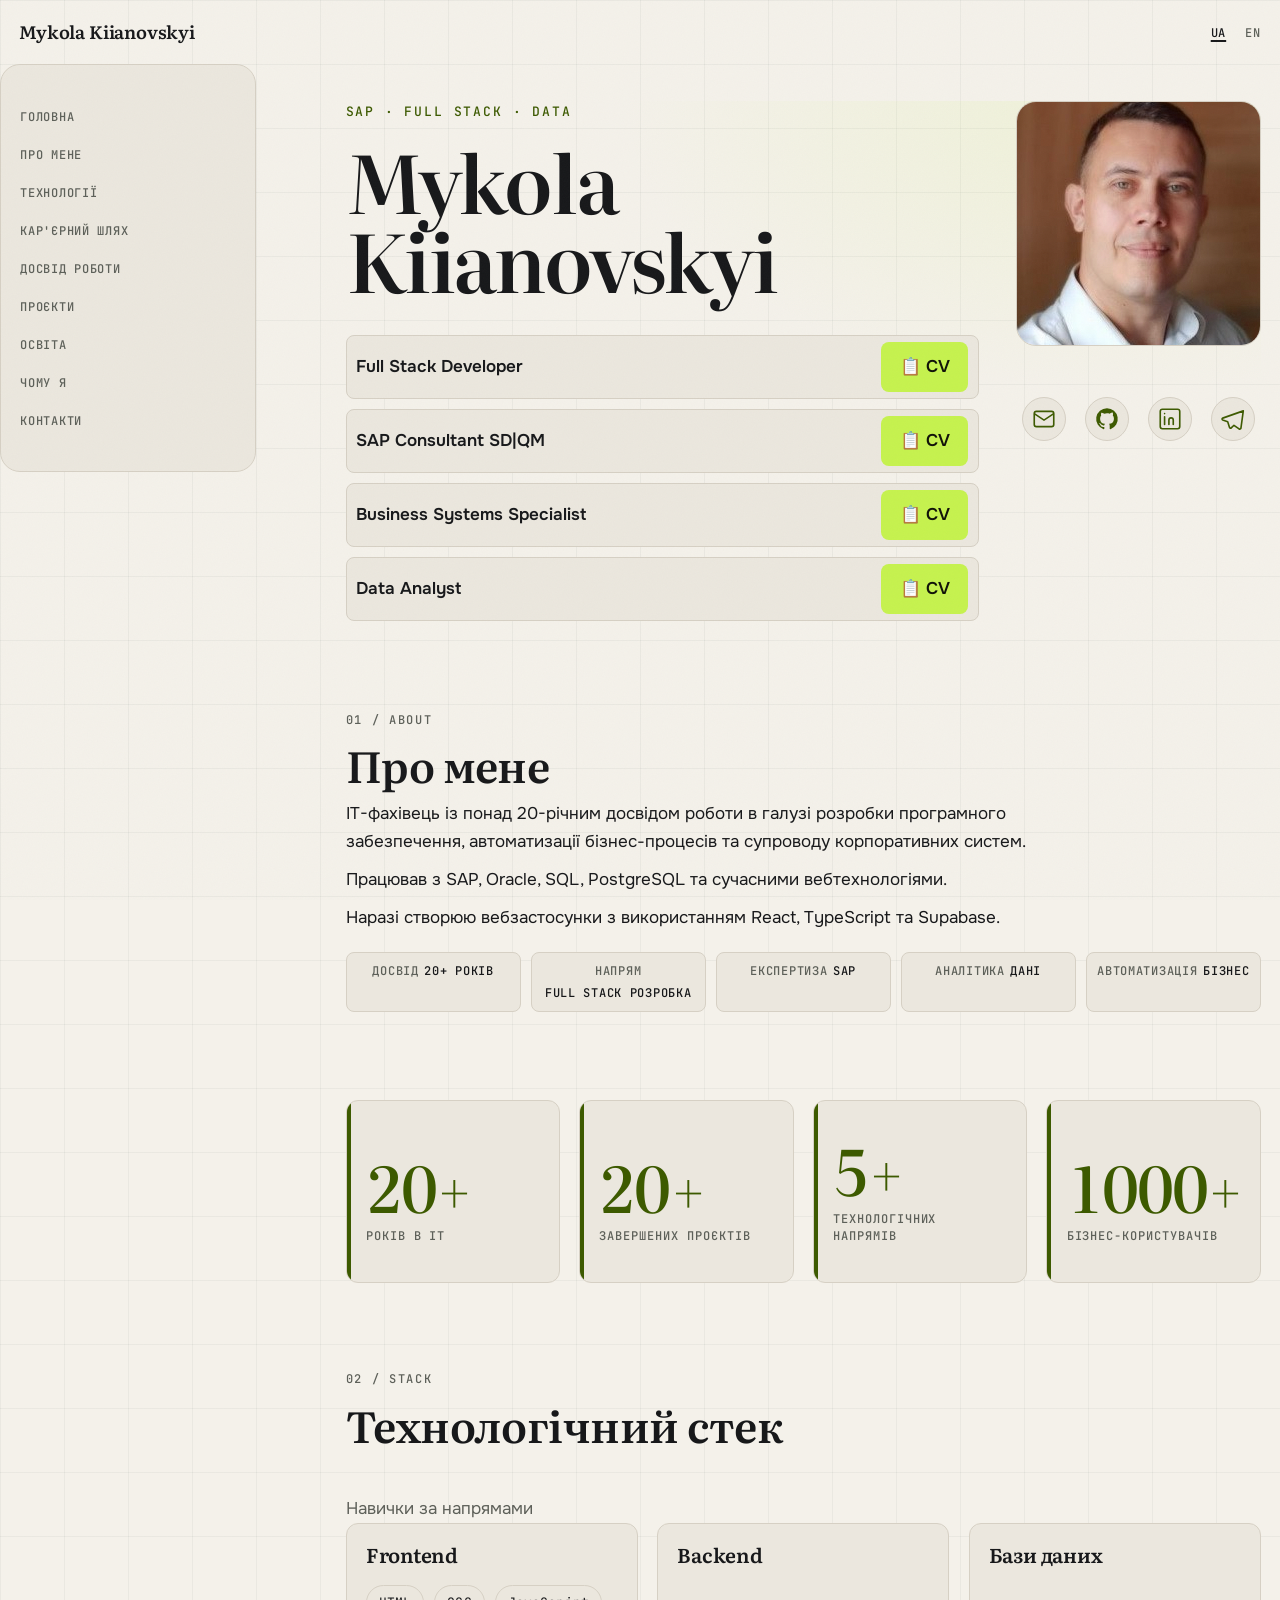
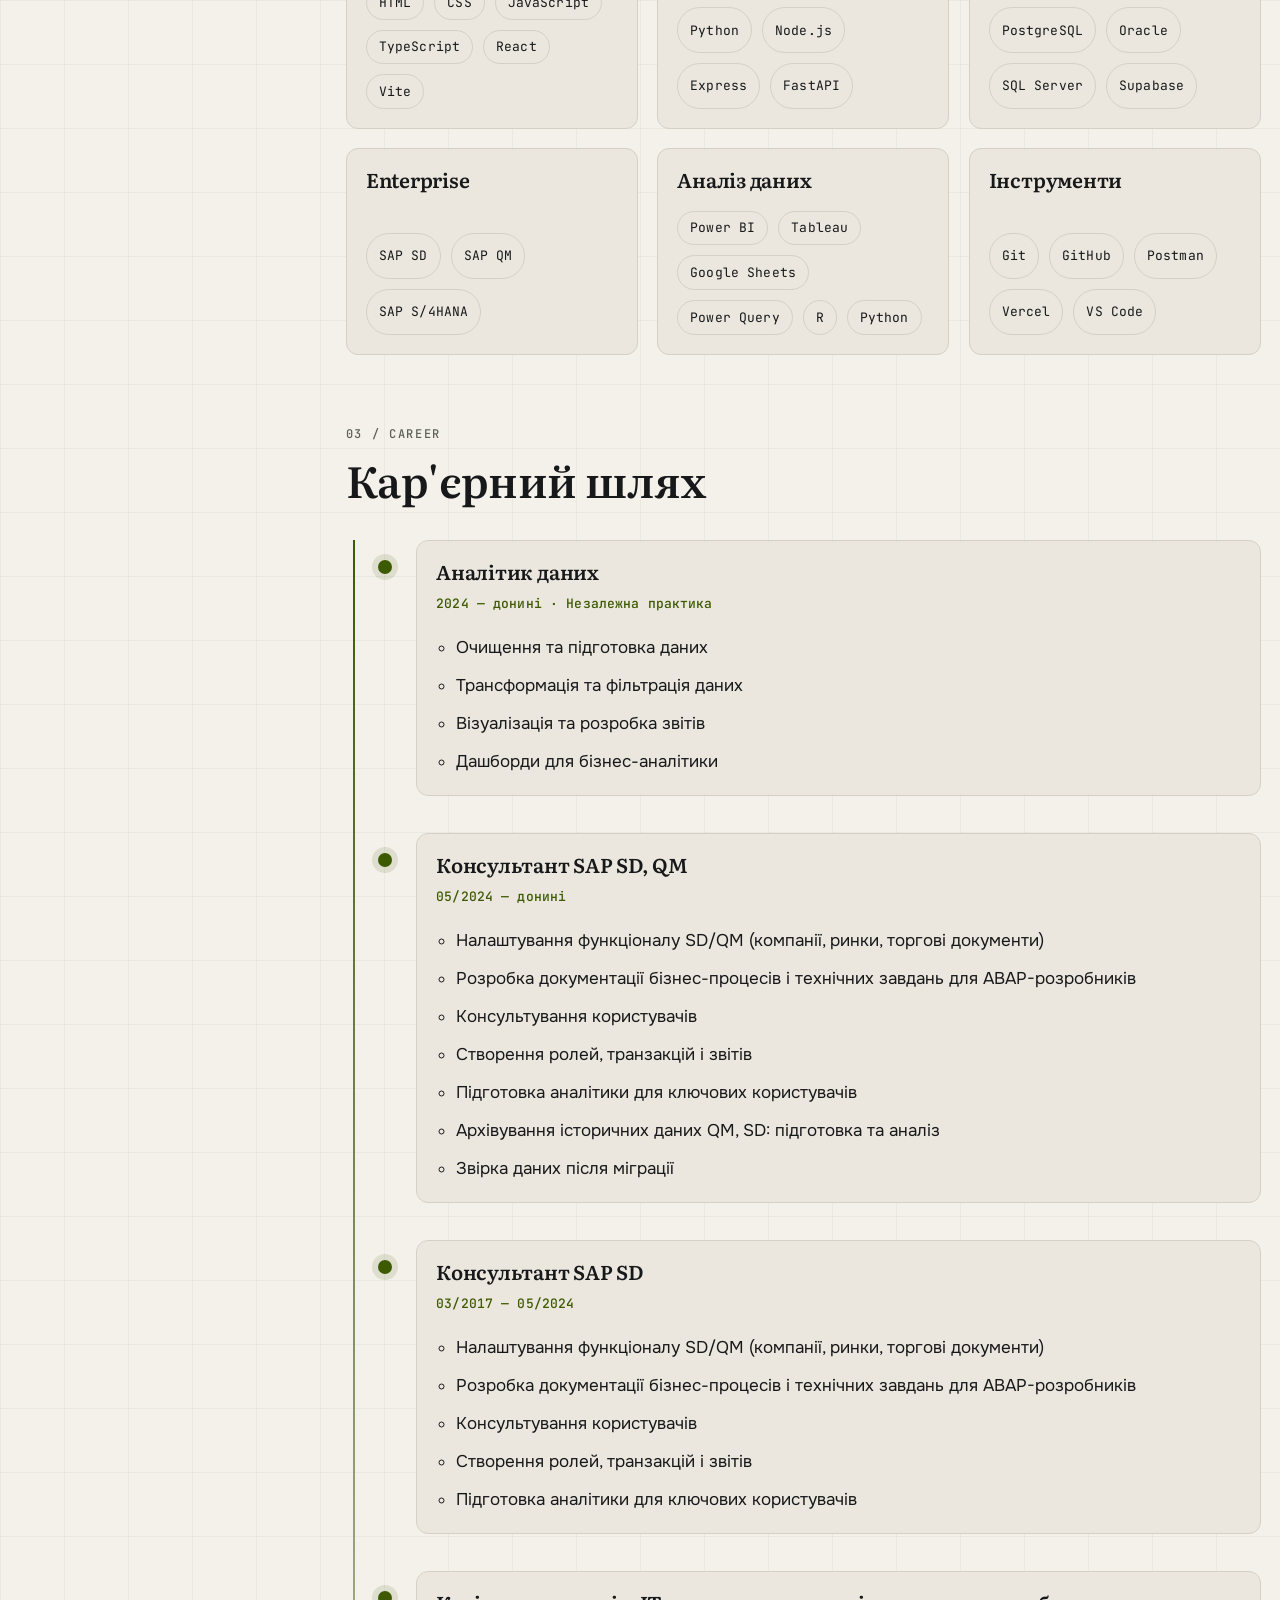
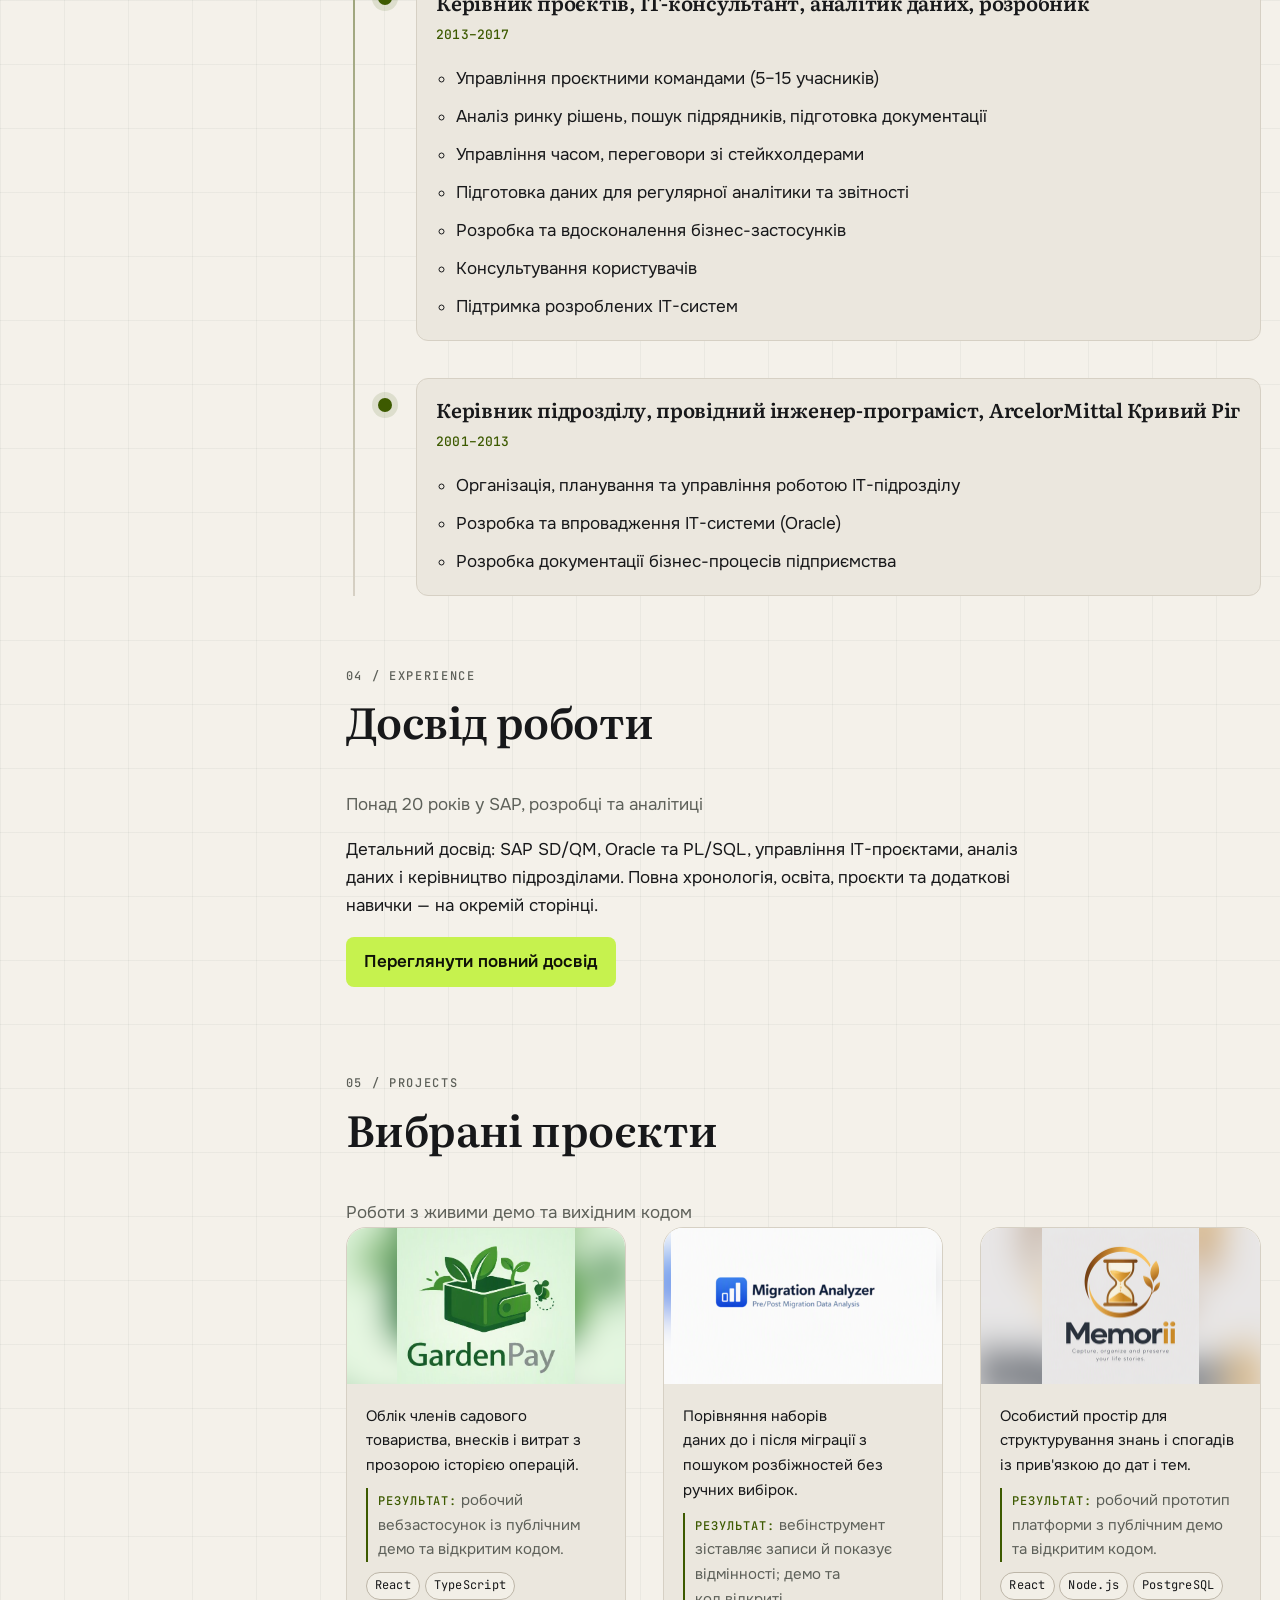
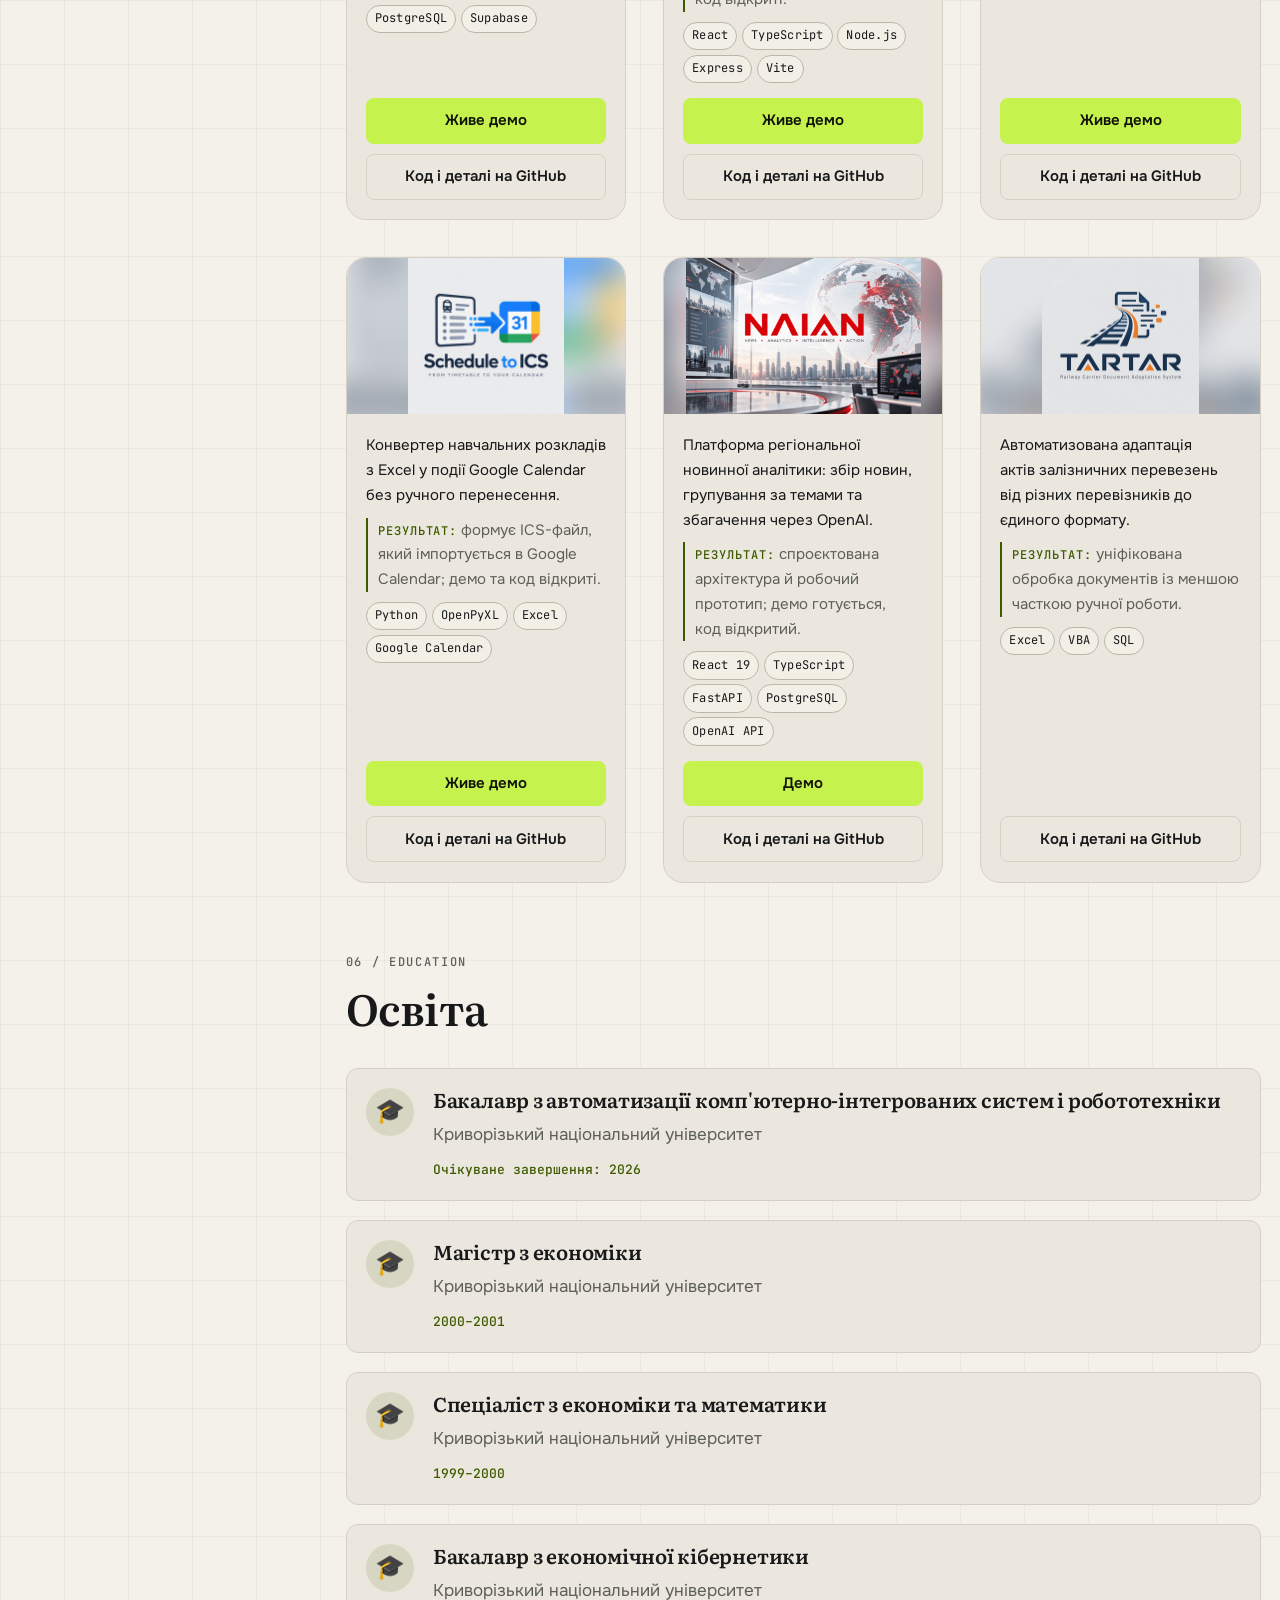
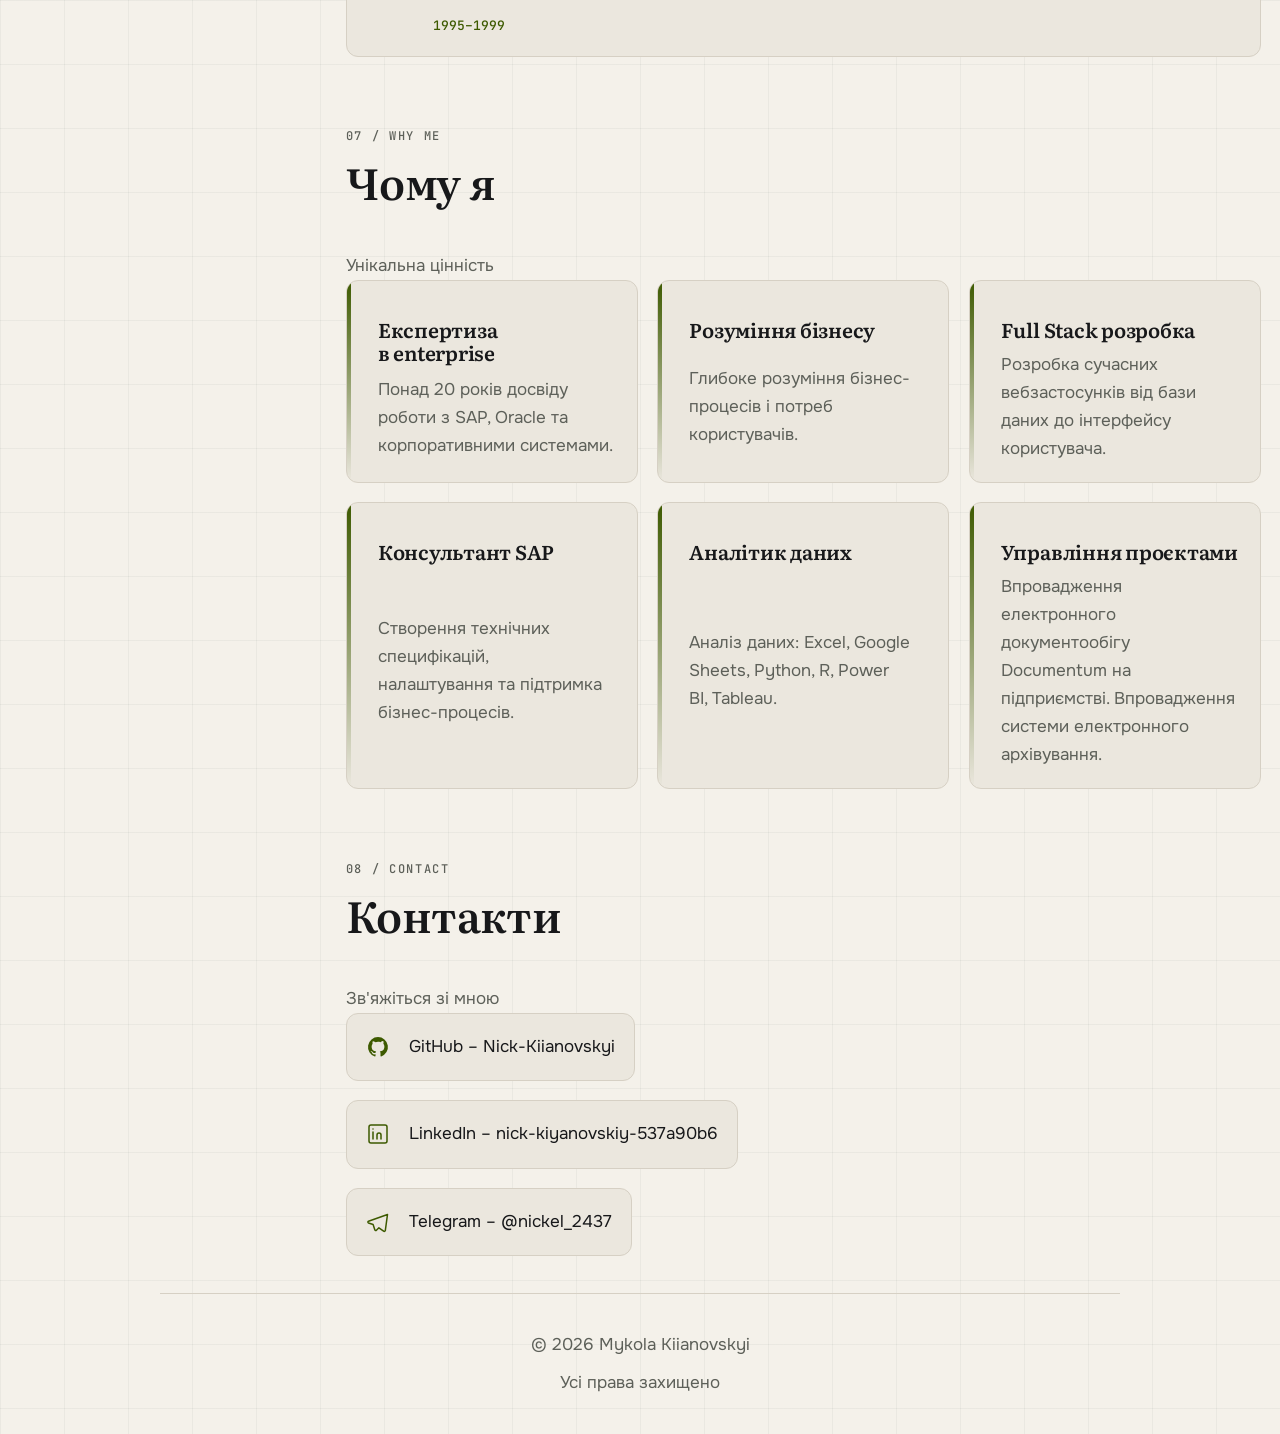
<file: index.html>
<!doctype html>
<html lang="uk" class="no-js">
  <head>
    <meta charset="UTF-8" />
    <script>
      document.documentElement.classList.replace("no-js", "js");
    </script>
    <meta name="viewport" content="width=device-width, initial-scale=1.0" />
    <meta name="color-scheme" content="light dark" />
    <title>Микола Кияновський — портфоліо</title>
    <meta
      name="description"
      content="Персональне портфоліо Миколи Кияновського: проєкти, навички, контакти."
    />
    <link rel="icon" href="favicon.ico" type="image/x-icon" />
    <link
      rel="preload"
      href="fonts/onest-cyrillic.woff2"
      as="font"
      type="font/woff2"
      crossorigin
    />
    <link
      rel="preload"
      href="fonts/literata-cyrillic.woff2"
      as="font"
      type="font/woff2"
      crossorigin
    />
    <link rel="stylesheet" href="css/style.css" media="all" />
    <link rel="stylesheet" href="css/print.css" media="print" />
    <link
      rel="canonical"
      href="https://nick-kiianovskyi.github.io/portfolio/"
    />
    <link
      rel="alternate"
      hreflang="uk"
      href="https://nick-kiianovskyi.github.io/portfolio/"
    />
    <link
      rel="alternate"
      hreflang="en"
      href="https://nick-kiianovskyi.github.io/portfolio/en/"
    />
    <link
      rel="alternate"
      hreflang="x-default"
      href="https://nick-kiianovskyi.github.io/portfolio/"
    />
    <meta property="og:type" content="website" />
    <meta property="og:site_name" content="Mykola Kiianovskyi" />
    <meta property="og:title" content="Микола Кияновський — портфоліо" />
    <meta
      property="og:description"
      content="Персональне портфоліо Миколи Кияновського: проєкти, навички, контакти."
    />
    <meta
      property="og:url"
      content="https://nick-kiianovskyi.github.io/portfolio/"
    />
    <meta
      property="og:image"
      content="https://nick-kiianovskyi.github.io/portfolio/images/og-cover.png"
    />
    <meta property="og:image:width" content="1200" />
    <meta property="og:image:height" content="630" />
    <meta property="og:locale" content="uk_UA" />
    <meta property="og:locale:alternate" content="en_US" />
    <meta name="twitter:card" content="summary_large_image" />
    <meta name="twitter:title" content="Микола Кияновський — портфоліо" />
    <meta
      name="twitter:description"
      content="Персональне портфоліо Миколи Кияновського: проєкти, навички, контакти."
    />
    <meta
      name="twitter:image"
      content="https://nick-kiianovskyi.github.io/portfolio/images/og-cover.png"
    />
    <meta
      name="theme-color"
      content="#0e1014"
      media="(prefers-color-scheme: dark)"
    />
    <meta
      name="theme-color"
      content="#f4f1ea"
      media="(prefers-color-scheme: light)"
    />
    <script type="application/ld+json">
      {
        "@context": "https://schema.org",
        "@type": "Person",
        "@id": "https://nick-kiianovskyi.github.io/portfolio/#person",
        "name": "Микола Кияновський",
        "alternateName": "Mykola Kiianovskyi",
        "url": "https://nick-kiianovskyi.github.io/portfolio/",
        "image": "https://nick-kiianovskyi.github.io/portfolio/images/foto1.jpg",
        "jobTitle": "Full Stack Developer, SAP Consultant, Data Analyst",
        "email": "mailto:k.creideiki@gmail.com",
        "sameAs": [
          "https://github.com/Nick-Kiianovskyi",
          "https://www.linkedin.com/in/nick-kiyanovskiy-537a90b6",
          "https://t.me/nickel_2437"
        ],
        "knowsLanguage": ["uk", "en", "ru", "fr"],
        "knowsAbout": [
          "SAP SD",
          "SAP QM",
          "Oracle",
          "PL/SQL",
          "React",
          "TypeScript",
          "Python",
          "Data analysis"
        ]
      }
    </script>
    <script type="application/ld+json">
      {
        "@context": "https://schema.org",
        "@type": "ProfilePage",
        "@id": "https://nick-kiianovskyi.github.io/portfolio/#profile",
        "url": "https://nick-kiianovskyi.github.io/portfolio/",
        "name": "Микола Кияновський — портфоліо",
        "inLanguage": "uk",
        "mainEntity": {
          "@id": "https://nick-kiianovskyi.github.io/portfolio/#person"
        }
      }
    </script>
    <script type="application/ld+json">
      {
        "@context": "https://schema.org",
        "@type": "ItemList",
        "name": "Вибрані проєкти",
        "itemListOrder": "https://schema.org/ItemListOrderAscending",
        "numberOfItems": 6,
        "itemListElement": [
          {
            "@type": "ListItem",
            "position": 1,
            "item": {
              "@type": "SoftwareApplication",
              "name": "GardenPay",
              "applicationCategory": "BusinessApplication",
              "operatingSystem": "Web",
              "description": "Система обліку садового товариства.",
              "url": "https://garden-pay-seven.vercel.app/",
              "codeRepository": "https://github.com/Nick-Kiianovskyi/GardenPay"
            }
          },
          {
            "@type": "ListItem",
            "position": 2,
            "item": {
              "@type": "SoftwareApplication",
              "name": "Migration-Data-Analyzer",
              "applicationCategory": "DeveloperApplication",
              "operatingSystem": "Web",
              "description": "Вебзастосунок для порівняння наборів даних до і після міграції.",
              "url": "https://migrato-five.vercel.app/",
              "codeRepository": "https://github.com/Nick-Kiianovskyi/Migration-Data-Analyzer"
            }
          },
          {
            "@type": "ListItem",
            "position": 3,
            "item": {
              "@type": "SoftwareApplication",
              "name": "Memorii",
              "applicationCategory": "ProductivityApplication",
              "operatingSystem": "Web",
              "description": "Платформа для зберігання особистих знань і спогадів.",
              "url": "https://memorii-gamma.vercel.app/",
              "codeRepository": "https://github.com/Nick-Kiianovskyi/memorii"
            }
          },
          {
            "@type": "ListItem",
            "position": 4,
            "item": {
              "@type": "SoftwareApplication",
              "name": "Schedule To ICS",
              "applicationCategory": "ProductivityApplication",
              "operatingSystem": "Web",
              "description": "Конвертер навчальних розкладів з Excel у Google Calendar.",
              "url": "https://conv-schedule.vercel.app/",
              "codeRepository": "https://github.com/Nick-Kiianovskyi/Conv_schedule"
            }
          },
          {
            "@type": "ListItem",
            "position": 5,
            "item": {
              "@type": "SoftwareApplication",
              "name": "NAIAN",
              "applicationCategory": "NewsApplication",
              "operatingSystem": "Web",
              "description": "Платформа регіональної новинної аналітики.",
              "url": "https://github.com/Nick-Kiianovskyi/NAIAN",
              "codeRepository": "https://github.com/Nick-Kiianovskyi/NAIAN"
            }
          },
          {
            "@type": "ListItem",
            "position": 6,
            "item": {
              "@type": "SoftwareApplication",
              "name": "Railway Carrier Document Adaptation System",
              "applicationCategory": "BusinessApplication",
              "operatingSystem": "Web",
              "description": "Автоматизована адаптація актів залізничних перевезень.",
              "url": "https://github.com/Nick-Kiianovskyi/tartar",
              "codeRepository": "https://github.com/Nick-Kiianovskyi/tartar"
            }
          }
        ]
      }
    </script>
    <script src="js/site.js" defer></script>
    <style>
      .project-media::before {
        content: "";
        position: absolute;
        inset: -60px;
        z-index: 0;
        background-image: var(--project-bg);
        background-position: center;
        background-size: cover;
        background-repeat: no-repeat;
        filter: blur(18px);
      }

      .project-media img {
        z-index: 1;
      }
    </style>
  </head>
  <body class="page-home">
    <a class="skip-link" href="#main-content">Перейти до змісту</a>
    <header class="site-header">
      <div class="header-inner">
        <a class="site-logo" href="index.html">Mykola Kiianovskyi</a>
        <button
          class="nav-toggle"
          type="button"
          aria-expanded="false"
          aria-controls="header-menu"
        >
          <span class="visually-hidden">Меню</span>
          <span class="nav-toggle-icon" aria-hidden="true"></span>
        </button>
        <div class="header-menu" id="header-menu">
          <nav class="site-nav" aria-label="Навігація розділами">
            <ul>
              <li><a href="#home">Головна</a></li>
              <li><a href="#about">Про мене</a></li>
              <li><a href="#stack">Технології</a></li>
              <li><a href="#timeline">Кар'єрний шлях</a></li>
              <li><a href="#work_experience">Досвід роботи</a></li>
              <li><a href="#projects">Проєкти</a></li>
              <li><a href="#education">Освіта</a></li>
              <li><a href="#why">Чому я</a></li>
              <li><a href="#contact">Контакти</a></li>
            </ul>
          </nav>
        </div>
        <nav class="lang-nav" aria-label="Вибір мови">
          <ul>
            <li>
              <a href="index.html" hreflang="uk" aria-current="true">UA</a>
            </li>
            <li><a href="en/index.html" hreflang="en">EN</a></li>
          </ul>
        </nav>
      </div>
    </header>

    <div class="page-layout">
      <aside class="sidebar">
        <nav class="side-nav" aria-label="Навігація розділами">
          <ul>
            <li><a href="#home">Головна</a></li>
            <li><a href="#about">Про мене</a></li>
            <li><a href="#stack">Технології</a></li>
            <li><a href="#timeline">Кар'єрний шлях</a></li>
            <li><a href="#work_experience">Досвід роботи</a></li>
            <li><a href="#projects">Проєкти</a></li>
            <li><a href="#education">Освіта</a></li>
            <li><a href="#why">Чому я</a></li>
            <li><a href="#contact">Контакти</a></li>
          </ul>
        </nav>
      </aside>

      <main id="main-content" tabindex="-1">
        <section class="hero" id="home" aria-labelledby="hero-heading">
          <div class="hero-body">
            <p class="hero-kicker">SAP · Full Stack · Data</p>
            <h1 id="hero-heading" class="hero-name">Mykola Kiianovskyi</h1>
            <ul class="hero-positions">
              <li class="hero-position">
                <span class="hero-position-title" lang="en"
                  >Full Stack Developer</span
                >
                <a
                  class="btn btn-cv"
                  href="files/cv_fullstack_kiianovskyi.pdf"
                  download
                  >📋 CV</a
                >
              </li>
              <li class="hero-position">
                <span class="hero-position-title" lang="en"
                  >SAP Consultant SD|QM</span
                >
                <a
                  class="btn btn-cv"
                  href="files/cv_SAP_SD_consultant.pdf"
                  download
                  >📋 CV</a
                >
              </li>
              <li class="hero-position">
                <span class="hero-position-title" lang="en"
                  >Business Systems Specialist</span
                >
                <a
                  class="btn btn-cv"
                  href="../files/cv_Business_Systems_Specialist_Kiianovskyi.pdf"
                  download
                  >📋 CV</a
                >
              </li>
              <li class="hero-position">
                <span class="hero-position-title" lang="en">Data Analyst</span>
                <a
                  class="btn btn-cv"
                  href="../files/cv_Senior Data Analyst_Kiianovskyi.pdf"
                  download
                  >📋 CV</a
                >
              </li>
            </ul>
          </div>
          <div class="hero-media-wrap">
            <figure class="hero-media">
              <img
                class="hero-photo"
                src="images/foto1.jpg"
                alt="Професійне фото Миколи Кияновського"
                width="480"
                height="480"
              />
            </figure>
            <div class="hero-contacts">
              <ul class="contact-list contact-list--icons">
                <li class="contact-item">
                  <a
                    class="contact-icon-link"
                    href="mailto:k.creideiki@gmail.com"
                    aria-label="Email"
                    ><svg
                      class="contact-icon"
                      width="26"
                      height="26"
                      viewBox="0 0 24 24"
                    >
                      <rect
                        x="3"
                        y="5"
                        width="18"
                        height="14"
                        rx="2"
                        fill="none"
                        stroke="currentColor"
                        stroke-width="1.5"
                      />
                      <path
                        d="M3 7l9 6 9-6"
                        fill="none"
                        stroke="currentColor"
                        stroke-width="1.5"
                      /></svg
                  ></a>
                </li>
                <li class="contact-item">
                  <a
                    class="contact-icon-link"
                    href="https://github.com/Nick-Kiianovskyi"
                    target="_blank"
                    rel="noopener"
                    aria-label="GitHub"
                    ><svg
                      class="contact-icon"
                      width="26"
                      height="26"
                      viewBox="0 0 24 24"
                    >
                      <path
                        d="M12 2a10 10 0 0 0-3.16 19.49c.5.09.68-.22.68-.48v-1.7c-2.78.6-3.37-1.34-3.37-1.34-.45-1.15-1.1-1.46-1.1-1.46-.9-.62.07-.6.07-.6 1 .07 1.53 1.03 1.53 1.03.9 1.52 2.34 1.08 2.91.83.09-.65.35-1.08.63-1.33-2.22-.25-4.55-1.11-4.55-4.94 0-1.09.39-1.98 1.03-2.68-.1-.25-.45-1.27.1-2.64 0 0 .84-.27 2.75 1.02A9.56 9.56 0 0 1 12 6.8c.85 0 1.71.11 2.51.33 1.91-1.29 2.75-1.02 2.75-1.02.55 1.37.2 2.39.1 2.64.64.7 1.03 1.59 1.03 2.68 0 3.84-2.34 4.69-4.57 4.94.36.31.68.92.68 1.85v2.75c0 .27.18.58.69.48A10 10 0 0 0 12 2z"
                        fill="currentColor"
                      /></svg
                  ></a>
                </li>
                <li class="contact-item">
                  <a
                    class="contact-icon-link"
                    href="https://www.linkedin.com/in/nick-kiyanovskiy-537a90b6"
                    target="_blank"
                    rel="noopener"
                    aria-label="LinkedIn"
                    ><svg
                      class="contact-icon"
                      width="26"
                      height="26"
                      viewBox="0 0 24 24"
                    >
                      <rect
                        x="3"
                        y="3"
                        width="18"
                        height="18"
                        rx="2"
                        fill="none"
                        stroke="currentColor"
                        stroke-width="1.5"
                      />
                      <path
                        d="M7 10v7M7 7v.01M11 17v-4a2 2 0 1 1 4 0v4"
                        fill="none"
                        stroke="currentColor"
                        stroke-width="1.5"
                        stroke-linecap="round"
                      /></svg
                  ></a>
                </li>
                <li class="contact-item">
                  <a
                    class="contact-icon-link"
                    href="https://t.me/nickel_2437"
                    target="_blank"
                    rel="noopener"
                    aria-label="Telegram"
                    ><svg
                      class="contact-icon"
                      width="26"
                      height="26"
                      viewBox="0 0 24 24"
                    >
                      <path
                        d="M21.5 4.5L2.5 11.2c-.8.3-.8 1.5 0 1.8l4.6 1.5 1.7 5.3c.2.7 1.1.9 1.6.4l2.5-2.4 4.7 3.4c.6.4 1.5.1 1.7-.6L21.5 4.5z"
                        fill="none"
                        stroke="currentColor"
                        stroke-width="1.5"
                        stroke-linejoin="round"
                      /></svg
                  ></a>
                </li>
              </ul>
            </div>
          </div>
        </section>

        <section class="about" id="about" aria-labelledby="about-heading">
          <p class="section-label" aria-hidden="true">01 / ABOUT</p>
          <h2 id="about-heading">Про мене</h2>
          <p>
            IT-фахівець із понад 20-річним досвідом роботи в галузі розробки
            програмного забезпечення, автоматизації бізнес-процесів та супроводу
            корпоративних систем.
          </p>
          <p>
            Працював з SAP, Oracle, SQL, PostgreSQL та сучасними
            вебтехнологіями.
          </p>
          <p>
            Наразі створюю вебзастосунки з використанням React, TypeScript та
            Supabase.
          </p>
          <dl class="about-facts">
            <div class="about-fact">
              <dt>Досвід</dt>
              <dd>20+ років</dd>
            </div>
            <div class="about-fact">
              <dt>Напрям</dt>
              <dd>Full Stack розробка</dd>
            </div>
            <div class="about-fact">
              <dt>Експертиза</dt>
              <dd>SAP</dd>
            </div>
            <div class="about-fact">
              <dt>Аналітика</dt>
              <dd>Дані</dd>
            </div>
            <div class="about-fact">
              <dt>Автоматизація</dt>
              <dd>Бізнес</dd>
            </div>
          </dl>
        </section>

        <section class="statistics" aria-labelledby="stats-heading">
          <h2 id="stats-heading" class="visually-hidden">Статистика</h2>
          <dl class="stats-grid">
            <div class="stat-card">
              <dt class="stat-label">Років в IT</dt>
              <dd class="stat-value">20+</dd>
            </div>
            <div class="stat-card">
              <dt class="stat-label">Завершених проєктів</dt>
              <dd class="stat-value">20+</dd>
            </div>
            <div class="stat-card">
              <dt class="stat-label">Технологічних напрямів</dt>
              <dd class="stat-value">5+</dd>
            </div>
            <div class="stat-card">
              <dt class="stat-label">Бізнес-користувачів</dt>
              <dd class="stat-value">1000+</dd>
            </div>
          </dl>
        </section>

        <section class="stack" id="stack" aria-labelledby="stack-heading">
          <header class="section-header">
            <p class="section-label" aria-hidden="true">02 / STACK</p>
            <h2 id="stack-heading">Технологічний стек</h2>
            <p class="section-subtitle">Навички за напрямами</p>
          </header>
          <div class="stack-grid">
            <article class="stack-group">
              <h3>Frontend</h3>
              <ul class="tag-list">
                <li class="tag">HTML</li>
                <li class="tag">CSS</li>
                <li class="tag">JavaScript</li>
                <li class="tag">TypeScript</li>
                <li class="tag">React</li>
                <li class="tag">Vite</li>
              </ul>
            </article>
            <article class="stack-group">
              <h3>Backend</h3>
              <ul class="tag-list">
                <li class="tag">Python</li>
                <li class="tag">Node.js</li>
                <li class="tag">Express</li>
                <li class="tag">FastAPI</li>
              </ul>
            </article>
            <article class="stack-group">
              <h3>Бази даних</h3>
              <ul class="tag-list">
                <li class="tag">PostgreSQL</li>
                <li class="tag">Oracle</li>
                <li class="tag">SQL Server</li>
                <li class="tag">Supabase</li>
              </ul>
            </article>
            <article class="stack-group">
              <h3>Enterprise</h3>
              <ul class="tag-list">
                <li class="tag">SAP SD</li>
                <li class="tag">SAP QM</li>
                <li class="tag">SAP S/4HANA</li>
              </ul>
            </article>
            <article class="stack-group">
              <h3>Аналіз даних</h3>
              <ul class="tag-list">
                <li class="tag">Power BI</li>
                <li class="tag">Tableau</li>
                <li class="tag">Google Sheets</li>
                <li class="tag">Power Query</li>
                <li class="tag">R</li>
                <li class="tag">Python</li>
              </ul>
            </article>
            <article class="stack-group">
              <h3>Інструменти</h3>
              <ul class="tag-list">
                <li class="tag">Git</li>
                <li class="tag">GitHub</li>
                <li class="tag">Postman</li>
                <li class="tag">Vercel</li>
                <li class="tag">VS Code</li>
              </ul>
            </article>
          </div>
        </section>

        <section
          class="timeline-section"
          id="timeline"
          aria-labelledby="timeline-heading"
        >
          <header class="section-header">
            <p class="section-label" aria-hidden="true">03 / CAREER</p>
            <h2 id="timeline-heading">Кар'єрний шлях</h2>
          </header>
          <ol class="timeline">
            <li class="timeline-item">
              <div class="timeline-marker"></div>
              <article class="timeline-card">
                <header class="timeline-card-header">
                  <h3>Аналітик даних</h3>
                  <p class="timeline-period">
                    <time datetime="2024">2024</time> — донині · Незалежна
                    практика
                  </p>
                </header>
                <ul class="timeline-list">
                  <li>Очищення та підготовка даних</li>
                  <li>Трансформація та фільтрація даних</li>
                  <li>Візуалізація та розробка звітів</li>
                  <li>Дашборди для бізнес-аналітики</li>
                </ul>
              </article>
            </li>
            <li class="timeline-item">
              <div class="timeline-marker"></div>
              <article class="timeline-card">
                <header class="timeline-card-header">
                  <h3>Консультант SAP SD, QM</h3>
                  <p class="timeline-period">
                    <time datetime="2024-05">05/2024</time> — донині
                  </p>
                </header>
                <ul class="timeline-list">
                  <li>
                    Налаштування функціоналу SD/QM (компанії, ринки, торгові
                    документи)
                  </li>
                  <li>
                    Розробка документації бізнес-процесів і технічних завдань
                    для ABAP-розробників
                  </li>
                  <li>Консультування користувачів</li>
                  <li>Створення ролей, транзакцій і звітів</li>
                  <li>Підготовка аналітики для ключових користувачів</li>
                  <li>
                    Архівування історичних даних QM, SD: підготовка та аналіз
                  </li>
                  <li>Звірка даних після міграції</li>
                </ul>
              </article>
            </li>
            <li class="timeline-item">
              <div class="timeline-marker"></div>
              <article class="timeline-card">
                <header class="timeline-card-header">
                  <h3>Консультант SAP SD</h3>
                  <p class="timeline-period">
                    <time datetime="2017-03">03/2017</time> —
                    <time datetime="2024-05">05/2024</time>
                  </p>
                </header>
                <ul class="timeline-list">
                  <li>
                    Налаштування функціоналу SD/QM (компанії, ринки, торгові
                    документи)
                  </li>
                  <li>
                    Розробка документації бізнес-процесів і технічних завдань
                    для ABAP-розробників
                  </li>
                  <li>Консультування користувачів</li>
                  <li>Створення ролей, транзакцій і звітів</li>
                  <li>Підготовка аналітики для ключових користувачів</li>
                </ul>
              </article>
            </li>
            <li class="timeline-item">
              <div class="timeline-marker"></div>
              <article class="timeline-card">
                <header class="timeline-card-header">
                  <h3>
                    Керівник проєктів, IT-консультант, аналітик даних, розробник
                  </h3>
                  <p class="timeline-period">
                    <time datetime="2013">2013</time>–<time datetime="2017"
                      >2017</time
                    >
                  </p>
                </header>
                <ul class="timeline-list">
                  <li>Управління проєктними командами (5–15 учасників)</li>
                  <li>
                    Аналіз ринку рішень, пошук підрядників, підготовка
                    документації
                  </li>
                  <li>Управління часом, переговори зі стейкхолдерами</li>
                  <li>
                    Підготовка даних для регулярної аналітики та звітності
                  </li>
                  <li>Розробка та вдосконалення бізнес-застосунків</li>
                  <li>Консультування користувачів</li>
                  <li>Підтримка розроблених IT-систем</li>
                </ul>
              </article>
            </li>
            <li class="timeline-item">
              <div class="timeline-marker"></div>
              <article class="timeline-card">
                <header class="timeline-card-header">
                  <h3>
                    Керівник підрозділу, провідний інженер-програміст,
                    ArcelorMittal Кривий Ріг
                  </h3>
                  <p class="timeline-period">
                    <time datetime="2001">2001</time>–<time datetime="2013"
                      >2013</time
                    >
                  </p>
                </header>
                <ul class="timeline-list">
                  <li>
                    Організація, планування та управління роботою IT-підрозділу
                  </li>
                  <li>Розробка та впровадження IT-системи (Oracle)</li>
                  <li>Розробка документації бізнес-процесів підприємства</li>
                </ul>
              </article>
            </li>
          </ol>
        </section>

        <section
          class="work-experience"
          id="work_experience"
          aria-labelledby="work-experience-heading"
        >
          <header class="section-header">
            <p class="section-label" aria-hidden="true">04 / EXPERIENCE</p>
            <h2 id="work-experience-heading">Досвід роботи</h2>
            <p class="section-subtitle">
              Понад 20 років у SAP, розробці та аналітиці
            </p>
          </header>
          <p>
            Детальний досвід: SAP SD/QM, Oracle та PL/SQL, управління
            IT-проєктами, аналіз даних і керівництво підрозділами. Повна
            хронологія, освіта, проєкти та додаткові навички — на окремій
            сторінці.
          </p>
          <p>
            <a class="btn btn-primary" href="work_experience_UA.html"
              >Переглянути повний досвід</a
            >
          </p>
        </section>

        <section
          class="featured"
          id="projects"
          aria-labelledby="featured-heading"
        >
          <header class="section-header">
            <p class="section-label" aria-hidden="true">05 / PROJECTS</p>
            <h2 id="featured-heading">Вибрані проєкти</h2>
            <p class="section-subtitle">
              Роботи з живими демо та вихідним кодом
            </p>
          </header>
          <div class="projects-grid">
            <article
              class="project-card"
              aria-labelledby="project-gardenpay-title"
            >
              <figure
                class="project-media"
                style="--project-bg: url(&quot;images/GP1.jpg&quot;)"
              >
                <img
                  src="images/GP1.jpg"
                  alt="Прев'ю проєкту GardenPay"
                  width="640"
                  height="360"
                  loading="lazy"
                  decoding="async"
                  style="object-fit: contain; transform: none"
                />
              </figure>
              <div class="project-body">
                <h3 class="visually-hidden" id="project-gardenpay-title">
                  GardenPay
                </h3>
                <p class="project-desc">
                  Облік членів садового товариства, внесків і витрат з прозорою
                  історією операцій.
                </p>
                <p class="project-result">
                  <span class="project-result-label">Результат:</span>
                  робочий вебзастосунок із публічним демо та відкритим кодом.
                </p>
                <ul class="project-tags">
                  <li class="project-tag">React</li>
                  <li class="project-tag">TypeScript</li>
                  <li class="project-tag">PostgreSQL</li>
                  <li class="project-tag">Supabase</li>
                </ul>
                <div class="project-actions">
                  <a
                    class="btn btn-primary"
                    href="https://garden-pay-seven.vercel.app/"
                    target="_blank"
                    rel="noopener"
                    >Живе демо</a
                  >
                  <a
                    class="btn btn-secondary"
                    href="https://github.com/Nick-Kiianovskyi/GardenPay"
                    target="_blank"
                    rel="noopener"
                    >Код і деталі на GitHub</a
                  >
                </div>
              </div>
            </article>

            <article
              class="project-card"
              aria-labelledby="project-migration-title"
            >
              <figure
                class="project-media"
                style="--project-bg: url(&quot;images/MA2.png&quot;)"
              >
                <img
                  src="images/MA2.png"
                  alt="Прев'ю проєкту Migration-Data-Analyzer"
                  width="640"
                  height="360"
                  loading="lazy"
                  decoding="async"
                  style="object-fit: contain; transform: none"
                />
              </figure>
              <div class="project-body">
                <h3 class="visually-hidden" id="project-migration-title">
                  Migration-Data-Analyzer
                </h3>
                <p class="project-desc">
                  Порівняння наборів даних до і після міграції з пошуком
                  розбіжностей без ручних вибірок.
                </p>
                <p class="project-result">
                  <span class="project-result-label">Результат:</span>
                  вебінструмент зіставляє записи й показує відмінності; демо та
                  код відкриті.
                </p>
                <ul class="project-tags">
                  <li class="project-tag">React</li>
                  <li class="project-tag">TypeScript</li>
                  <li class="project-tag">Node.js</li>
                  <li class="project-tag">Express</li>
                  <li class="project-tag">Vite</li>
                </ul>
                <div class="project-actions">
                  <a
                    class="btn btn-primary"
                    href="https://migrato-five.vercel.app/"
                    target="_blank"
                    rel="noopener"
                    >Живе демо</a
                  >
                  <a
                    class="btn btn-secondary"
                    href="https://github.com/Nick-Kiianovskyi/Migration-Data-Analyzer"
                    target="_blank"
                    rel="noopener"
                    >Код і деталі на GitHub</a
                  >
                </div>
              </div>
            </article>

            <article
              class="project-card"
              aria-labelledby="project-memorii-title"
            >
              <figure
                class="project-media"
                style="--project-bg: url(&quot;images/memorii1.png&quot;)"
              >
                <img
                  src="images/memorii1.png"
                  alt="Прев'ю проєкту Memorii"
                  width="640"
                  height="360"
                  loading="lazy"
                  decoding="async"
                  style="object-fit: contain; transform: none"
                />
              </figure>
              <div class="project-body">
                <h3 class="visually-hidden" id="project-memorii-title">
                  Memorii
                </h3>
                <p class="project-desc">
                  Особистий простір для структурування знань і спогадів із
                  прив'язкою до дат і тем.
                </p>
                <p class="project-result">
                  <span class="project-result-label">Результат:</span>
                  робочий прототип платформи з публічним демо та відкритим
                  кодом.
                </p>
                <ul class="project-tags">
                  <li class="project-tag">React</li>
                  <li class="project-tag">Node.js</li>
                  <li class="project-tag">PostgreSQL</li>
                </ul>
                <div class="project-actions">
                  <a
                    class="btn btn-primary"
                    href="https://memorii-gamma.vercel.app/"
                    target="_blank"
                    rel="noopener"
                    >Живе демо</a
                  >
                  <a
                    class="btn btn-secondary"
                    href="https://github.com/Nick-Kiianovskyi/memorii"
                    target="_blank"
                    rel="noopener"
                    >Код і деталі на GitHub</a
                  >
                </div>
              </div>
            </article>

            <article
              class="project-card"
              aria-labelledby="project-schedule-ics-title"
            >
              <figure
                class="project-media"
                style="--project-bg: url(&quot;images/Conv_ICS1.png&quot;)"
              >
                <img
                  src="images/Conv_ICS1.png"
                  alt="Прев'ю проєкту Schedule To ICS"
                  width="640"
                  height="360"
                  loading="lazy"
                  decoding="async"
                  style="object-fit: contain; transform: none"
                />
              </figure>
              <div class="project-body">
                <h3 class="visually-hidden" id="project-schedule-ics-title">
                  Schedule To ICS
                </h3>
                <p class="project-desc">
                  Конвертер навчальних розкладів з Excel у події Google Calendar
                  без ручного перенесення.
                </p>
                <p class="project-result">
                  <span class="project-result-label">Результат:</span>
                  формує ICS-файл, який імпортується в Google Calendar; демо та
                  код відкриті.
                </p>
                <ul class="project-tags">
                  <li class="project-tag">Python</li>
                  <li class="project-tag">OpenPyXL</li>
                  <li class="project-tag">Excel</li>
                  <li class="project-tag">Google Calendar</li>
                </ul>
                <div class="project-actions">
                  <a
                    class="btn btn-primary"
                    href="https://conv-schedule.vercel.app/"
                    target="_blank"
                    rel="noopener"
                    >Живе демо</a
                  >
                  <a
                    class="btn btn-secondary"
                    href="https://github.com/Nick-Kiianovskyi/Conv_schedule"
                    target="_blank"
                    rel="noopener"
                    >Код і деталі на GitHub</a
                  >
                </div>
              </div>
            </article>

            <article class="project-card" aria-labelledby="project-naian-title">
              <figure
                class="project-media"
                style="--project-bg: url(&quot;images/Designer0.png&quot;)"
              >
                <img
                  src="images/Designer0.png"
                  alt="Прев'ю проєкту NAIAN"
                  width="640"
                  height="360"
                  loading="lazy"
                  decoding="async"
                  style="object-fit: contain; transform: none"
                />
              </figure>
              <div class="project-body">
                <h3 class="visually-hidden" id="project-naian-title">NAIAN</h3>
                <p class="project-desc">
                  Платформа регіональної новинної аналітики: збір новин,
                  групування за темами та збагачення через OpenAI.
                </p>
                <p class="project-result">
                  <span class="project-result-label">Результат:</span>
                  спроєктована архітектура й робочий прототип; демо готується,
                  код відкритий.
                </p>
                <ul class="project-tags">
                  <li class="project-tag">React 19</li>
                  <li class="project-tag">TypeScript</li>
                  <li class="project-tag">FastAPI</li>
                  <li class="project-tag">PostgreSQL</li>
                  <li class="project-tag">OpenAI API</li>
                </ul>
                <div class="project-actions">
                  <button
                    class="btn btn-primary"
                    type="button"
                    data-dialog-open="naian-coming-soon"
                  >
                    Демо
                  </button>
                  <a
                    class="btn btn-secondary"
                    href="https://github.com/Nick-Kiianovskyi/NAIAN"
                    target="_blank"
                    rel="noopener"
                    >Код і деталі на GitHub</a
                  >
                </div>
              </div>
            </article>

            <article
              class="project-card"
              aria-labelledby="project-railway-title"
            >
              <figure
                class="project-media"
                style="--project-bg: url(&quot;images/tartar0.png&quot;)"
              >
                <img
                  src="images/tartar0.png"
                  alt="Прев'ю проєкту системи адаптації залізничних документів"
                  width="640"
                  height="360"
                  loading="lazy"
                  decoding="async"
                  style="object-fit: contain; transform: none"
                />
              </figure>
              <div class="project-body">
                <h3 class="visually-hidden" id="project-railway-title">
                  Railway Carrier Document Adaptation System
                </h3>
                <p class="project-desc">
                  Автоматизована адаптація актів залізничних перевезень від
                  різних перевізників до єдиного формату.
                </p>
                <p class="project-result">
                  <span class="project-result-label">Результат:</span>
                  уніфікована обробка документів із меншою часткою ручної
                  роботи.
                </p>
                <ul class="project-tags">
                  <li class="project-tag">Excel</li>
                  <li class="project-tag">VBA</li>
                  <li class="project-tag">SQL</li>
                </ul>
                <div class="project-actions">
                  <a
                    class="btn btn-secondary"
                    href="https://github.com/Nick-Kiianovskyi/tartar"
                    target="_blank"
                    rel="noopener"
                    >Код і деталі на GitHub</a
                  >
                </div>
              </div>
            </article>
          </div>
        </section>

        <dialog
          class="notice-dialog"
          id="naian-coming-soon"
          aria-labelledby="naian-coming-soon-title"
          aria-describedby="naian-coming-soon-text"
        >
          <h2 id="naian-coming-soon-title">Проєкт у розробці</h2>
          <p id="naian-coming-soon-text">
            Демоверсія NAIAN з'явиться незабаром. Дякую за розуміння!
          </p>
          <form method="dialog">
            <button class="btn btn-primary" type="submit">Закрити</button>
          </form>
        </dialog>

        <section class="education" id="education" aria-labelledby="edu-heading">
          <header class="section-header">
            <p class="section-label" aria-hidden="true">06 / EDUCATION</p>
            <h2 id="edu-heading">Освіта</h2>
          </header>
          <div class="edu-grid">
            <article class="edu-card">
              <div class="edu-icon" aria-hidden="true">🎓</div>
              <div class="edu-body">
                <h3>
                  Бакалавр з автоматизації комп'ютерно-інтегрованих систем і
                  робототехніки
                </h3>
                <p class="edu-institution">
                  Криворізький національний університет
                </p>
                <p class="edu-meta">
                  Очікуване завершення: <time datetime="2026">2026</time>
                </p>
              </div>
            </article>
            <article class="edu-card">
              <div class="edu-icon" aria-hidden="true">🎓</div>
              <div class="edu-body">
                <h3>Магістр з економіки</h3>
                <p class="edu-institution">
                  Криворізький національний університет
                </p>
                <p class="edu-meta">
                  <time datetime="2000">2000</time>–<time datetime="2001"
                    >2001</time
                  >
                </p>
              </div>
            </article>
            <article class="edu-card">
              <div class="edu-icon" aria-hidden="true">🎓</div>
              <div class="edu-body">
                <h3>Спеціаліст з економіки та математики</h3>
                <p class="edu-institution">
                  Криворізький національний університет
                </p>
                <p class="edu-meta">
                  <time datetime="1999">1999</time>–<time datetime="2000"
                    >2000</time
                  >
                </p>
              </div>
            </article>
            <article class="edu-card">
              <div class="edu-icon" aria-hidden="true">🎓</div>
              <div class="edu-body">
                <h3>Бакалавр з економічної кібернетики</h3>
                <p class="edu-institution">
                  Криворізький національний університет
                </p>
                <p class="edu-meta">
                  <time datetime="1995">1995</time>–<time datetime="1999"
                    >1999</time
                  >
                </p>
              </div>
            </article>
          </div>
        </section>

        <section class="why-me" id="why" aria-labelledby="why-heading">
          <header class="section-header">
            <p class="section-label" aria-hidden="true">07 / WHY ME</p>
            <h2 id="why-heading">Чому я</h2>
            <p class="section-subtitle">Унікальна цінність</p>
          </header>
          <div class="why-grid">
            <article class="why-card">
              <h3>Експертиза в enterprise</h3>
              <p>
                Понад 20 років досвіду роботи з SAP, Oracle та корпоративними
                системами.
              </p>
            </article>
            <article class="why-card">
              <h3>Розуміння бізнесу</h3>
              <p>Глибоке розуміння бізнес-процесів і потреб користувачів.</p>
            </article>
            <article class="why-card">
              <h3>Full Stack розробка</h3>
              <p>
                Розробка сучасних вебзастосунків від бази даних до інтерфейсу
                користувача.
              </p>
            </article>
            <article class="why-card">
              <h3>Консультант SAP</h3>
              <p>
                Створення технічних специфікацій, налаштування та підтримка
                бізнес-процесів.
              </p>
            </article>
            <article class="why-card">
              <h3>Аналітик даних</h3>
              <p>
                Аналіз даних: Excel, Google Sheets, Python, R, Power BI,
                Tableau.
              </p>
            </article>
            <article class="why-card">
              <h3>Управління проєктами</h3>
              <p>
                Впровадження електронного документообігу Documentum на
                підприємстві. Впровадження системи електронного архівування.
              </p>
            </article>
          </div>
        </section>

        <section
          class="contact-section"
          id="contact"
          aria-labelledby="contact-heading"
        >
          <header class="section-header">
            <p class="section-label" aria-hidden="true">08 / CONTACT</p>
            <h2 id="contact-heading">Контакти</h2>
            <p class="section-subtitle">Зв'яжіться зі мною</p>
          </header>
          <div class="contact-layout">
            <ul class="contact-list">
              <li class="contact-item">
                <a
                  class="contact-link"
                  href="https://github.com/Nick-Kiianovskyi"
                  target="_blank"
                  rel="noopener"
                >
                  <svg
                    class="contact-icon"
                    width="24"
                    height="24"
                    viewBox="0 0 24 24"
                    aria-hidden="true"
                    focusable="false"
                  >
                    <path
                      d="M12 2a10 10 0 0 0-3.16 19.49c.5.09.68-.22.68-.48v-1.7c-2.78.6-3.37-1.34-3.37-1.34-.45-1.15-1.1-1.46-1.1-1.46-.9-.62.07-.6.07-.6 1 .07 1.53 1.03 1.53 1.03.9 1.52 2.34 1.08 2.91.83.09-.65.35-1.08.63-1.33-2.22-.25-4.55-1.11-4.55-4.94 0-1.09.39-1.98 1.03-2.68-.1-.25-.45-1.27.1-2.64 0 0 .84-.27 2.75 1.02A9.56 9.56 0 0 1 12 6.8c.85 0 1.71.11 2.51.33 1.91-1.29 2.75-1.02 2.75-1.02.55 1.37.2 2.39.1 2.64.64.7 1.03 1.59 1.03 2.68 0 3.84-2.34 4.69-4.57 4.94.36.31.68.92.68 1.85v2.75c0 .27.18.58.69.48A10 10 0 0 0 12 2z"
                      fill="currentColor"
                    />
                  </svg>
                  <span>GitHub – Nick-Kiianovskyi</span>
                </a>
              </li>
              <li class="contact-item">
                <a
                  class="contact-link"
                  href="https://www.linkedin.com/in/nick-kiyanovskiy-537a90b6"
                  target="_blank"
                  rel="noopener"
                >
                  <svg
                    class="contact-icon"
                    width="24"
                    height="24"
                    viewBox="0 0 24 24"
                    aria-hidden="true"
                    focusable="false"
                  >
                    <rect
                      x="3"
                      y="3"
                      width="18"
                      height="18"
                      rx="2"
                      fill="none"
                      stroke="currentColor"
                      stroke-width="1.5"
                    />
                    <path
                      d="M7 10v7M7 7v.01M11 17v-4a2 2 0 1 1 4 0v4"
                      fill="none"
                      stroke="currentColor"
                      stroke-width="1.5"
                      stroke-linecap="round"
                    />
                  </svg>
                  <span>LinkedIn – nick-kiyanovskiy-537a90b6</span>
                </a>
              </li>
              <li class="contact-item">
                <a
                  class="contact-link"
                  href="https://t.me/nickel_2437"
                  target="_blank"
                  rel="noopener"
                >
                  <svg
                    class="contact-icon"
                    width="24"
                    height="24"
                    viewBox="0 0 24 24"
                    aria-hidden="true"
                    focusable="false"
                  >
                    <path
                      d="M21.5 4.5L2.5 11.2c-.8.3-.8 1.5 0 1.8l4.6 1.5 1.7 5.3c.2.7 1.1.9 1.6.4l2.5-2.4 4.7 3.4c.6.4 1.5.1 1.7-.6L21.5 4.5z"
                      fill="none"
                      stroke="currentColor"
                      stroke-width="1.5"
                      stroke-linejoin="round"
                    />
                  </svg>
                  <span>Telegram – @nickel_2437</span>
                </a>
              </li>
            </ul>
          </div>
        </section>
      </main>
    </div>

    <footer class="site-footer">
      <div class="footer-inner">
        <p>© 2026 Mykola Kiianovskyi</p>
        <p>Усі права захищено</p>
      </div>
    </footer>
  </body>
</html>
</file>
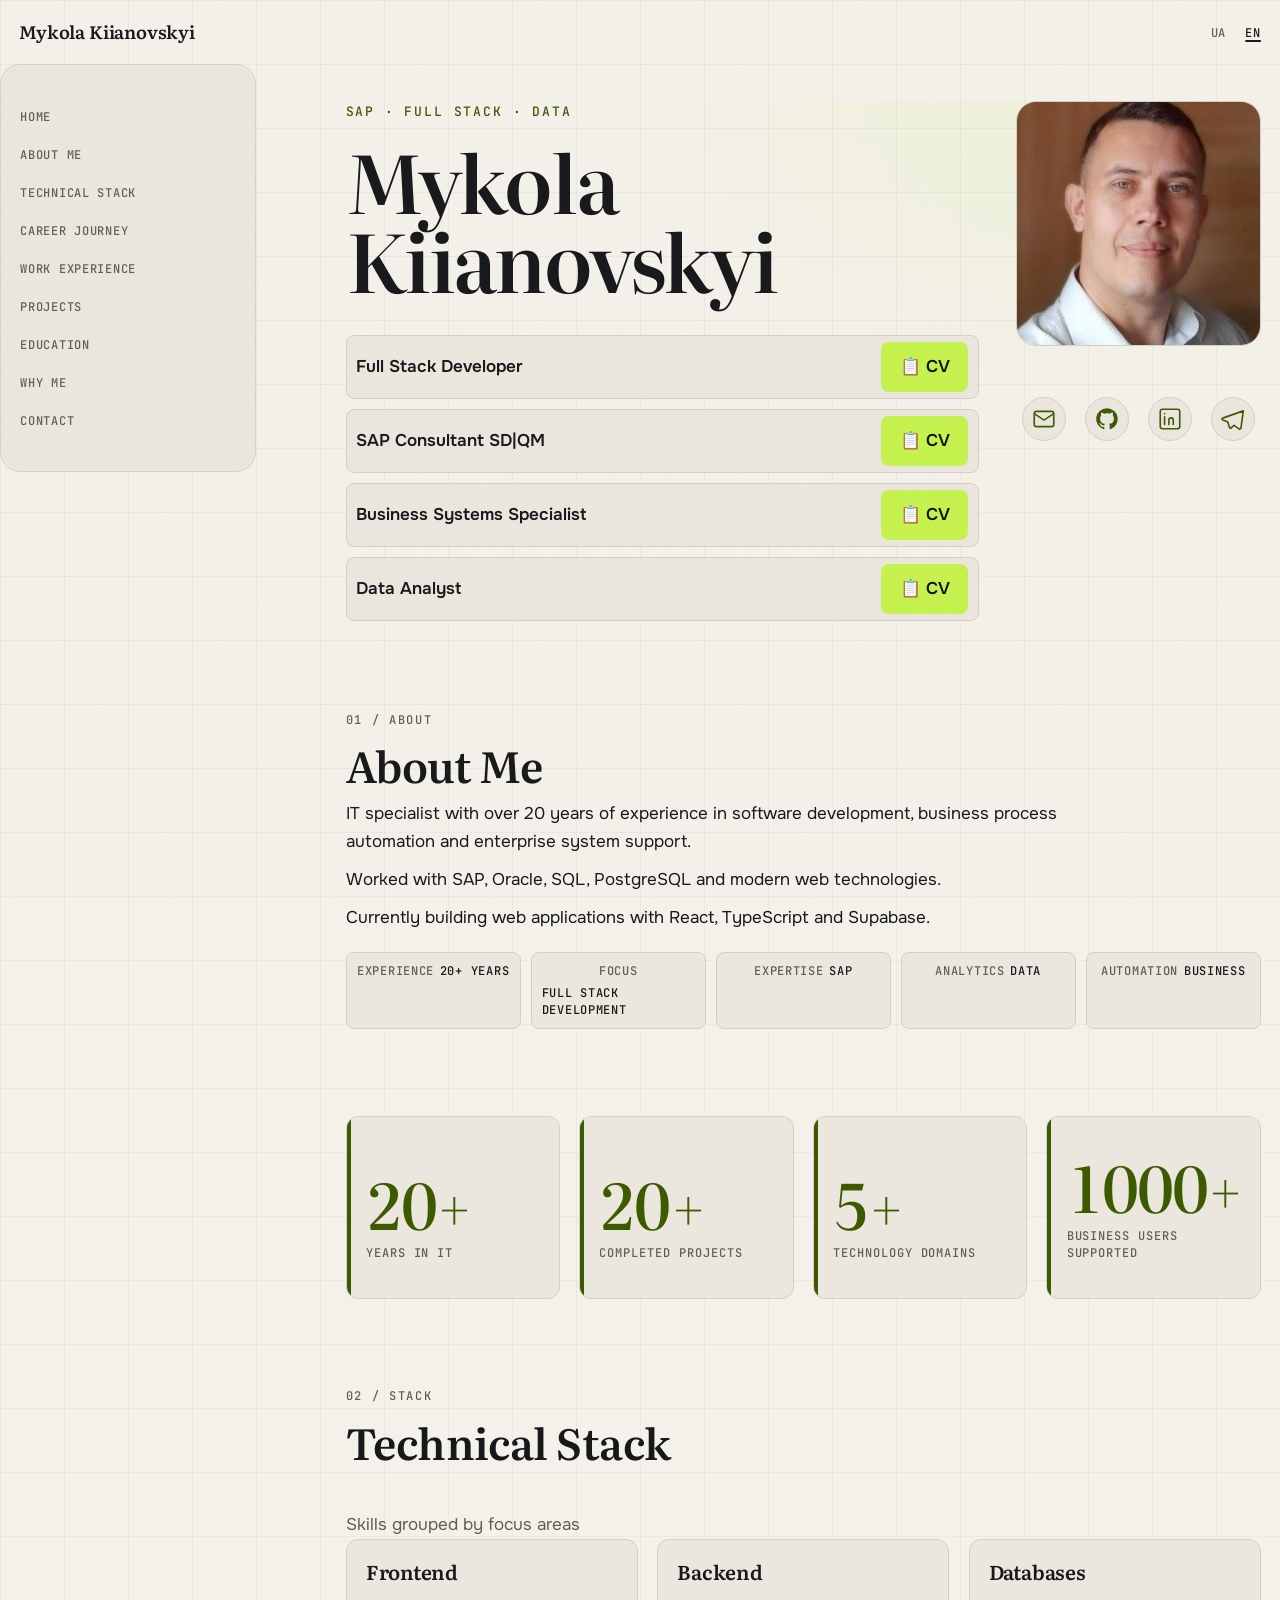
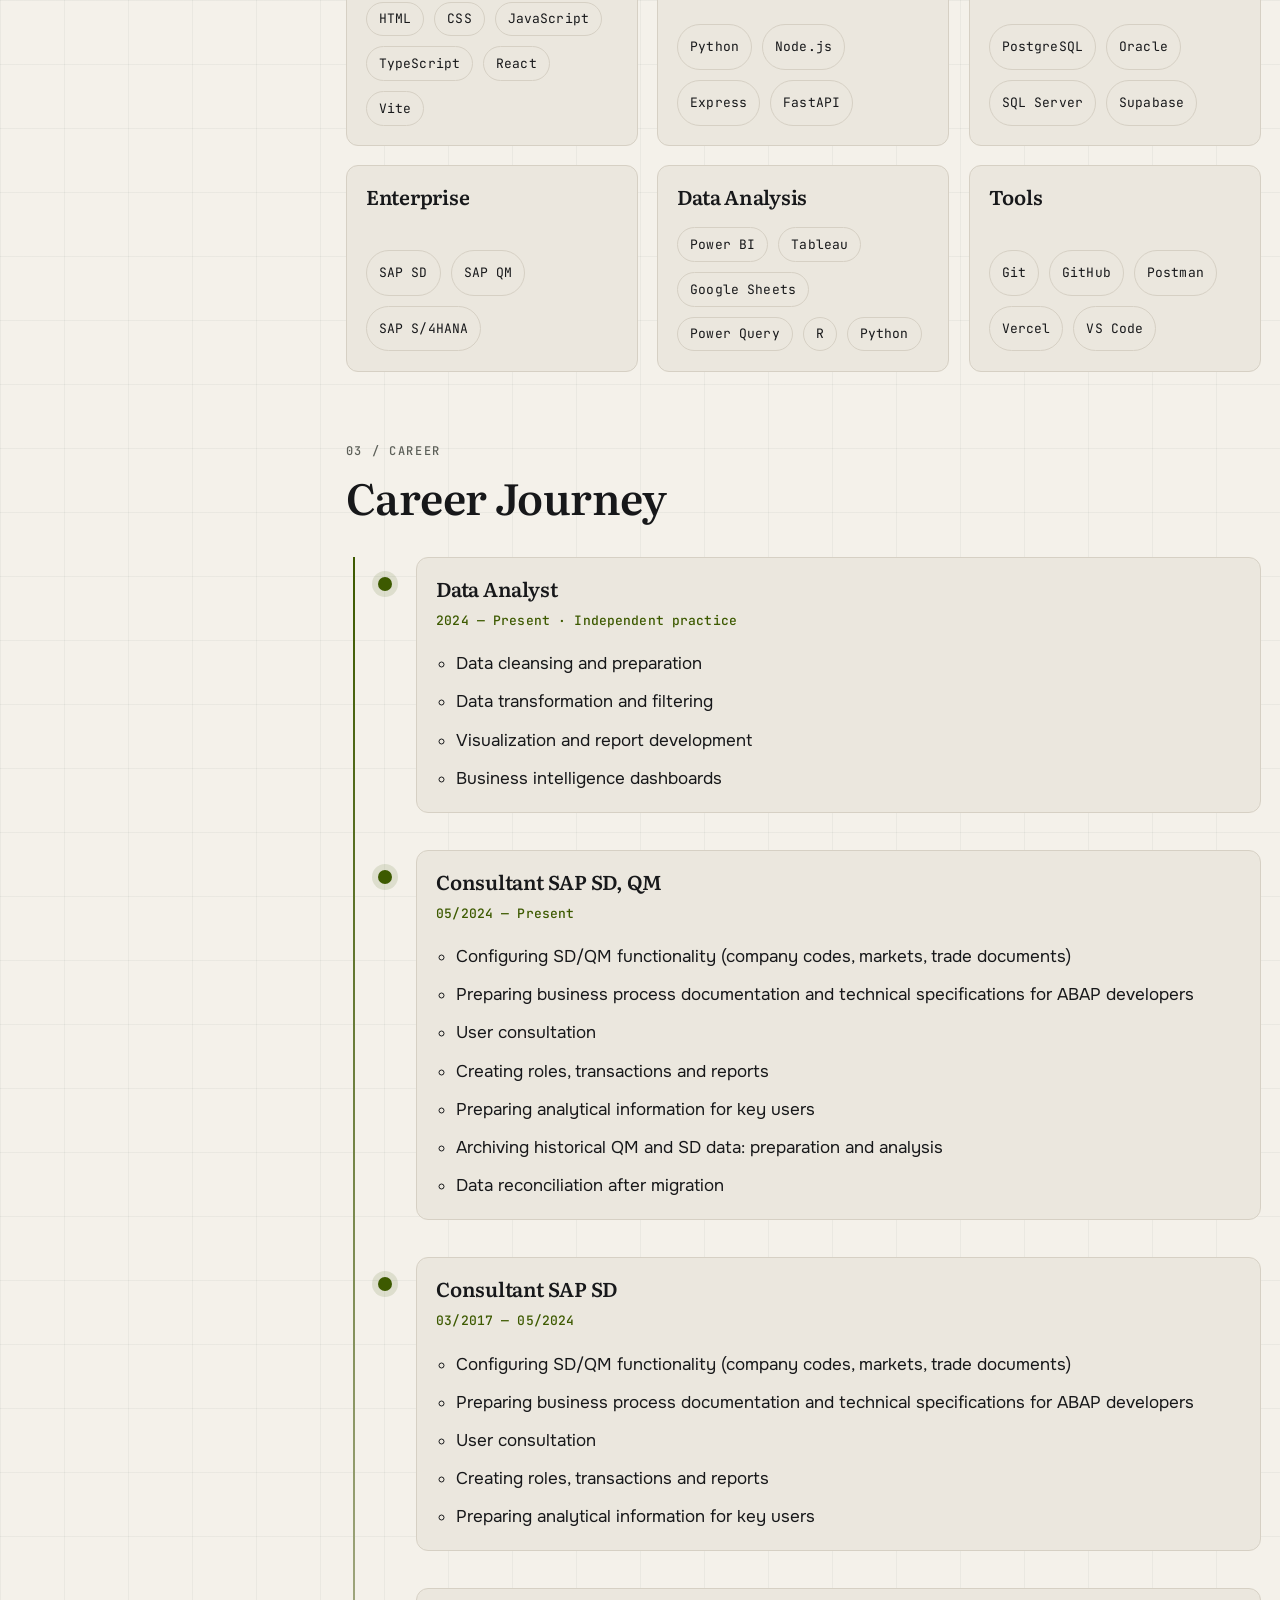
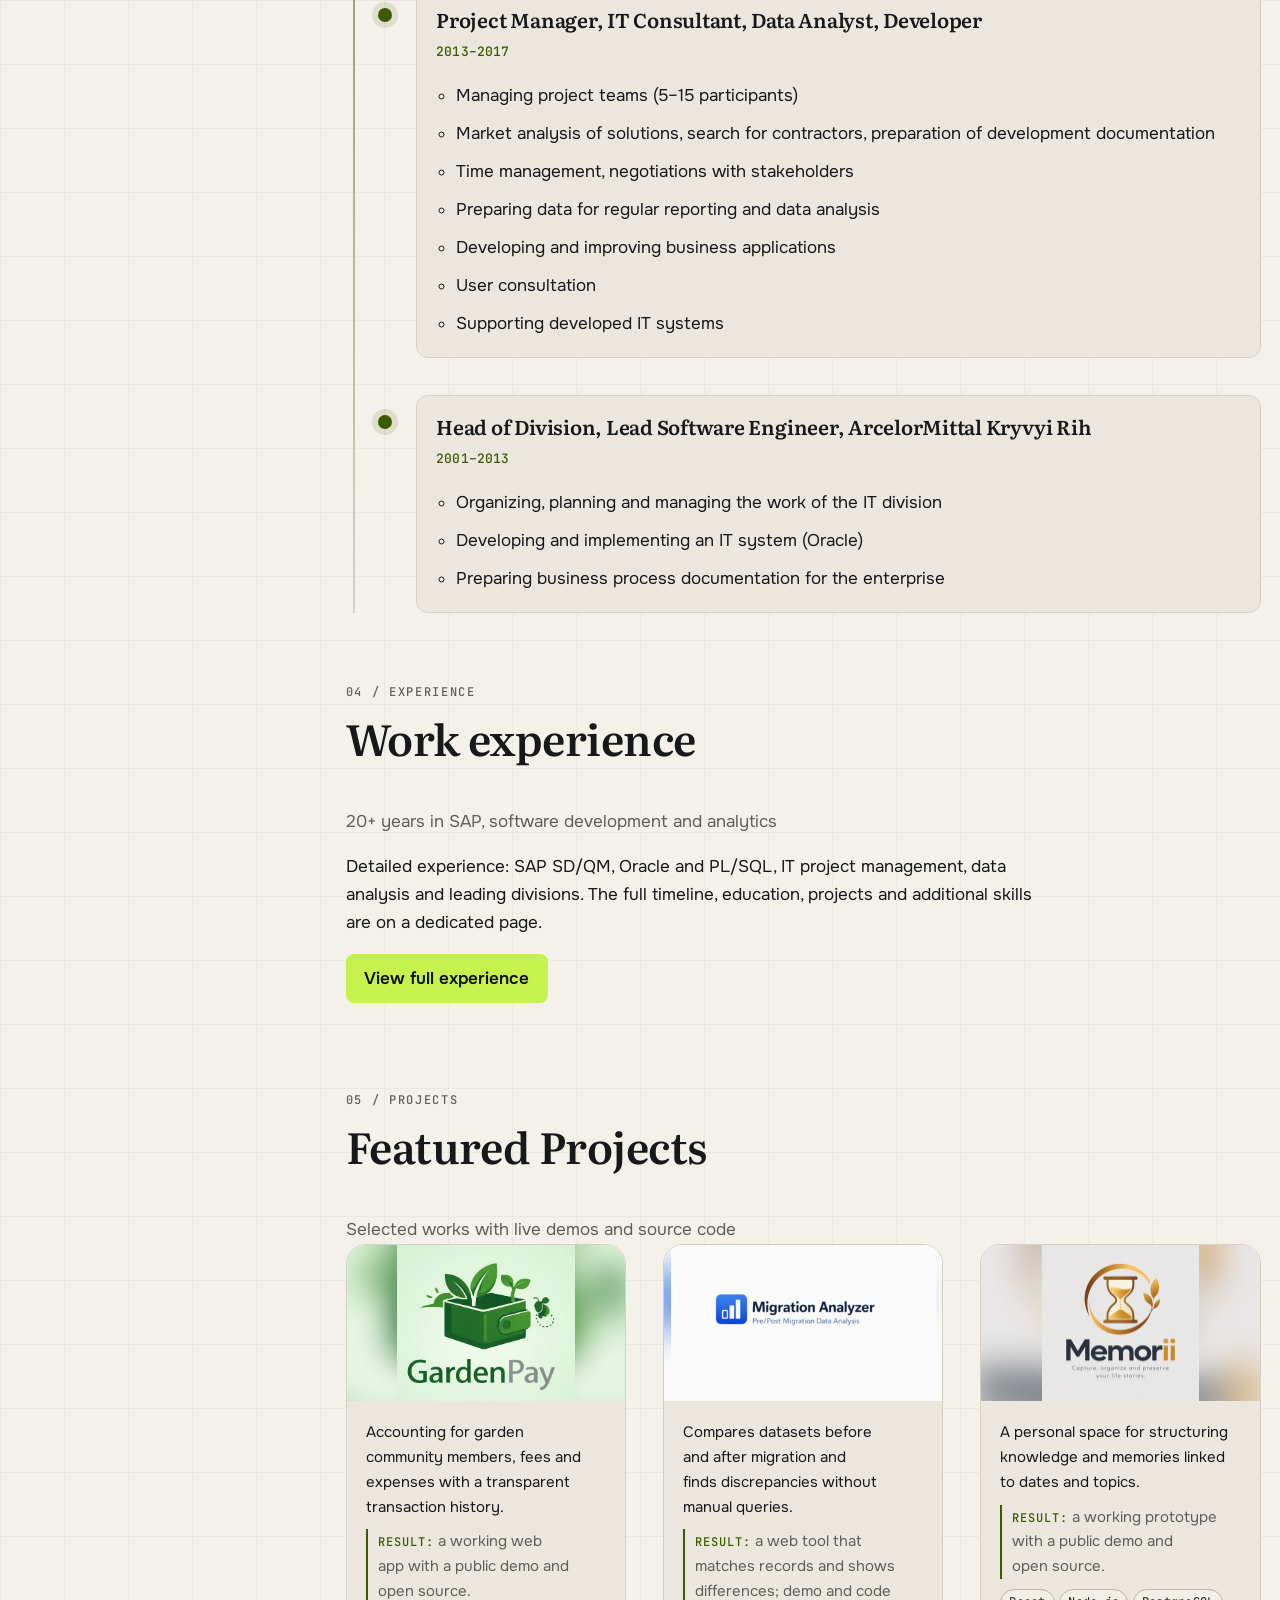
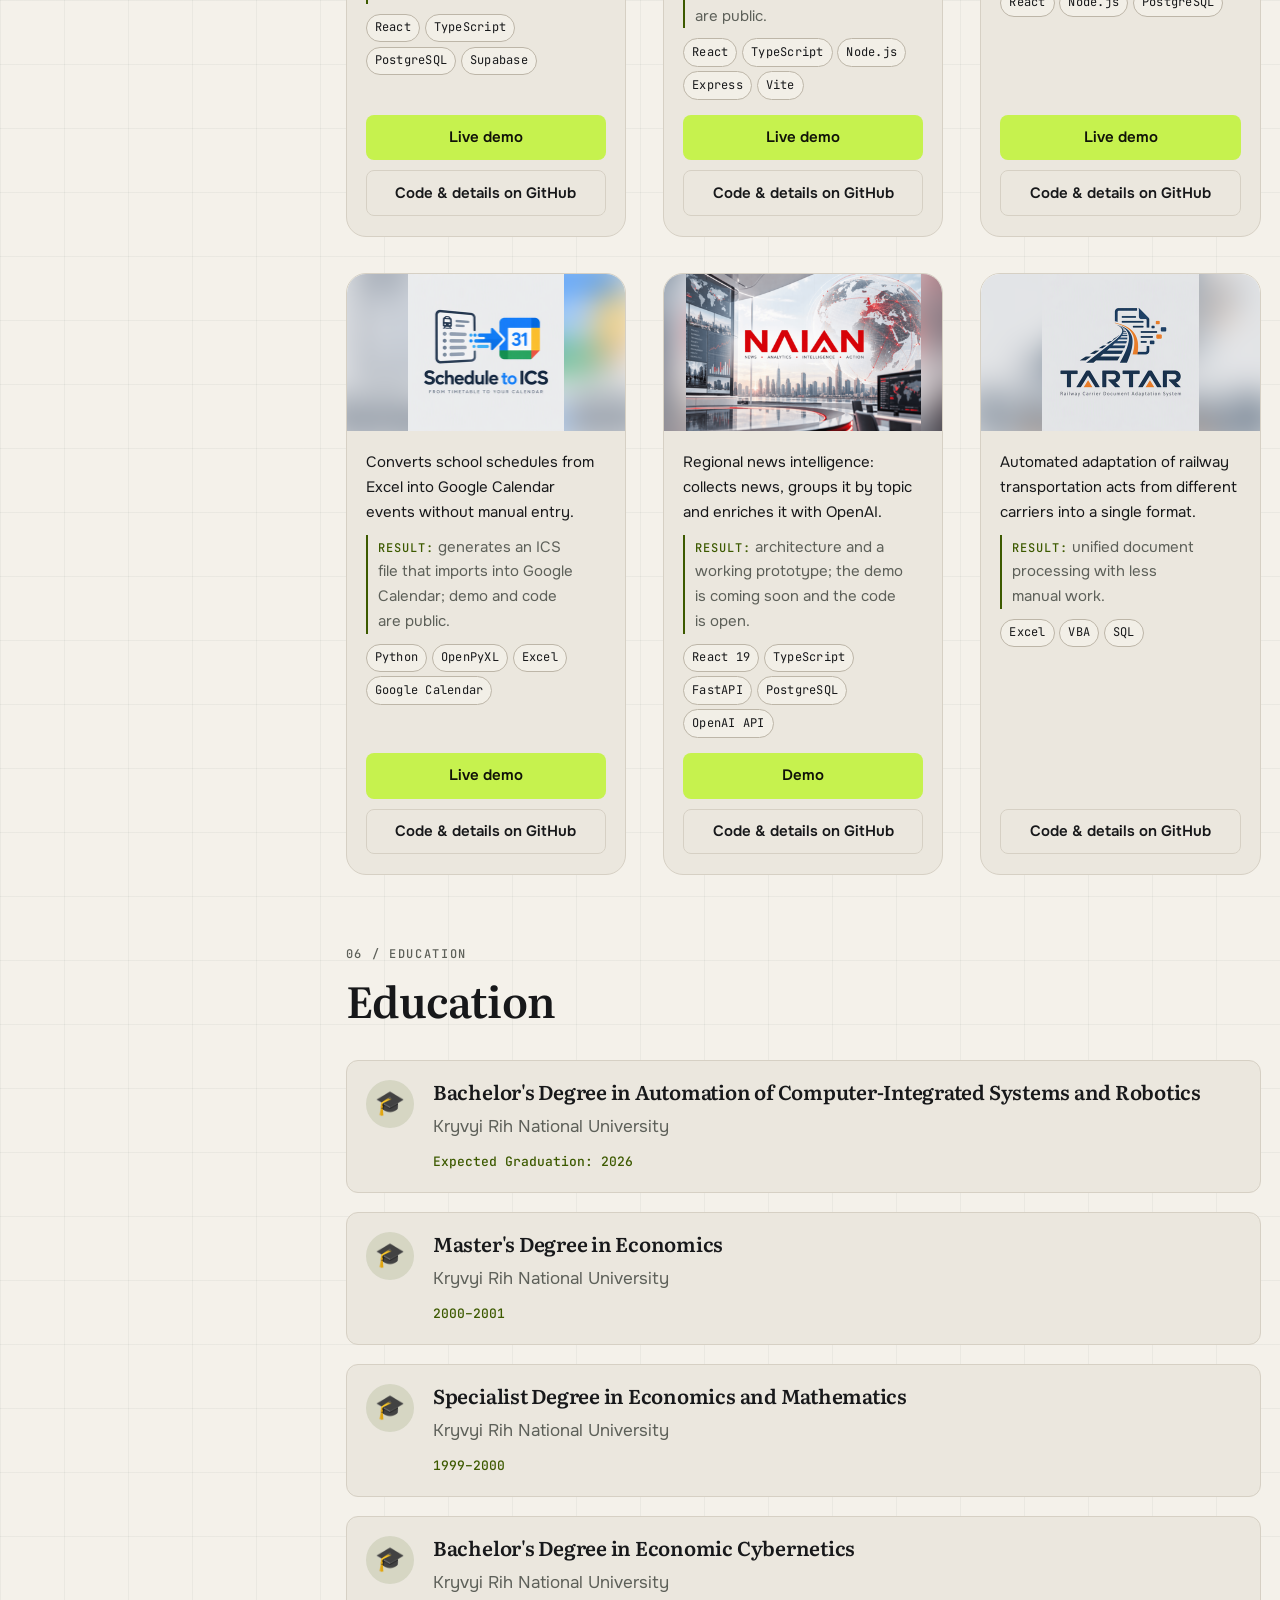
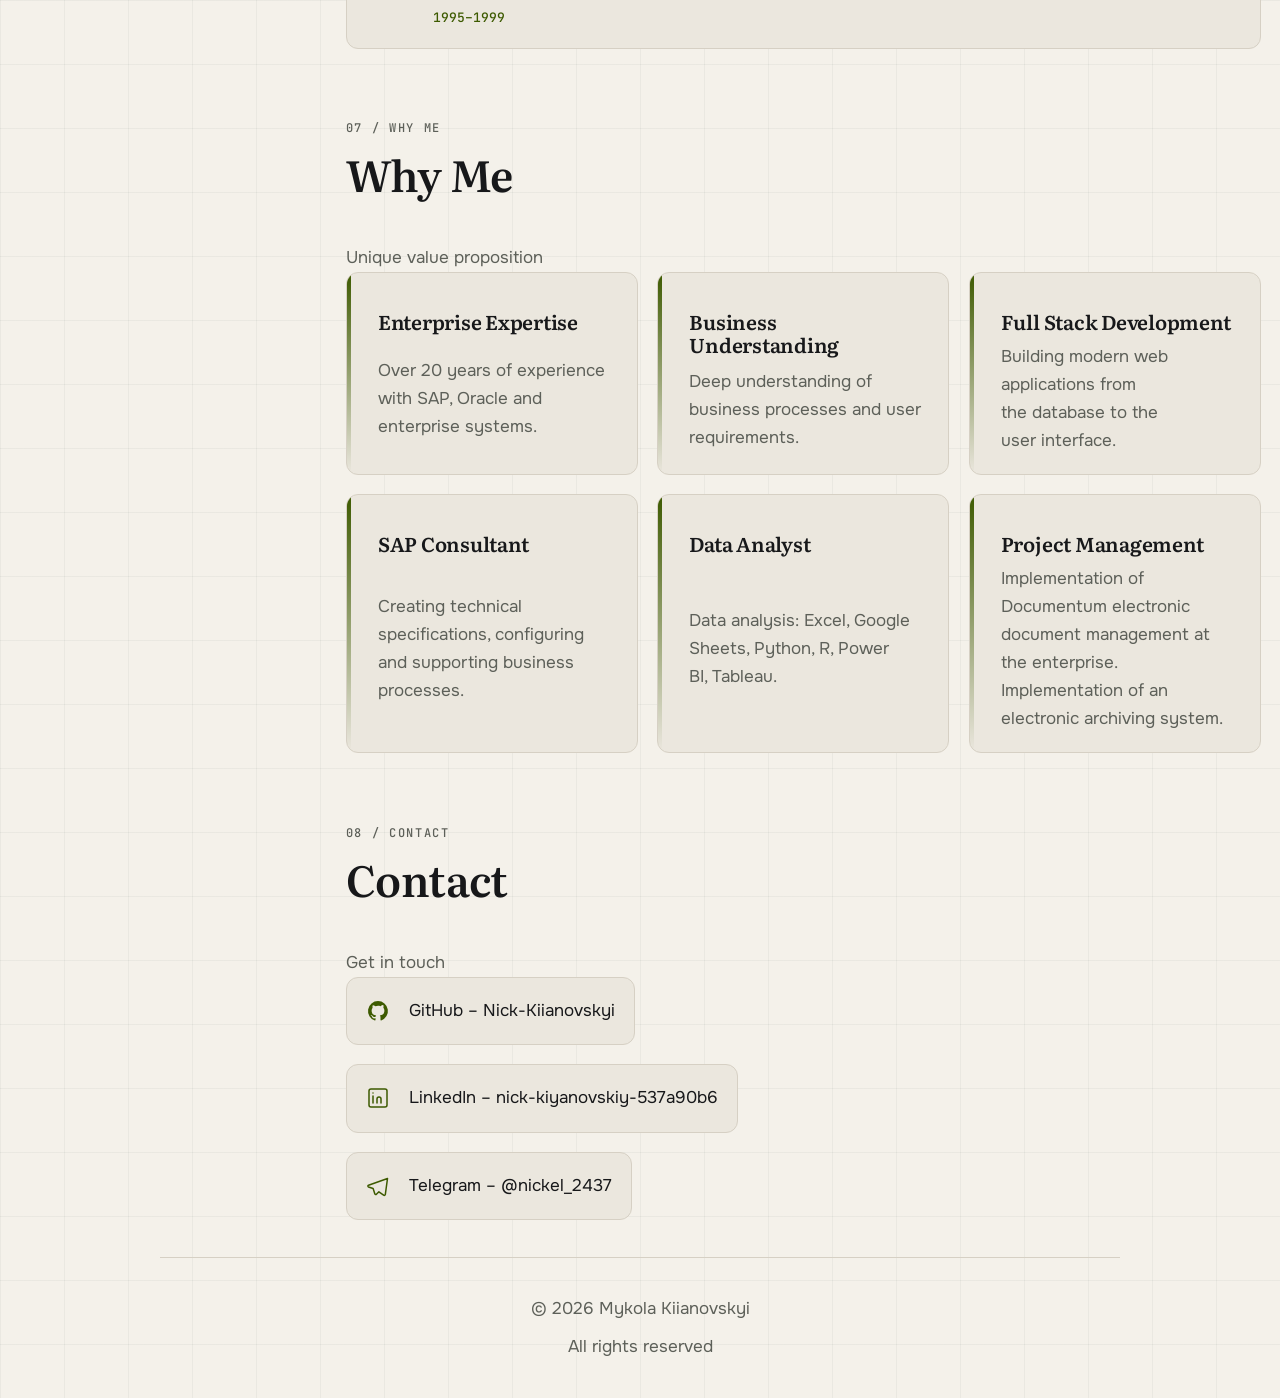
<file: en/index.html>
<!doctype html>
<html lang="en" class="no-js">
  <head>
    <meta charset="UTF-8" />
    <script>
      document.documentElement.classList.replace("no-js", "js");
    </script>
    <meta name="viewport" content="width=device-width, initial-scale=1.0" />
    <meta name="color-scheme" content="light dark" />
    <title>Mykola Kiianovskyi — portfolio</title>
    <meta
      name="description"
      content="Personal portfolio of Mykola Kiianovskyi: projects, skills, contacts."
    />
    <link rel="icon" href="../favicon.ico" type="image/x-icon" />
    <link
      rel="preload"
      href="../fonts/onest-latin.woff2"
      as="font"
      type="font/woff2"
      crossorigin
    />
    <link
      rel="preload"
      href="../fonts/literata-latin.woff2"
      as="font"
      type="font/woff2"
      crossorigin
    />
    <link rel="stylesheet" href="../css/style.css" media="all" />
    <link rel="stylesheet" href="../css/print.css" media="print" />
    <link
      rel="canonical"
      href="https://nick-kiianovskyi.github.io/portfolio/en/"
    />
    <link
      rel="alternate"
      hreflang="uk"
      href="https://nick-kiianovskyi.github.io/portfolio/"
    />
    <link
      rel="alternate"
      hreflang="en"
      href="https://nick-kiianovskyi.github.io/portfolio/en/"
    />
    <link
      rel="alternate"
      hreflang="x-default"
      href="https://nick-kiianovskyi.github.io/portfolio/"
    />
    <meta property="og:type" content="website" />
    <meta property="og:site_name" content="Mykola Kiianovskyi" />
    <meta property="og:title" content="Mykola Kiianovskyi — portfolio" />
    <meta
      property="og:description"
      content="Personal portfolio of Mykola Kiianovskyi: projects, skills, contacts."
    />
    <meta
      property="og:url"
      content="https://nick-kiianovskyi.github.io/portfolio/en/"
    />
    <meta
      property="og:image"
      content="https://nick-kiianovskyi.github.io/portfolio/images/og-cover.png"
    />
    <meta property="og:image:width" content="1200" />
    <meta property="og:image:height" content="630" />
    <meta property="og:locale" content="en_US" />
    <meta property="og:locale:alternate" content="uk_UA" />
    <meta name="twitter:card" content="summary_large_image" />
    <meta name="twitter:title" content="Mykola Kiianovskyi — portfolio" />
    <meta
      name="twitter:description"
      content="Personal portfolio of Mykola Kiianovskyi: projects, skills, contacts."
    />
    <meta
      name="twitter:image"
      content="https://nick-kiianovskyi.github.io/portfolio/images/og-cover.png"
    />
    <meta
      name="theme-color"
      content="#0e1014"
      media="(prefers-color-scheme: dark)"
    />
    <meta
      name="theme-color"
      content="#f4f1ea"
      media="(prefers-color-scheme: light)"
    />
    <script type="application/ld+json">
      {
        "@context": "https://schema.org",
        "@type": "Person",
        "@id": "https://nick-kiianovskyi.github.io/portfolio/#person",
        "name": "Mykola Kiianovskyi",
        "alternateName": "Микола Кияновський",
        "url": "https://nick-kiianovskyi.github.io/portfolio/en/",
        "image": "https://nick-kiianovskyi.github.io/portfolio/images/foto1.jpg",
        "jobTitle": "Full Stack Developer, SAP Consultant, Data Analyst",
        "email": "mailto:k.creideiki@gmail.com",
        "sameAs": [
          "https://github.com/Nick-Kiianovskyi",
          "https://www.linkedin.com/in/nick-kiyanovskiy-537a90b6",
          "https://t.me/nickel_2437"
        ],
        "knowsLanguage": ["uk", "en", "ru", "fr"],
        "knowsAbout": [
          "SAP SD",
          "SAP QM",
          "Oracle",
          "PL/SQL",
          "React",
          "TypeScript",
          "Python",
          "Data analysis"
        ]
      }
    </script>
    <script type="application/ld+json">
      {
        "@context": "https://schema.org",
        "@type": "ProfilePage",
        "@id": "https://nick-kiianovskyi.github.io/portfolio/en/#profile",
        "url": "https://nick-kiianovskyi.github.io/portfolio/en/",
        "name": "Mykola Kiianovskyi — portfolio",
        "inLanguage": "en",
        "mainEntity": {
          "@id": "https://nick-kiianovskyi.github.io/portfolio/#person"
        }
      }
    </script>
    <script type="application/ld+json">
      {
        "@context": "https://schema.org",
        "@type": "ItemList",
        "name": "Featured projects",
        "itemListOrder": "https://schema.org/ItemListOrderAscending",
        "numberOfItems": 6,
        "itemListElement": [
          {
            "@type": "ListItem",
            "position": 1,
            "item": {
              "@type": "SoftwareApplication",
              "name": "GardenPay",
              "applicationCategory": "BusinessApplication",
              "operatingSystem": "Web",
              "description": "Accounting system for a gardening community.",
              "url": "https://garden-pay-seven.vercel.app/",
              "codeRepository": "https://github.com/Nick-Kiianovskyi/GardenPay"
            }
          },
          {
            "@type": "ListItem",
            "position": 2,
            "item": {
              "@type": "SoftwareApplication",
              "name": "Migration-Data-Analyzer",
              "applicationCategory": "DeveloperApplication",
              "operatingSystem": "Web",
              "description": "Web application for comparing datasets before and after migration.",
              "url": "https://migrato-five.vercel.app/",
              "codeRepository": "https://github.com/Nick-Kiianovskyi/Migration-Data-Analyzer"
            }
          },
          {
            "@type": "ListItem",
            "position": 3,
            "item": {
              "@type": "SoftwareApplication",
              "name": "Memorii",
              "applicationCategory": "ProductivityApplication",
              "operatingSystem": "Web",
              "description": "A platform for storing personal knowledge and memories.",
              "url": "https://memorii-gamma.vercel.app/",
              "codeRepository": "https://github.com/Nick-Kiianovskyi/memorii"
            }
          },
          {
            "@type": "ListItem",
            "position": 4,
            "item": {
              "@type": "SoftwareApplication",
              "name": "Schedule To ICS",
              "applicationCategory": "ProductivityApplication",
              "operatingSystem": "Web",
              "description": "A converter of school schedules from Excel to Google Calendar.",
              "url": "https://conv-schedule.vercel.app/",
              "codeRepository": "https://github.com/Nick-Kiianovskyi/Conv_schedule"
            }
          },
          {
            "@type": "ListItem",
            "position": 5,
            "item": {
              "@type": "SoftwareApplication",
              "name": "NAIAN",
              "applicationCategory": "NewsApplication",
              "operatingSystem": "Web",
              "description": "Regional news intelligence platform.",
              "url": "https://github.com/Nick-Kiianovskyi/NAIAN",
              "codeRepository": "https://github.com/Nick-Kiianovskyi/NAIAN"
            }
          },
          {
            "@type": "ListItem",
            "position": 6,
            "item": {
              "@type": "SoftwareApplication",
              "name": "Railway Carrier Document Adaptation System",
              "applicationCategory": "BusinessApplication",
              "operatingSystem": "Web",
              "description": "Automated adaptation of railway transportation acts.",
              "url": "https://github.com/Nick-Kiianovskyi/tartar",
              "codeRepository": "https://github.com/Nick-Kiianovskyi/tartar"
            }
          }
        ]
      }
    </script>
    <script src="../js/site.js" defer></script>
    <style>
      .project-media::before {
        content: "";
        position: absolute;
        inset: -60px;
        z-index: 0;
        background-image: var(--project-bg);
        background-position: center;
        background-size: cover;
        background-repeat: no-repeat;
        filter: blur(18px);
      }

      .project-media img {
        z-index: 1;
      }
    </style>
  </head>
  <body class="page-home">
    <a class="skip-link" href="#main-content">Skip to content</a>
    <header class="site-header">
      <div class="header-inner">
        <a class="site-logo" href="index.html">Mykola Kiianovskyi</a>
        <button
          class="nav-toggle"
          type="button"
          aria-expanded="false"
          aria-controls="header-menu"
        >
          <span class="visually-hidden">Menu</span>
          <span class="nav-toggle-icon" aria-hidden="true"></span>
        </button>
        <div class="header-menu" id="header-menu">
          <nav class="site-nav" aria-label="Section navigation">
            <ul>
              <li><a href="#home">Home</a></li>
              <li><a href="#about">About me</a></li>
              <li><a href="#stack">Technical Stack</a></li>
              <li><a href="#timeline">Career Journey</a></li>
              <li><a href="#work_experience">Work experience</a></li>
              <li><a href="#projects">Projects</a></li>
              <li><a href="#education">Education</a></li>
              <li><a href="#why">Why me</a></li>
              <li><a href="#contact">Contact</a></li>
            </ul>
          </nav>
        </div>
        <nav class="lang-nav" aria-label="Language selection">
          <ul>
            <li><a href="../index.html" hreflang="uk">UA</a></li>
            <li>
              <a href="index.html" hreflang="en" aria-current="true">EN</a>
            </li>
          </ul>
        </nav>
      </div>
    </header>

    <div class="page-layout">
      <aside class="sidebar">
        <nav class="side-nav" aria-label="Section navigation">
          <ul>
            <li><a href="#home">Home</a></li>
            <li><a href="#about">About me</a></li>
            <li><a href="#stack">Technical Stack</a></li>
            <li><a href="#timeline">Career Journey</a></li>
            <li><a href="#work_experience">Work experience</a></li>
            <li><a href="#projects">Projects</a></li>
            <li><a href="#education">Education</a></li>
            <li><a href="#why">Why me</a></li>
            <li><a href="#contact">Contact</a></li>
          </ul>
        </nav>
      </aside>

      <main id="main-content" tabindex="-1">
        <section class="hero" id="home" aria-labelledby="hero-heading">
          <div class="hero-body">
            <p class="hero-kicker">SAP · Full Stack · Data</p>
            <h1 id="hero-heading" class="hero-name">Mykola Kiianovskyi</h1>
            <ul class="hero-positions">
              <li class="hero-position">
                <span class="hero-position-title">Full Stack Developer</span>
                <a
                  class="btn btn-cv"
                  href="../files/cv_fullstack_kiianovskyi.pdf"
                  download
                  >📋 CV</a
                >
              </li>
              <li class="hero-position">
                <span class="hero-position-title">SAP Consultant SD|QM</span>
                <a
                  class="btn btn-cv"
                  href="../files/cv_SAP_SD_consultant.pdf"
                  download
                  >📋 CV</a
                >
              </li>
              <li class="hero-position">
                <span class="hero-position-title"
                  >Business Systems Specialist</span
                >
                <a
                  class="btn btn-cv"
                  href="../files/cv_Business_Systems_Specialist_Kiianovskyi.pdf"
                  download
                  >📋 CV</a
                >
              </li>
              <li class="hero-position">
                <span class="hero-position-title">Data Analyst</span>
                <a
                  class="btn btn-cv"
                  href="../files/cv_Senior Data Analyst_Kiianovskyi.pdf"
                  download
                  >📋 CV</a
                >
              </li>
            </ul>
          </div>
          <div class="hero-media-wrap">
            <figure class="hero-media">
              <img
                class="hero-photo"
                src="../images/foto1.jpg"
                alt="Professional photo of Mykola Kiianovskyi"
                width="480"
                height="480"
              />
            </figure>
            <div class="hero-contacts">
              <ul class="contact-list contact-list--icons">
                <li class="contact-item">
                  <a
                    class="contact-icon-link"
                    href="mailto:k.creideiki@gmail.com"
                    aria-label="Email"
                    ><svg
                      class="contact-icon"
                      width="26"
                      height="26"
                      viewBox="0 0 24 24"
                    >
                      <rect
                        x="3"
                        y="5"
                        width="18"
                        height="14"
                        rx="2"
                        fill="none"
                        stroke="currentColor"
                        stroke-width="1.5"
                      />
                      <path
                        d="M3 7l9 6 9-6"
                        fill="none"
                        stroke="currentColor"
                        stroke-width="1.5"
                      /></svg
                  ></a>
                </li>
                <li class="contact-item">
                  <a
                    class="contact-icon-link"
                    href="https://github.com/Nick-Kiianovskyi"
                    target="_blank"
                    rel="noopener"
                    aria-label="GitHub"
                    ><svg
                      class="contact-icon"
                      width="26"
                      height="26"
                      viewBox="0 0 24 24"
                    >
                      <path
                        d="M12 2a10 10 0 0 0-3.16 19.49c.5.09.68-.22.68-.48v-1.7c-2.78.6-3.37-1.34-3.37-1.34-.45-1.15-1.1-1.46-1.1-1.46-.9-.62.07-.6.07-.6 1 .07 1.53 1.03 1.53 1.03.9 1.52 2.34 1.08 2.91.83.09-.65.35-1.08.63-1.33-2.22-.25-4.55-1.11-4.55-4.94 0-1.09.39-1.98 1.03-2.68-.1-.25-.45-1.27.1-2.64 0 0 .84-.27 2.75 1.02A9.56 9.56 0 0 1 12 6.8c.85 0 1.71.11 2.51.33 1.91-1.29 2.75-1.02 2.75-1.02.55 1.37.2 2.39.1 2.64.64.7 1.03 1.59 1.03 2.68 0 3.84-2.34 4.69-4.57 4.94.36.31.68.92.68 1.85v2.75c0 .27.18.58.69.48A10 10 0 0 0 12 2z"
                        fill="currentColor"
                      /></svg
                  ></a>
                </li>
                <li class="contact-item">
                  <a
                    class="contact-icon-link"
                    href="https://www.linkedin.com/in/nick-kiyanovskiy-537a90b6"
                    target="_blank"
                    rel="noopener"
                    aria-label="LinkedIn"
                    ><svg
                      class="contact-icon"
                      width="26"
                      height="26"
                      viewBox="0 0 24 24"
                    >
                      <rect
                        x="3"
                        y="3"
                        width="18"
                        height="18"
                        rx="2"
                        fill="none"
                        stroke="currentColor"
                        stroke-width="1.5"
                      />
                      <path
                        d="M7 10v7M7 7v.01M11 17v-4a2 2 0 1 1 4 0v4"
                        fill="none"
                        stroke="currentColor"
                        stroke-width="1.5"
                        stroke-linecap="round"
                      /></svg
                  ></a>
                </li>
                <li class="contact-item">
                  <a
                    class="contact-icon-link"
                    href="https://t.me/nickel_2437"
                    target="_blank"
                    rel="noopener"
                    aria-label="Telegram"
                    ><svg
                      class="contact-icon"
                      width="26"
                      height="26"
                      viewBox="0 0 24 24"
                    >
                      <path
                        d="M21.5 4.5L2.5 11.2c-.8.3-.8 1.5 0 1.8l4.6 1.5 1.7 5.3c.2.7 1.1.9 1.6.4l2.5-2.4 4.7 3.4c.6.4 1.5.1 1.7-.6L21.5 4.5z"
                        fill="none"
                        stroke="currentColor"
                        stroke-width="1.5"
                        stroke-linejoin="round"
                      /></svg
                  ></a>
                </li>
              </ul>
            </div>
          </div>
        </section>

        <section class="about" id="about" aria-labelledby="about-heading">
          <p class="section-label" aria-hidden="true">01 / ABOUT</p>
          <h2 id="about-heading">About Me</h2>
          <p>
            IT specialist with over 20 years of experience in software
            development, business process automation and enterprise system
            support.
          </p>
          <p>
            Worked with SAP, Oracle, SQL, PostgreSQL and modern web
            technologies.
          </p>
          <p>
            Currently building web applications with React, TypeScript and
            Supabase.
          </p>
          <dl class="about-facts">
            <div class="about-fact">
              <dt>Experience</dt>
              <dd>20+ years</dd>
            </div>
            <div class="about-fact">
              <dt>Focus</dt>
              <dd>Full Stack development</dd>
            </div>
            <div class="about-fact">
              <dt>Expertise</dt>
              <dd>SAP</dd>
            </div>
            <div class="about-fact">
              <dt>Analytics</dt>
              <dd>Data</dd>
            </div>
            <div class="about-fact">
              <dt>Automation</dt>
              <dd>Business</dd>
            </div>
          </dl>
        </section>

        <section class="statistics" aria-labelledby="stats-heading">
          <h2 id="stats-heading" class="visually-hidden">Statistics</h2>
          <dl class="stats-grid">
            <div class="stat-card">
              <dt class="stat-label">Years in IT</dt>
              <dd class="stat-value">20+</dd>
            </div>
            <div class="stat-card">
              <dt class="stat-label">Completed Projects</dt>
              <dd class="stat-value">20+</dd>
            </div>
            <div class="stat-card">
              <dt class="stat-label">Technology Domains</dt>
              <dd class="stat-value">5+</dd>
            </div>
            <div class="stat-card">
              <dt class="stat-label">Business Users Supported</dt>
              <dd class="stat-value">1000+</dd>
            </div>
          </dl>
        </section>

        <section class="stack" id="stack" aria-labelledby="stack-heading">
          <header class="section-header">
            <p class="section-label" aria-hidden="true">02 / STACK</p>
            <h2 id="stack-heading">Technical Stack</h2>
            <p class="section-subtitle">Skills grouped by focus areas</p>
          </header>
          <div class="stack-grid">
            <article class="stack-group">
              <h3>Frontend</h3>
              <ul class="tag-list">
                <li class="tag">HTML</li>
                <li class="tag">CSS</li>
                <li class="tag">JavaScript</li>
                <li class="tag">TypeScript</li>
                <li class="tag">React</li>
                <li class="tag">Vite</li>
              </ul>
            </article>
            <article class="stack-group">
              <h3>Backend</h3>
              <ul class="tag-list">
                <li class="tag">Python</li>
                <li class="tag">Node.js</li>
                <li class="tag">Express</li>
                <li class="tag">FastAPI</li>
              </ul>
            </article>
            <article class="stack-group">
              <h3>Databases</h3>
              <ul class="tag-list">
                <li class="tag">PostgreSQL</li>
                <li class="tag">Oracle</li>
                <li class="tag">SQL Server</li>
                <li class="tag">Supabase</li>
              </ul>
            </article>
            <article class="stack-group">
              <h3>Enterprise</h3>
              <ul class="tag-list">
                <li class="tag">SAP SD</li>
                <li class="tag">SAP QM</li>
                <li class="tag">SAP S/4HANA</li>
              </ul>
            </article>
            <article class="stack-group">
              <h3>Data Analysis</h3>
              <ul class="tag-list">
                <li class="tag">Power BI</li>
                <li class="tag">Tableau</li>
                <li class="tag">Google Sheets</li>
                <li class="tag">Power Query</li>
                <li class="tag">R</li>
                <li class="tag">Python</li>
              </ul>
            </article>
            <article class="stack-group">
              <h3>Tools</h3>
              <ul class="tag-list">
                <li class="tag">Git</li>
                <li class="tag">GitHub</li>
                <li class="tag">Postman</li>
                <li class="tag">Vercel</li>
                <li class="tag">VS Code</li>
              </ul>
            </article>
          </div>
        </section>

        <section
          class="timeline-section"
          id="timeline"
          aria-labelledby="timeline-heading"
        >
          <header class="section-header">
            <p class="section-label" aria-hidden="true">03 / CAREER</p>
            <h2 id="timeline-heading">Career Journey</h2>
          </header>
          <ol class="timeline">
            <li class="timeline-item">
              <div class="timeline-marker"></div>
              <article class="timeline-card">
                <header class="timeline-card-header">
                  <h3>Data Analyst</h3>
                  <p class="timeline-period">
                    <time datetime="2024">2024</time> — Present · Independent
                    practice
                  </p>
                </header>
                <ul class="timeline-list">
                  <li>Data cleansing and preparation</li>
                  <li>Data transformation and filtering</li>
                  <li>Visualization and report development</li>
                  <li>Business intelligence dashboards</li>
                </ul>
              </article>
            </li>
            <li class="timeline-item">
              <div class="timeline-marker"></div>
              <article class="timeline-card">
                <header class="timeline-card-header">
                  <h3>Consultant SAP SD, QM</h3>
                  <p class="timeline-period">
                    <time datetime="2024-05">05/2024</time> — Present
                  </p>
                </header>
                <ul class="timeline-list">
                  <li>
                    Configuring SD/QM functionality (company codes, markets,
                    trade documents)
                  </li>
                  <li>
                    Preparing business process documentation and technical
                    specifications for ABAP developers
                  </li>
                  <li>User consultation</li>
                  <li>Creating roles, transactions and reports</li>
                  <li>Preparing analytical information for key users</li>
                  <li>
                    Archiving historical QM and SD data: preparation and
                    analysis
                  </li>
                  <li>Data reconciliation after migration</li>
                </ul>
              </article>
            </li>
            <li class="timeline-item">
              <div class="timeline-marker"></div>
              <article class="timeline-card">
                <header class="timeline-card-header">
                  <h3>Consultant SAP SD</h3>
                  <p class="timeline-period">
                    <time datetime="2017-03">03/2017</time> —
                    <time datetime="2024-05">05/2024</time>
                  </p>
                </header>
                <ul class="timeline-list">
                  <li>
                    Configuring SD/QM functionality (company codes, markets,
                    trade documents)
                  </li>
                  <li>
                    Preparing business process documentation and technical
                    specifications for ABAP developers
                  </li>
                  <li>User consultation</li>
                  <li>Creating roles, transactions and reports</li>
                  <li>Preparing analytical information for key users</li>
                </ul>
              </article>
            </li>
            <li class="timeline-item">
              <div class="timeline-marker"></div>
              <article class="timeline-card">
                <header class="timeline-card-header">
                  <h3>
                    Project Manager, IT Consultant, Data Analyst, Developer
                  </h3>
                  <p class="timeline-period">
                    <time datetime="2013">2013</time>–<time datetime="2017"
                      >2017</time
                    >
                  </p>
                </header>
                <ul class="timeline-list">
                  <li>Managing project teams (5–15 participants)</li>
                  <li>
                    Market analysis of solutions, search for contractors,
                    preparation of development documentation
                  </li>
                  <li>Time management, negotiations with stakeholders</li>
                  <li>
                    Preparing data for regular reporting and data analysis
                  </li>
                  <li>Developing and improving business applications</li>
                  <li>User consultation</li>
                  <li>Supporting developed IT systems</li>
                </ul>
              </article>
            </li>
            <li class="timeline-item">
              <div class="timeline-marker"></div>
              <article class="timeline-card">
                <header class="timeline-card-header">
                  <h3>
                    Head of Division, Lead Software Engineer, ArcelorMittal
                    Kryvyi Rih
                  </h3>
                  <p class="timeline-period">
                    <time datetime="2001">2001</time>–<time datetime="2013"
                      >2013</time
                    >
                  </p>
                </header>
                <ul class="timeline-list">
                  <li>
                    Organizing, planning and managing the work of the IT
                    division
                  </li>
                  <li>Developing and implementing an IT system (Oracle)</li>
                  <li>
                    Preparing business process documentation for the enterprise
                  </li>
                </ul>
              </article>
            </li>
          </ol>
        </section>

        <section
          class="work-experience"
          id="work_experience"
          aria-labelledby="work-experience-heading"
        >
          <header class="section-header">
            <p class="section-label" aria-hidden="true">04 / EXPERIENCE</p>
            <h2 id="work-experience-heading">Work experience</h2>
            <p class="section-subtitle">
              20+ years in SAP, software development and analytics
            </p>
          </header>
          <p>
            Detailed experience: SAP SD/QM, Oracle and PL/SQL, IT project
            management, data analysis and leading divisions. The full timeline,
            education, projects and additional skills are on a dedicated page.
          </p>
          <p>
            <a class="btn btn-primary" href="../work_experience_EN.html"
              >View full experience</a
            >
          </p>
        </section>

        <section
          class="featured"
          id="projects"
          aria-labelledby="featured-heading"
        >
          <header class="section-header">
            <p class="section-label" aria-hidden="true">05 / PROJECTS</p>
            <h2 id="featured-heading">Featured Projects</h2>
            <p class="section-subtitle">
              Selected works with live demos and source code
            </p>
          </header>
          <div class="projects-grid">
            <article
              class="project-card"
              aria-labelledby="project-gardenpay-title"
            >
              <figure
                class="project-media"
                style="--project-bg: url(&quot;../images/GP1.jpg&quot;)"
              >
                <img
                  src="../images/GP1.jpg"
                  alt="GardenPay project preview"
                  width="640"
                  height="360"
                  loading="lazy"
                  decoding="async"
                  style="object-fit: contain; transform: none"
                />
              </figure>
              <div class="project-body">
                <h3 class="visually-hidden" id="project-gardenpay-title">
                  GardenPay
                </h3>
                <p class="project-desc">
                  Accounting for garden community members, fees and expenses
                  with a transparent transaction history.
                </p>
                <p class="project-result">
                  <span class="project-result-label">Result:</span>
                  a working web app with a public demo and open source.
                </p>
                <ul class="project-tags">
                  <li class="project-tag">React</li>
                  <li class="project-tag">TypeScript</li>
                  <li class="project-tag">PostgreSQL</li>
                  <li class="project-tag">Supabase</li>
                </ul>
                <div class="project-actions">
                  <a
                    class="btn btn-primary"
                    href="https://garden-pay-seven.vercel.app/"
                    target="_blank"
                    rel="noopener"
                    >Live demo</a
                  >
                  <a
                    class="btn btn-secondary"
                    href="https://github.com/Nick-Kiianovskyi/GardenPay"
                    target="_blank"
                    rel="noopener"
                    >Code &amp; details on GitHub</a
                  >
                </div>
              </div>
            </article>

            <article
              class="project-card"
              aria-labelledby="project-migration-title"
            >
              <figure
                class="project-media"
                style="--project-bg: url(&quot;../images/MA2.png&quot;)"
              >
                <img
                  src="../images/MA2.png"
                  alt="Migration-Data-Analyzer project preview"
                  width="640"
                  height="360"
                  loading="lazy"
                  decoding="async"
                  style="object-fit: contain; transform: none"
                />
              </figure>
              <div class="project-body">
                <h3 class="visually-hidden" id="project-migration-title">
                  Migration-Data-Analyzer
                </h3>
                <p class="project-desc">
                  Compares datasets before and after migration and finds
                  discrepancies without manual queries.
                </p>
                <p class="project-result">
                  <span class="project-result-label">Result:</span>
                  a web tool that matches records and shows differences; demo
                  and code are public.
                </p>
                <ul class="project-tags">
                  <li class="project-tag">React</li>
                  <li class="project-tag">TypeScript</li>
                  <li class="project-tag">Node.js</li>
                  <li class="project-tag">Express</li>
                  <li class="project-tag">Vite</li>
                </ul>
                <div class="project-actions">
                  <a
                    class="btn btn-primary"
                    href="https://migrato-five.vercel.app/"
                    target="_blank"
                    rel="noopener"
                    >Live demo</a
                  >
                  <a
                    class="btn btn-secondary"
                    href="https://github.com/Nick-Kiianovskyi/Migration-Data-Analyzer"
                    target="_blank"
                    rel="noopener"
                    >Code &amp; details on GitHub</a
                  >
                </div>
              </div>
            </article>

            <article
              class="project-card"
              aria-labelledby="project-memorii-title"
            >
              <figure
                class="project-media"
                style="--project-bg: url(&quot;../images/memorii1.png&quot;)"
              >
                <img
                  src="../images/memorii1.png"
                  alt="Memorii project preview"
                  width="640"
                  height="360"
                  loading="lazy"
                  decoding="async"
                  style="object-fit: contain; transform: none"
                />
              </figure>
              <div class="project-body">
                <h3 class="visually-hidden" id="project-memorii-title">
                  Memorii
                </h3>
                <p class="project-desc">
                  A personal space for structuring knowledge and memories linked
                  to dates and topics.
                </p>
                <p class="project-result">
                  <span class="project-result-label">Result:</span>
                  a working prototype with a public demo and open source.
                </p>
                <ul class="project-tags">
                  <li class="project-tag">React</li>
                  <li class="project-tag">Node.js</li>
                  <li class="project-tag">PostgreSQL</li>
                </ul>
                <div class="project-actions">
                  <a
                    class="btn btn-primary"
                    href="https://memorii-gamma.vercel.app/"
                    target="_blank"
                    rel="noopener"
                    >Live demo</a
                  >
                  <a
                    class="btn btn-secondary"
                    href="https://github.com/Nick-Kiianovskyi/memorii"
                    target="_blank"
                    rel="noopener"
                    >Code &amp; details on GitHub</a
                  >
                </div>
              </div>
            </article>

            <article
              class="project-card"
              aria-labelledby="project-schedule-ics-title"
            >
              <figure
                class="project-media"
                style="--project-bg: url(&quot;../images/Conv_ICS1.png&quot;)"
              >
                <img
                  src="../images/Conv_ICS1.png"
                  alt="Schedule To ICS project preview"
                  width="640"
                  height="360"
                  loading="lazy"
                  decoding="async"
                  style="object-fit: contain; transform: none"
                />
              </figure>
              <div class="project-body">
                <h3 class="visually-hidden" id="project-schedule-ics-title">
                  Schedule To ICS
                </h3>
                <p class="project-desc">
                  Converts school schedules from Excel into Google Calendar
                  events without manual entry.
                </p>
                <p class="project-result">
                  <span class="project-result-label">Result:</span>
                  generates an ICS file that imports into Google Calendar; demo
                  and code are public.
                </p>
                <ul class="project-tags">
                  <li class="project-tag">Python</li>
                  <li class="project-tag">OpenPyXL</li>
                  <li class="project-tag">Excel</li>
                  <li class="project-tag">Google Calendar</li>
                </ul>
                <div class="project-actions">
                  <a
                    class="btn btn-primary"
                    href="https://conv-schedule.vercel.app/"
                    target="_blank"
                    rel="noopener"
                    >Live demo</a
                  >
                  <a
                    class="btn btn-secondary"
                    href="https://github.com/Nick-Kiianovskyi/Conv_schedule"
                    target="_blank"
                    rel="noopener"
                    >Code &amp; details on GitHub</a
                  >
                </div>
              </div>
            </article>

            <article class="project-card" aria-labelledby="project-naian-title">
              <figure
                class="project-media"
                style="--project-bg: url(&quot;../images/Designer0.png&quot;)"
              >
                <img
                  src="../images/Designer0.png"
                  alt="NAIAN project preview"
                  width="640"
                  height="360"
                  loading="lazy"
                  decoding="async"
                  style="object-fit: contain; transform: none"
                />
              </figure>
              <div class="project-body">
                <h3 class="visually-hidden" id="project-naian-title">NAIAN</h3>
                <p class="project-desc">
                  Regional news intelligence: collects news, groups it by topic
                  and enriches it with OpenAI.
                </p>
                <p class="project-result">
                  <span class="project-result-label">Result:</span>
                  architecture and a working prototype; the demo is coming soon
                  and the code is open.
                </p>
                <ul class="project-tags">
                  <li class="project-tag">React 19</li>
                  <li class="project-tag">TypeScript</li>
                  <li class="project-tag">FastAPI</li>
                  <li class="project-tag">PostgreSQL</li>
                  <li class="project-tag">OpenAI API</li>
                </ul>
                <div class="project-actions">
                  <button
                    class="btn btn-primary"
                    type="button"
                    data-dialog-open="naian-coming-soon"
                  >
                    Demo
                  </button>
                  <a
                    class="btn btn-secondary"
                    href="https://github.com/Nick-Kiianovskyi/NAIAN"
                    target="_blank"
                    rel="noopener"
                    >Code &amp; details on GitHub</a
                  >
                </div>
              </div>
            </article>

            <article
              class="project-card"
              aria-labelledby="project-railway-title"
            >
              <figure
                class="project-media"
                style="--project-bg: url(&quot;../images/tartar0.png&quot;)"
              >
                <img
                  src="../images/tartar0.png"
                  alt="Railway document adaptation system project preview"
                  width="640"
                  height="360"
                  loading="lazy"
                  decoding="async"
                  style="object-fit: contain; transform: none"
                />
              </figure>
              <div class="project-body">
                <h3 class="visually-hidden" id="project-railway-title">
                  Railway Carrier Document Adaptation System
                </h3>
                <p class="project-desc">
                  Automated adaptation of railway transportation acts from
                  different carriers into a single format.
                </p>
                <p class="project-result">
                  <span class="project-result-label">Result:</span>
                  unified document processing with less manual work.
                </p>
                <ul class="project-tags">
                  <li class="project-tag">Excel</li>
                  <li class="project-tag">VBA</li>
                  <li class="project-tag">SQL</li>
                </ul>
                <div class="project-actions">
                  <a
                    class="btn btn-secondary"
                    href="https://github.com/Nick-Kiianovskyi/tartar"
                    target="_blank"
                    rel="noopener"
                    >Code &amp; details on GitHub</a
                  >
                </div>
              </div>
            </article>
          </div>
        </section>

        <dialog
          class="notice-dialog"
          id="naian-coming-soon"
          aria-labelledby="naian-coming-soon-title"
          aria-describedby="naian-coming-soon-text"
        >
          <h2 id="naian-coming-soon-title">Project in development</h2>
          <p id="naian-coming-soon-text">
            The NAIAN demo will be available soon. Thank you for understanding!
          </p>
          <form method="dialog">
            <button class="btn btn-primary" type="submit">Close</button>
          </form>
        </dialog>

        <section class="education" id="education" aria-labelledby="edu-heading">
          <header class="section-header">
            <p class="section-label" aria-hidden="true">06 / EDUCATION</p>
            <h2 id="edu-heading">Education</h2>
          </header>
          <div class="edu-grid">
            <article class="edu-card">
              <div class="edu-icon" aria-hidden="true">🎓</div>
              <div class="edu-body">
                <h3>
                  Bachelor's Degree in Automation of Computer-Integrated Systems
                  and Robotics
                </h3>
                <p class="edu-institution">Kryvyi Rih National University</p>
                <p class="edu-meta">
                  Expected Graduation: <time datetime="2026">2026</time>
                </p>
              </div>
            </article>
            <article class="edu-card">
              <div class="edu-icon" aria-hidden="true">🎓</div>
              <div class="edu-body">
                <h3>Master's Degree in Economics</h3>
                <p class="edu-institution">Kryvyi Rih National University</p>
                <p class="edu-meta">
                  <time datetime="2000">2000</time>–<time datetime="2001"
                    >2001</time
                  >
                </p>
              </div>
            </article>
            <article class="edu-card">
              <div class="edu-icon" aria-hidden="true">🎓</div>
              <div class="edu-body">
                <h3>Specialist Degree in Economics and Mathematics</h3>
                <p class="edu-institution">Kryvyi Rih National University</p>
                <p class="edu-meta">
                  <time datetime="1999">1999</time>–<time datetime="2000"
                    >2000</time
                  >
                </p>
              </div>
            </article>
            <article class="edu-card">
              <div class="edu-icon" aria-hidden="true">🎓</div>
              <div class="edu-body">
                <h3>Bachelor's Degree in Economic Cybernetics</h3>
                <p class="edu-institution">Kryvyi Rih National University</p>
                <p class="edu-meta">
                  <time datetime="1995">1995</time>–<time datetime="1999"
                    >1999</time
                  >
                </p>
              </div>
            </article>
          </div>
        </section>

        <section class="why-me" id="why" aria-labelledby="why-heading">
          <header class="section-header">
            <p class="section-label" aria-hidden="true">07 / WHY ME</p>
            <h2 id="why-heading">Why Me</h2>
            <p class="section-subtitle">Unique value proposition</p>
          </header>
          <div class="why-grid">
            <article class="why-card">
              <h3>Enterprise Expertise</h3>
              <p>
                Over 20 years of experience with SAP, Oracle and enterprise
                systems.
              </p>
            </article>
            <article class="why-card">
              <h3>Business Understanding</h3>
              <p>
                Deep understanding of business processes and user requirements.
              </p>
            </article>
            <article class="why-card">
              <h3>Full Stack Development</h3>
              <p>
                Building modern web applications from the database to the user
                interface.
              </p>
            </article>
            <article class="why-card">
              <h3>SAP Consultant</h3>
              <p>
                Creating technical specifications, configuring and supporting
                business processes.
              </p>
            </article>
            <article class="why-card">
              <h3>Data Analyst</h3>
              <p>
                Data analysis: Excel, Google Sheets, Python, R, Power BI,
                Tableau.
              </p>
            </article>
            <article class="why-card">
              <h3>Project Management</h3>
              <p>
                Implementation of Documentum electronic document management at
                the enterprise. Implementation of an electronic archiving
                system.
              </p>
            </article>
          </div>
        </section>

        <section
          class="contact-section"
          id="contact"
          aria-labelledby="contact-heading"
        >
          <header class="section-header">
            <p class="section-label" aria-hidden="true">08 / CONTACT</p>
            <h2 id="contact-heading">Contact</h2>
            <p class="section-subtitle">Get in touch</p>
          </header>
          <div class="contact-layout">
            <ul class="contact-list">
              <li class="contact-item">
                <a
                  class="contact-link"
                  href="https://github.com/Nick-Kiianovskyi"
                  target="_blank"
                  rel="noopener"
                >
                  <svg
                    class="contact-icon"
                    width="24"
                    height="24"
                    viewBox="0 0 24 24"
                    aria-hidden="true"
                    focusable="false"
                  >
                    <path
                      d="M12 2a10 10 0 0 0-3.16 19.49c.5.09.68-.22.68-.48v-1.7c-2.78.6-3.37-1.34-3.37-1.34-.45-1.15-1.1-1.46-1.1-1.46-.9-.62.07-.6.07-.6 1 .07 1.53 1.03 1.53 1.03.9 1.52 2.34 1.08 2.91.83.09-.65.35-1.08.63-1.33-2.22-.25-4.55-1.11-4.55-4.94 0-1.09.39-1.98 1.03-2.68-.1-.25-.45-1.27.1-2.64 0 0 .84-.27 2.75 1.02A9.56 9.56 0 0 1 12 6.8c.85 0 1.71.11 2.51.33 1.91-1.29 2.75-1.02 2.75-1.02.55 1.37.2 2.39.1 2.64.64.7 1.03 1.59 1.03 2.68 0 3.84-2.34 4.69-4.57 4.94.36.31.68.92.68 1.85v2.75c0 .27.18.58.69.48A10 10 0 0 0 12 2z"
                      fill="currentColor"
                    />
                  </svg>
                  <span>GitHub – Nick-Kiianovskyi</span>
                </a>
              </li>
              <li class="contact-item">
                <a
                  class="contact-link"
                  href="https://www.linkedin.com/in/nick-kiyanovskiy-537a90b6"
                  target="_blank"
                  rel="noopener"
                >
                  <svg
                    class="contact-icon"
                    width="24"
                    height="24"
                    viewBox="0 0 24 24"
                    aria-hidden="true"
                    focusable="false"
                  >
                    <rect
                      x="3"
                      y="3"
                      width="18"
                      height="18"
                      rx="2"
                      fill="none"
                      stroke="currentColor"
                      stroke-width="1.5"
                    />
                    <path
                      d="M7 10v7M7 7v.01M11 17v-4a2 2 0 1 1 4 0v4"
                      fill="none"
                      stroke="currentColor"
                      stroke-width="1.5"
                      stroke-linecap="round"
                    />
                  </svg>
                  <span>LinkedIn – nick-kiyanovskiy-537a90b6</span>
                </a>
              </li>
              <li class="contact-item">
                <a
                  class="contact-link"
                  href="https://t.me/nickel_2437"
                  target="_blank"
                  rel="noopener"
                >
                  <svg
                    class="contact-icon"
                    width="24"
                    height="24"
                    viewBox="0 0 24 24"
                    aria-hidden="true"
                    focusable="false"
                  >
                    <path
                      d="M21.5 4.5L2.5 11.2c-.8.3-.8 1.5 0 1.8l4.6 1.5 1.7 5.3c.2.7 1.1.9 1.6.4l2.5-2.4 4.7 3.4c.6.4 1.5.1 1.7-.6L21.5 4.5z"
                      fill="none"
                      stroke="currentColor"
                      stroke-width="1.5"
                      stroke-linejoin="round"
                    />
                  </svg>
                  <span>Telegram – @nickel_2437</span>
                </a>
              </li>
            </ul>
          </div>
        </section>
      </main>
    </div>

    <footer class="site-footer">
      <div class="footer-inner">
        <p>© 2026 Mykola Kiianovskyi</p>
        <p>All rights reserved</p>
      </div>
    </footer>
  </body>
</html>
</file>
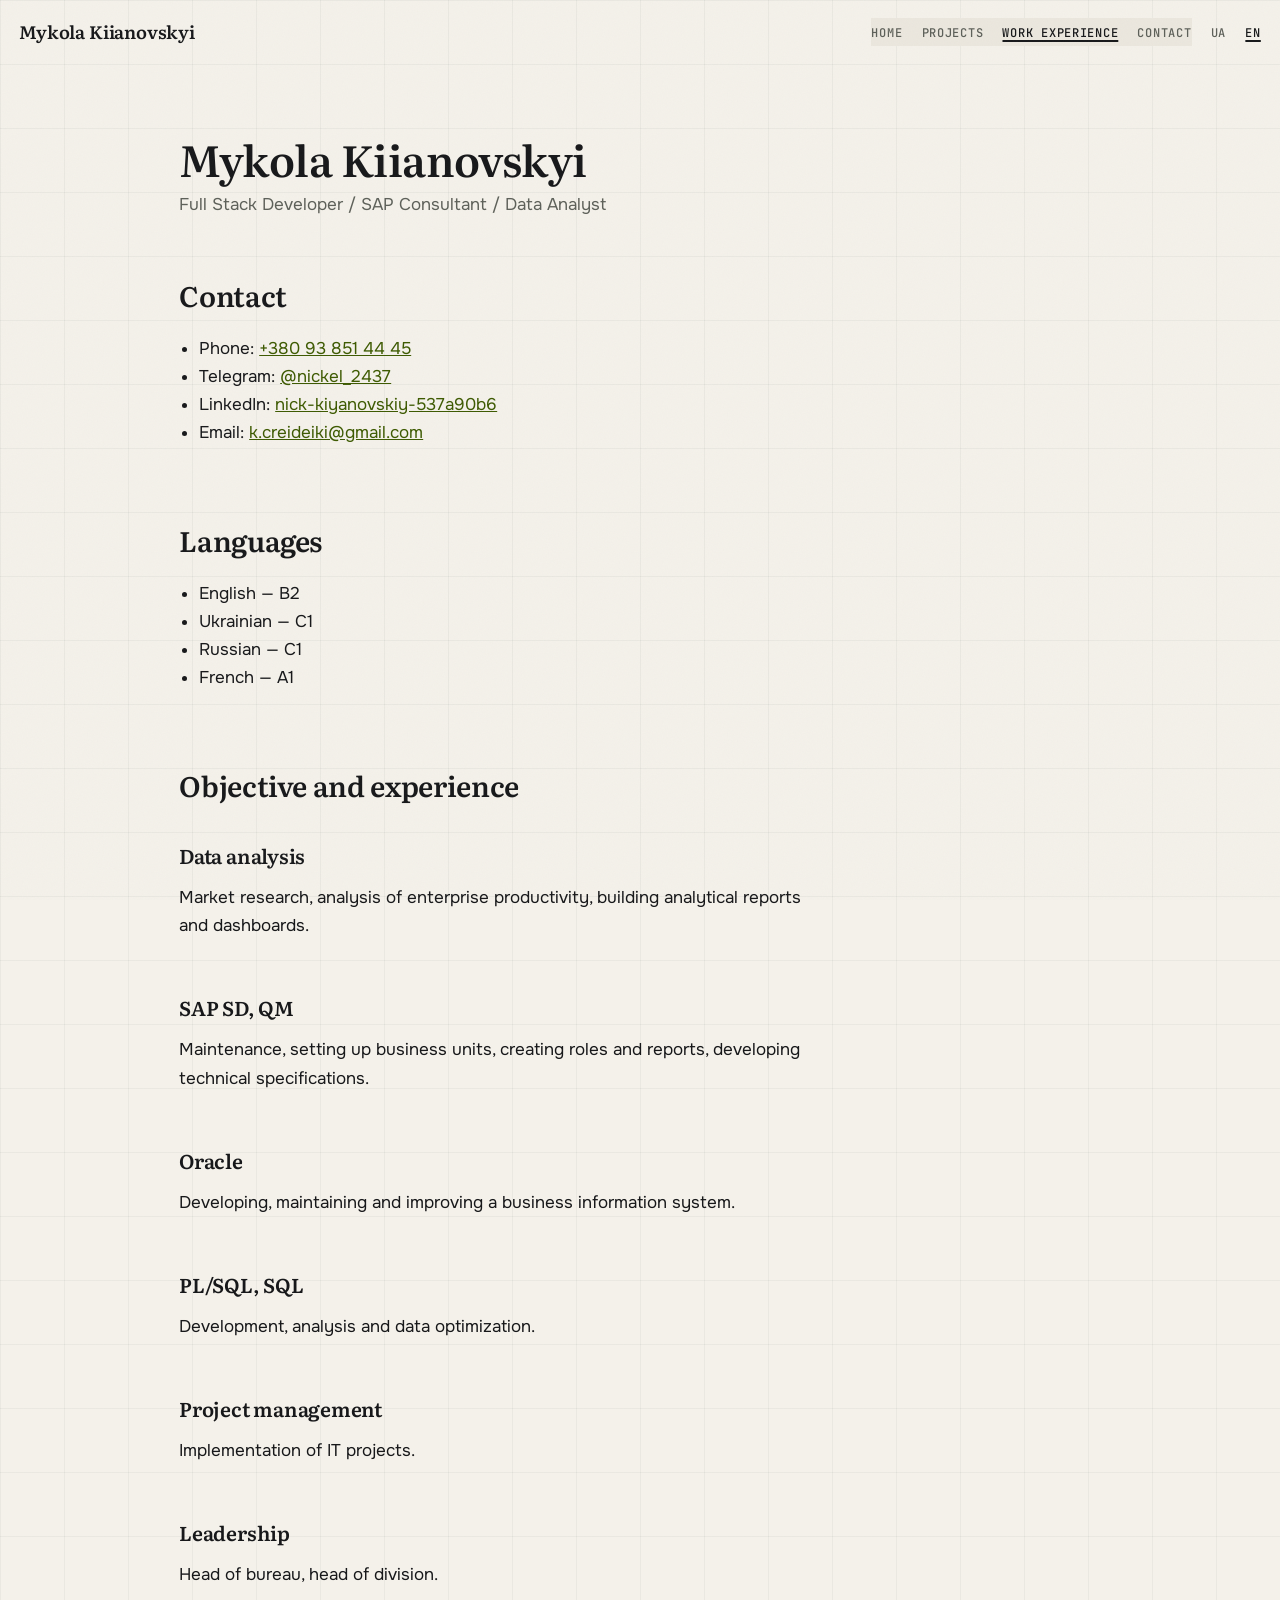
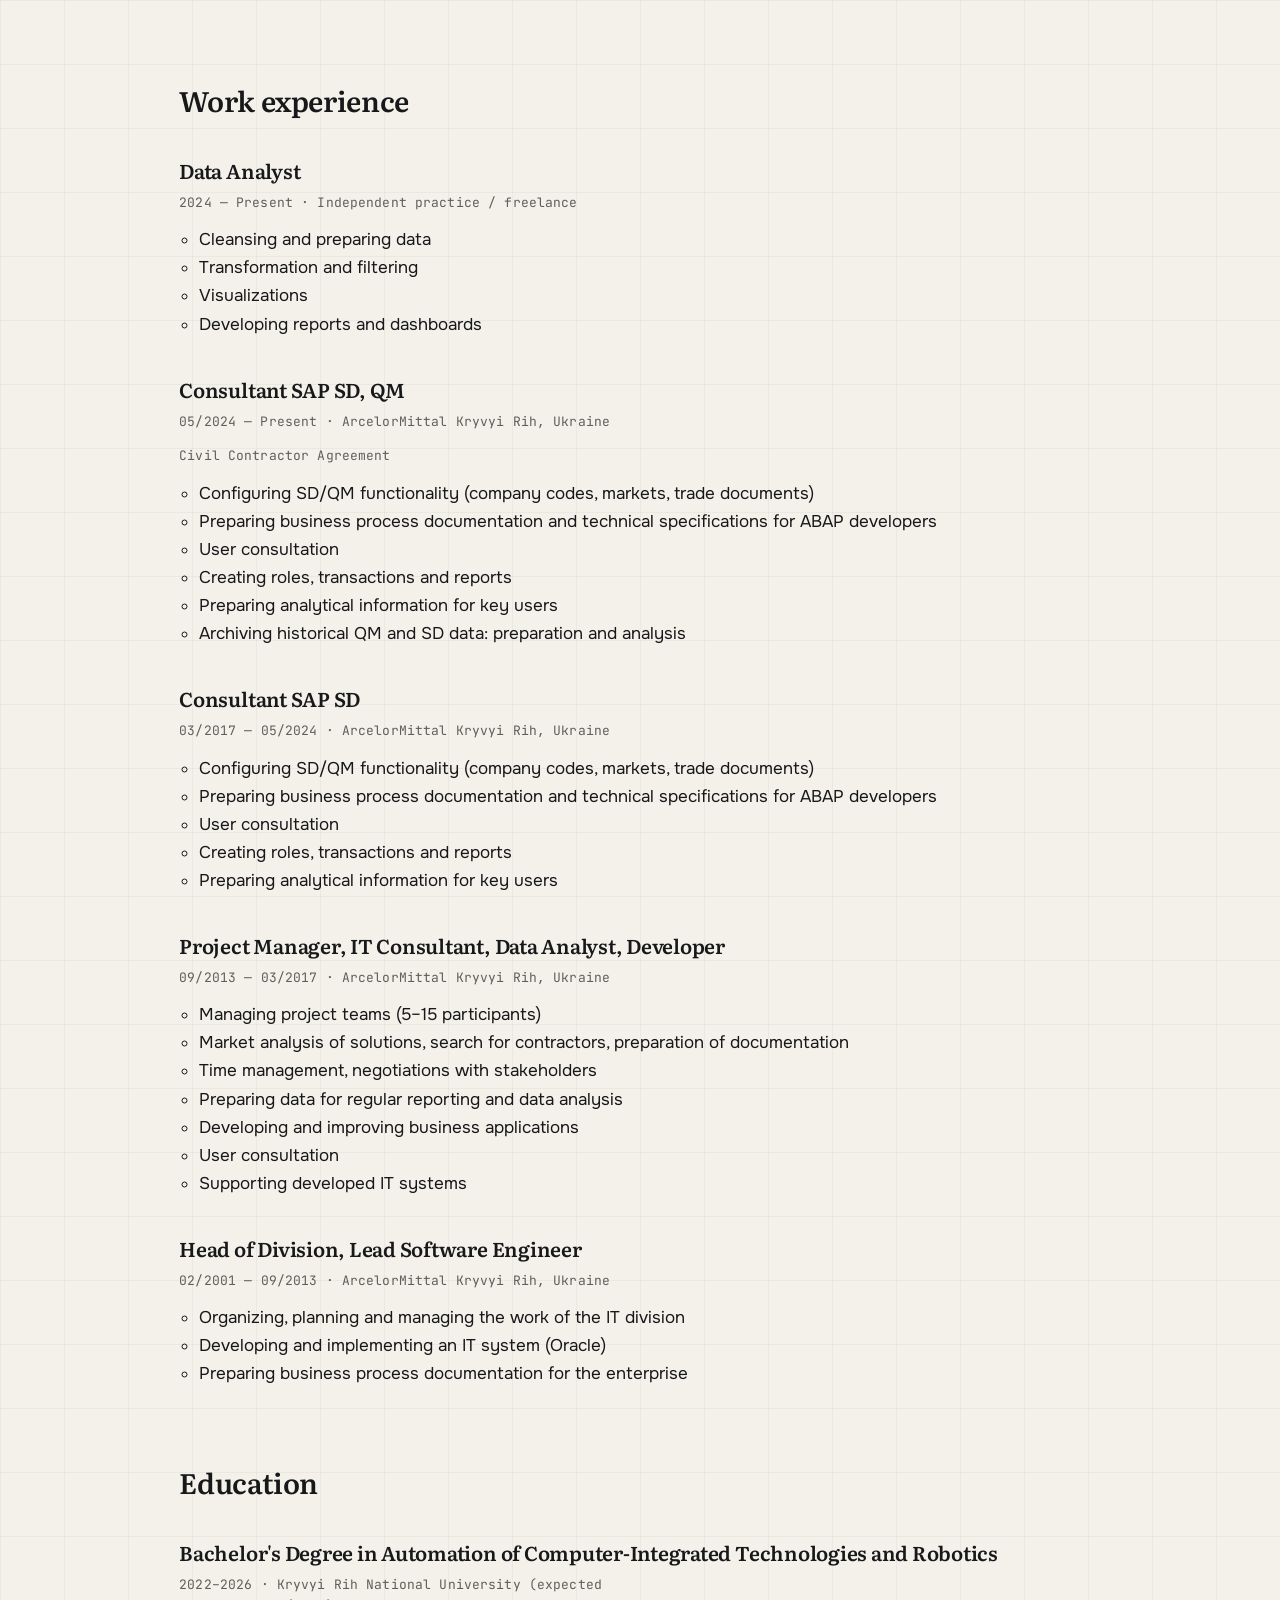
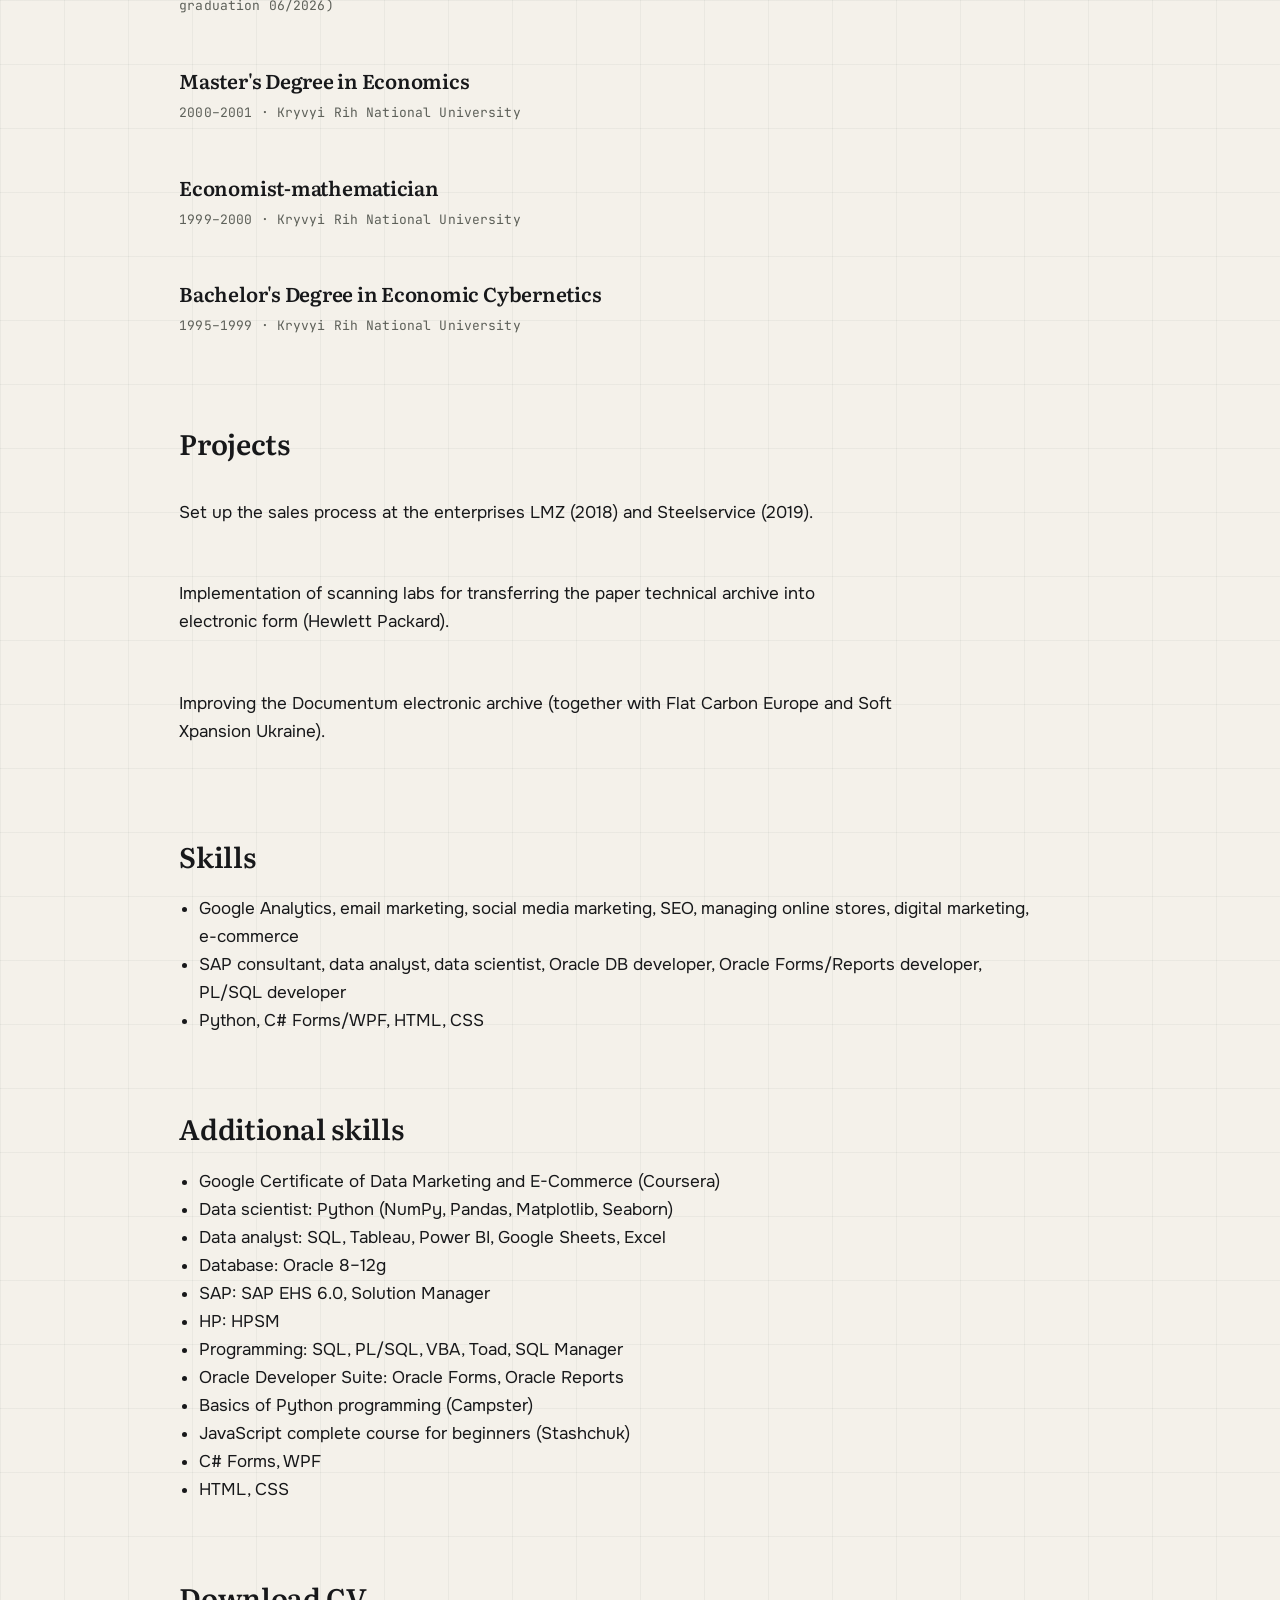
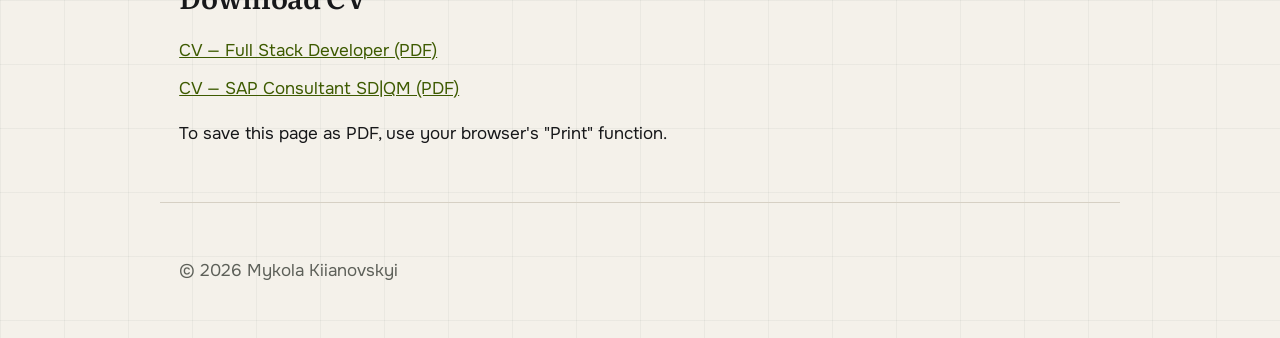
<file: work_experience_EN.html>
<!doctype html>
<html lang="en" class="no-js">
  <head>
    <meta charset="UTF-8" />
    <script>
      document.documentElement.classList.replace("no-js", "js");
    </script>
    <meta name="viewport" content="width=device-width, initial-scale=1.0" />
    <meta name="color-scheme" content="light dark" />
    <title>Work Experience — Mykola Kiianovskyi</title>
    <meta
      name="description"
      content="Detailed work experience of Mykola Kiianovskyi: SAP, Oracle, data analysis and project management."
    />
    <link rel="icon" href="favicon.ico" type="image/x-icon" />
    <link
      rel="preload"
      href="fonts/onest-latin.woff2"
      as="font"
      type="font/woff2"
      crossorigin
    />
    <link
      rel="preload"
      href="fonts/literata-latin.woff2"
      as="font"
      type="font/woff2"
      crossorigin
    />
    <link rel="stylesheet" href="css/style.css" media="all" />
    <link rel="stylesheet" href="css/resume.css" media="all" />
    <link rel="stylesheet" href="css/print.css" media="print" />
    <link
      rel="canonical"
      href="https://nick-kiianovskyi.github.io/portfolio/work_experience_EN.html"
    />
    <link
      rel="alternate"
      hreflang="uk"
      href="https://nick-kiianovskyi.github.io/portfolio/work_experience_UA.html"
    />
    <link
      rel="alternate"
      hreflang="en"
      href="https://nick-kiianovskyi.github.io/portfolio/work_experience_EN.html"
    />
    <link
      rel="alternate"
      hreflang="x-default"
      href="https://nick-kiianovskyi.github.io/portfolio/work_experience_UA.html"
    />
    <meta property="og:type" content="article" />
    <meta property="og:site_name" content="Mykola Kiianovskyi" />
    <meta property="og:title" content="Work Experience — Mykola Kiianovskyi" />
    <meta
      property="og:description"
      content="Detailed work experience of Mykola Kiianovskyi: SAP, Oracle, data analysis and project management."
    />
    <meta
      property="og:url"
      content="https://nick-kiianovskyi.github.io/portfolio/work_experience_EN.html"
    />
    <meta
      property="og:image"
      content="https://nick-kiianovskyi.github.io/portfolio/images/og-cover.png"
    />
    <meta property="og:image:width" content="1200" />
    <meta property="og:image:height" content="630" />
    <meta property="og:locale" content="en_US" />
    <meta property="og:locale:alternate" content="uk_UA" />
    <meta name="twitter:card" content="summary_large_image" />
    <meta name="twitter:title" content="Work Experience — Mykola Kiianovskyi" />
    <meta
      name="twitter:description"
      content="Detailed work experience of Mykola Kiianovskyi: SAP, Oracle, data analysis and project management."
    />
    <meta
      name="twitter:image"
      content="https://nick-kiianovskyi.github.io/portfolio/images/og-cover.png"
    />
    <meta
      name="theme-color"
      content="#0e1014"
      media="(prefers-color-scheme: dark)"
    />
    <meta
      name="theme-color"
      content="#f4f1ea"
      media="(prefers-color-scheme: light)"
    />
    <script type="application/ld+json">
      {
        "@context": "https://schema.org",
        "@type": "Person",
        "@id": "https://nick-kiianovskyi.github.io/portfolio/#person",
        "name": "Mykola Kiianovskyi",
        "alternateName": "Микола Кияновський",
        "url": "https://nick-kiianovskyi.github.io/portfolio/en/",
        "image": "https://nick-kiianovskyi.github.io/portfolio/images/foto1.jpg",
        "jobTitle": "Full Stack Developer, SAP Consultant, Data Analyst",
        "email": "mailto:k.creideiki@gmail.com",
        "sameAs": [
          "https://github.com/Nick-Kiianovskyi",
          "https://www.linkedin.com/in/nick-kiyanovskiy-537a90b6",
          "https://t.me/nickel_2437"
        ]
      }
    </script>
    <script type="application/ld+json">
      {
        "@context": "https://schema.org",
        "@type": "ProfilePage",
        "@id": "https://nick-kiianovskyi.github.io/portfolio/work_experience_EN.html#profile",
        "url": "https://nick-kiianovskyi.github.io/portfolio/work_experience_EN.html",
        "name": "Work Experience — Mykola Kiianovskyi",
        "inLanguage": "en",
        "mainEntity": {
          "@id": "https://nick-kiianovskyi.github.io/portfolio/#person"
        }
      }
    </script>
    <script src="js/site.js" defer></script>
  </head>
  <body class="page-resume">
    <a class="skip-link" href="#main-content">Skip to content</a>
    <header class="site-header">
      <div class="header-inner">
        <a class="site-logo" href="en/index.html">Mykola Kiianovskyi</a>
        <button
          class="nav-toggle"
          type="button"
          aria-expanded="false"
          aria-controls="header-menu"
        >
          <span class="visually-hidden">Menu</span>
          <span class="nav-toggle-icon" aria-hidden="true"></span>
        </button>
        <div class="header-menu" id="header-menu">
          <nav class="site-nav" aria-label="Main navigation">
            <ul>
              <li><a href="en/index.html">Home</a></li>
              <li><a href="en/index.html#projects">Projects</a></li>
              <li>
                <a href="work_experience_EN.html" aria-current="page"
                  >Work experience</a
                >
              </li>
              <li><a href="en/index.html#contact">Contact</a></li>
            </ul>
          </nav>
        </div>
        <nav class="lang-nav" aria-label="Language selection">
          <ul>
            <li><a href="work_experience_UA.html" hreflang="uk">UA</a></li>
            <li>
              <a href="work_experience_EN.html" hreflang="en" aria-current="true"
                >EN</a
              >
            </li>
          </ul>
        </nav>
      </div>
    </header>

    <main id="main-content" tabindex="-1">
      <article class="resume">
        <header class="resume-header">
          <h1>Mykola Kiianovskyi</h1>
          <p>Full Stack Developer / SAP Consultant / Data Analyst</p>
        </header>

        <section aria-labelledby="contacts-heading">
          <h2 id="contacts-heading">Contact</h2>
          <ul>
            <li>
              Phone:
              <a href="tel:+38093851445">+380 93 851 44 45</a>
            </li>
            <li>
              Telegram:
              <a href="https://t.me/nickel_2437" target="_blank" rel="noopener"
                >@nickel_2437</a
              >
            </li>
            <li>
              LinkedIn:
              <a
                href="https://www.linkedin.com/in/nick-kiyanovskiy-537a90b6"
                target="_blank"
                rel="noopener"
                >nick-kiyanovskiy-537a90b6</a
              >
            </li>
            <li>
              Email:
              <a href="mailto:k.creideiki@gmail.com"
                >k.creideiki@gmail.com</a
              >
            </li>
          </ul>
        </section>

        <section aria-labelledby="languages-heading">
          <h2 id="languages-heading">Languages</h2>
          <ul>
            <li>English — B2</li>
            <li>Ukrainian — C1</li>
            <li>Russian — C1</li>
            <li>French — A1</li>
          </ul>
        </section>

        <section aria-labelledby="objective-heading">
          <h2 id="objective-heading">Objective and experience</h2>
          <ul class="resume-list">
            <li>
              <h3>Data analysis</h3>
              <p>
                Market research, analysis of enterprise productivity, building
                analytical reports and dashboards.
              </p>
            </li>
            <li>
              <h3>SAP SD, QM</h3>
              <p>
                Maintenance, setting up business units, creating roles and
                reports, developing technical specifications.
              </p>
            </li>
            <li>
              <h3>Oracle</h3>
              <p>
                Developing, maintaining and improving a business information
                system.
              </p>
            </li>
            <li>
              <h3>PL/SQL, SQL</h3>
              <p>Development, analysis and data optimization.</p>
            </li>
            <li>
              <h3>Project management</h3>
              <p>Implementation of IT projects.</p>
            </li>
            <li>
              <h3>Leadership</h3>
              <p>Head of bureau, head of division.</p>
            </li>
          </ul>
        </section>

        <section id="experience" aria-labelledby="experience-heading">
          <h2 id="experience-heading">Work experience</h2>
          <ul class="resume-list">
            <li>
              <h3>Data Analyst</h3>
              <p class="period">
                <time datetime="2024">2024</time> — Present · Independent
                practice / freelance
              </p>
              <ul>
                <li>Cleansing and preparing data</li>
                <li>Transformation and filtering</li>
                <li>Visualizations</li>
                <li>Developing reports and dashboards</li>
              </ul>
            </li>

            <li>
              <h3>Consultant SAP SD, QM</h3>
              <p class="period">
                <time datetime="2024-05">05/2024</time> — Present ·
                ArcelorMittal Kryvyi Rih, Ukraine
              </p>
              <p class="period">Civil Contractor Agreement</p>
              <ul>
                <li>
                  Configuring SD/QM functionality (company codes, markets,
                  trade documents)
                </li>
                <li>
                  Preparing business process documentation and technical
                  specifications for ABAP developers
                </li>
                <li>User consultation</li>
                <li>Creating roles, transactions and reports</li>
                <li>Preparing analytical information for key users</li>
                <li>
                  Archiving historical QM and SD data: preparation and analysis
                </li>
              </ul>
            </li>

            <li>
              <h3>Consultant SAP SD</h3>
              <p class="period">
                <time datetime="2017-03">03/2017</time> —
                <time datetime="2024-05">05/2024</time> · ArcelorMittal Kryvyi
                Rih, Ukraine
              </p>
              <ul>
                <li>
                  Configuring SD/QM functionality (company codes, markets,
                  trade documents)
                </li>
                <li>
                  Preparing business process documentation and technical
                  specifications for ABAP developers
                </li>
                <li>User consultation</li>
                <li>Creating roles, transactions and reports</li>
                <li>Preparing analytical information for key users</li>
              </ul>
            </li>

            <li>
              <h3>
                Project Manager, IT Consultant, Data Analyst, Developer
              </h3>
              <p class="period">
                <time datetime="2013-09">09/2013</time> —
                <time datetime="2017-03">03/2017</time> · ArcelorMittal Kryvyi
                Rih, Ukraine
              </p>
              <ul>
                <li>Managing project teams (5–15 participants)</li>
                <li>
                  Market analysis of solutions, search for contractors,
                  preparation of documentation
                </li>
                <li>Time management, negotiations with stakeholders</li>
                <li>
                  Preparing data for regular reporting and data analysis
                </li>
                <li>Developing and improving business applications</li>
                <li>User consultation</li>
                <li>Supporting developed IT systems</li>
              </ul>
            </li>

            <li>
              <h3>Head of Division, Lead Software Engineer</h3>
              <p class="period">
                <time datetime="2001-02">02/2001</time> —
                <time datetime="2013-09">09/2013</time> · ArcelorMittal Kryvyi
                Rih, Ukraine
              </p>
              <ul>
                <li>
                  Organizing, planning and managing the work of the IT division
                </li>
                <li>Developing and implementing an IT system (Oracle)</li>
                <li>
                  Preparing business process documentation for the enterprise
                </li>
              </ul>
            </li>
          </ul>
        </section>

        <section aria-labelledby="education-heading">
          <h2 id="education-heading">Education</h2>
          <ul class="resume-list">
            <li>
              <h3>
                Bachelor's Degree in Automation of Computer-Integrated
                Technologies and Robotics
              </h3>
              <p class="period">
                <time datetime="2022">2022</time>–<time datetime="2026"
                  >2026</time
                >
                · Kryvyi Rih National University (expected graduation
                <time datetime="2026-06">06/2026</time>)
              </p>
            </li>
            <li>
              <h3>Master's Degree in Economics</h3>
              <p class="period">
                <time datetime="2000">2000</time>–<time datetime="2001"
                  >2001</time
                >
                · Kryvyi Rih National University
              </p>
            </li>
            <li>
              <h3>Economist-mathematician</h3>
              <p class="period">
                <time datetime="1999">1999</time>–<time datetime="2000"
                  >2000</time
                >
                · Kryvyi Rih National University
              </p>
            </li>
            <li>
              <h3>Bachelor's Degree in Economic Cybernetics</h3>
              <p class="period">
                <time datetime="1995">1995</time>–<time datetime="1999"
                  >1999</time
                >
                · Kryvyi Rih National University
              </p>
            </li>
          </ul>
        </section>

        <section aria-labelledby="projects-heading">
          <h2 id="projects-heading">Projects</h2>
          <ul class="resume-list">
            <li>
              <p>
                Set up the sales process at the enterprises LMZ
                (<time datetime="2018">2018</time>) and Steelservice
                (<time datetime="2019">2019</time>).
              </p>
            </li>
            <li>
              <p>
                Implementation of scanning labs for transferring the paper
                technical archive into electronic form (Hewlett Packard).
              </p>
            </li>
            <li>
              <p>
                Improving the Documentum electronic archive (together with Flat
                Carbon Europe and Soft Xpansion Ukraine).
              </p>
            </li>
          </ul>
        </section>

        <section aria-labelledby="skills-heading">
          <h2 id="skills-heading">Skills</h2>
          <ul>
            <li>
              Google Analytics, email marketing, social media marketing, SEO,
              managing online stores, digital marketing, e-commerce
            </li>
            <li>
              SAP consultant, data analyst, data scientist, Oracle DB
              developer, Oracle Forms/Reports developer, PL/SQL developer
            </li>
            <li>Python, C# Forms/WPF, HTML, CSS</li>
          </ul>
        </section>

        <section aria-labelledby="additional-heading">
          <h2 id="additional-heading">Additional skills</h2>
          <ul>
            <li>
              Google Certificate of Data Marketing and E-Commerce (Coursera)
            </li>
            <li>
              Data scientist: Python (NumPy, Pandas, Matplotlib, Seaborn)
            </li>
            <li>
              Data analyst: SQL, Tableau, Power BI, Google Sheets, Excel
            </li>
            <li>Database: Oracle 8–12g</li>
            <li>SAP: SAP EHS 6.0, Solution Manager</li>
            <li>HP: HPSM</li>
            <li>Programming: SQL, PL/SQL, VBA, Toad, SQL Manager</li>
            <li>Oracle Developer Suite: Oracle Forms, Oracle Reports</li>
            <li>Basics of Python programming (Campster)</li>
            <li>JavaScript complete course for beginners (Stashchuk)</li>
            <li>C# Forms, WPF</li>
            <li>HTML, CSS</li>
          </ul>
        </section>

        <section aria-labelledby="download-heading">
          <h2 id="download-heading">Download CV</h2>
          <ul class="download-list">
            <li>
              <a href="files/cv_fullstack_kiianovskyi.pdf" download
                >CV — Full Stack Developer (PDF)</a
              >
            </li>
            <li>
              <a href="files/cv_SAP_SD_consultant.pdf" download
                >CV — SAP Consultant SD|QM (PDF)</a
              >
            </li>
          </ul>
          <p>
            To save this page as PDF, use your browser's "Print" function.
          </p>
        </section>
      </article>
    </main>

    <footer class="site-footer">
      <p>© 2026 Mykola Kiianovskyi</p>
    </footer>
  </body>
</html>
</file>
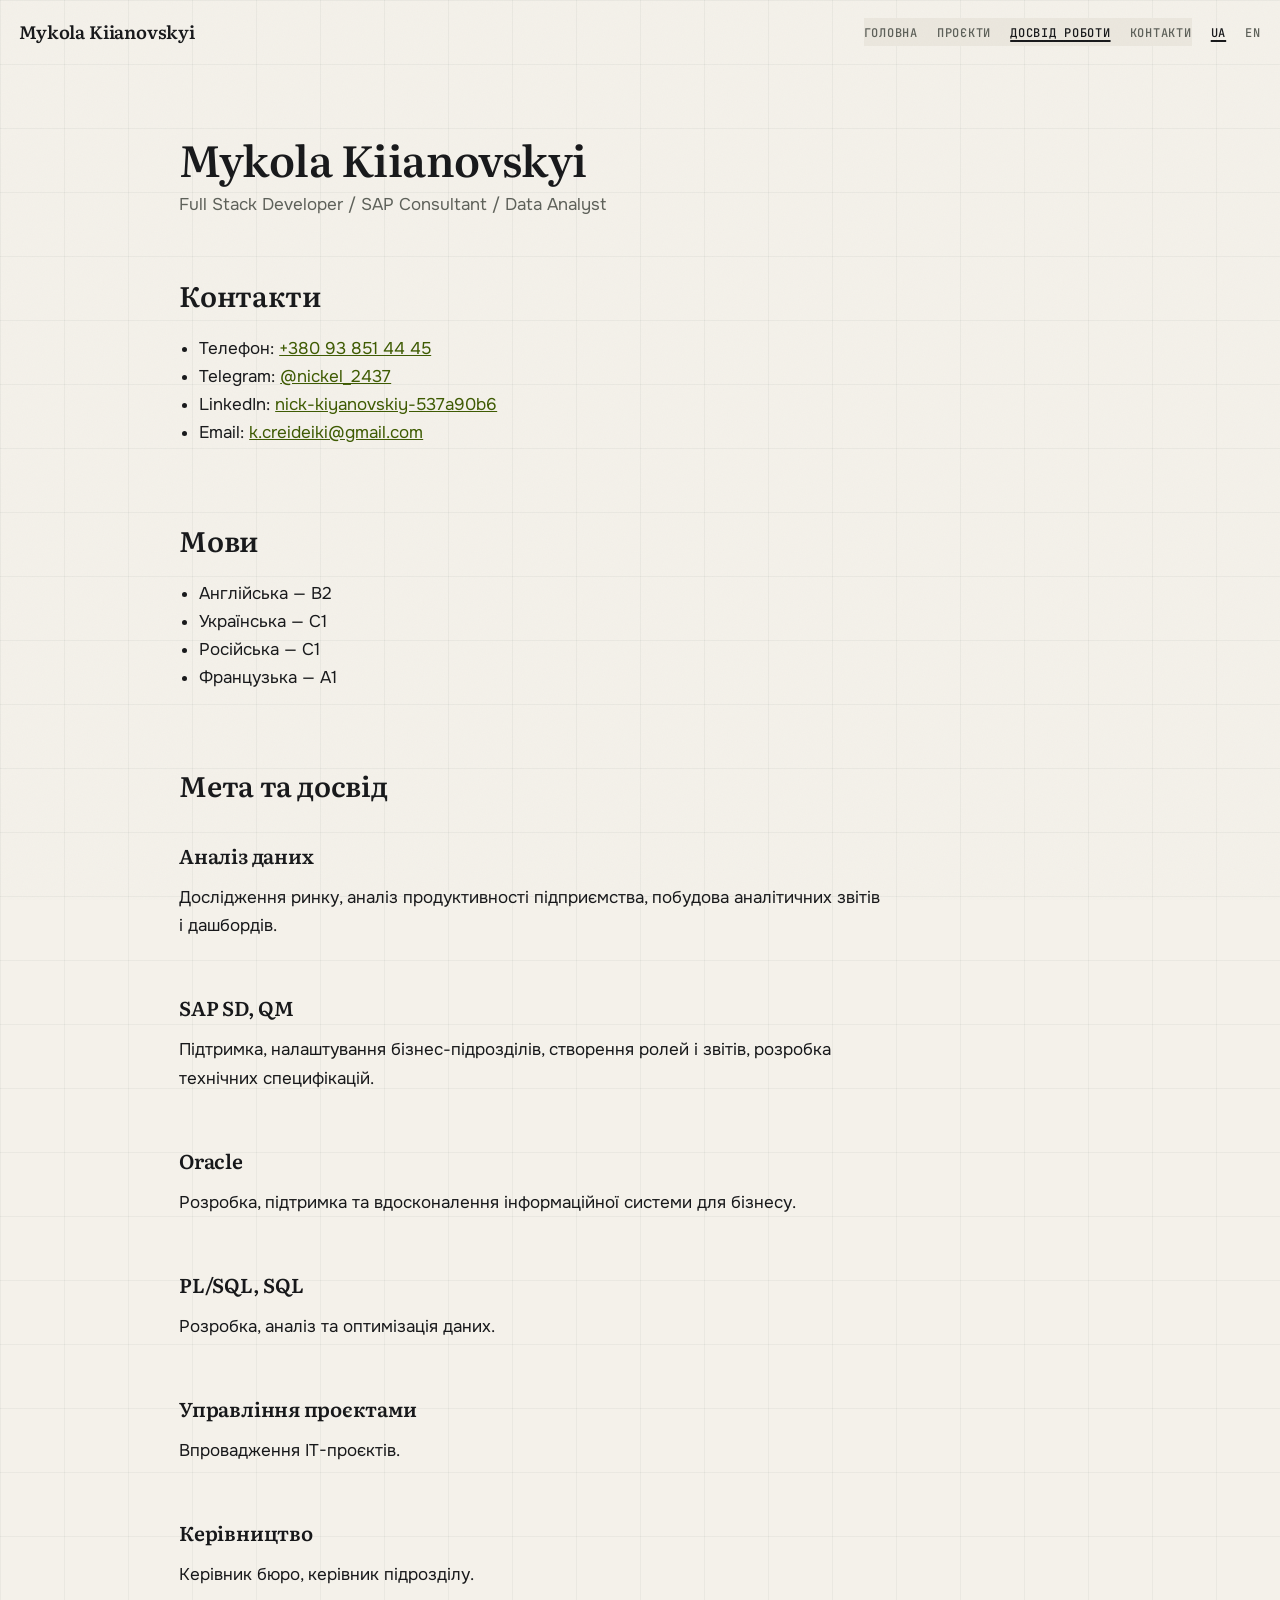
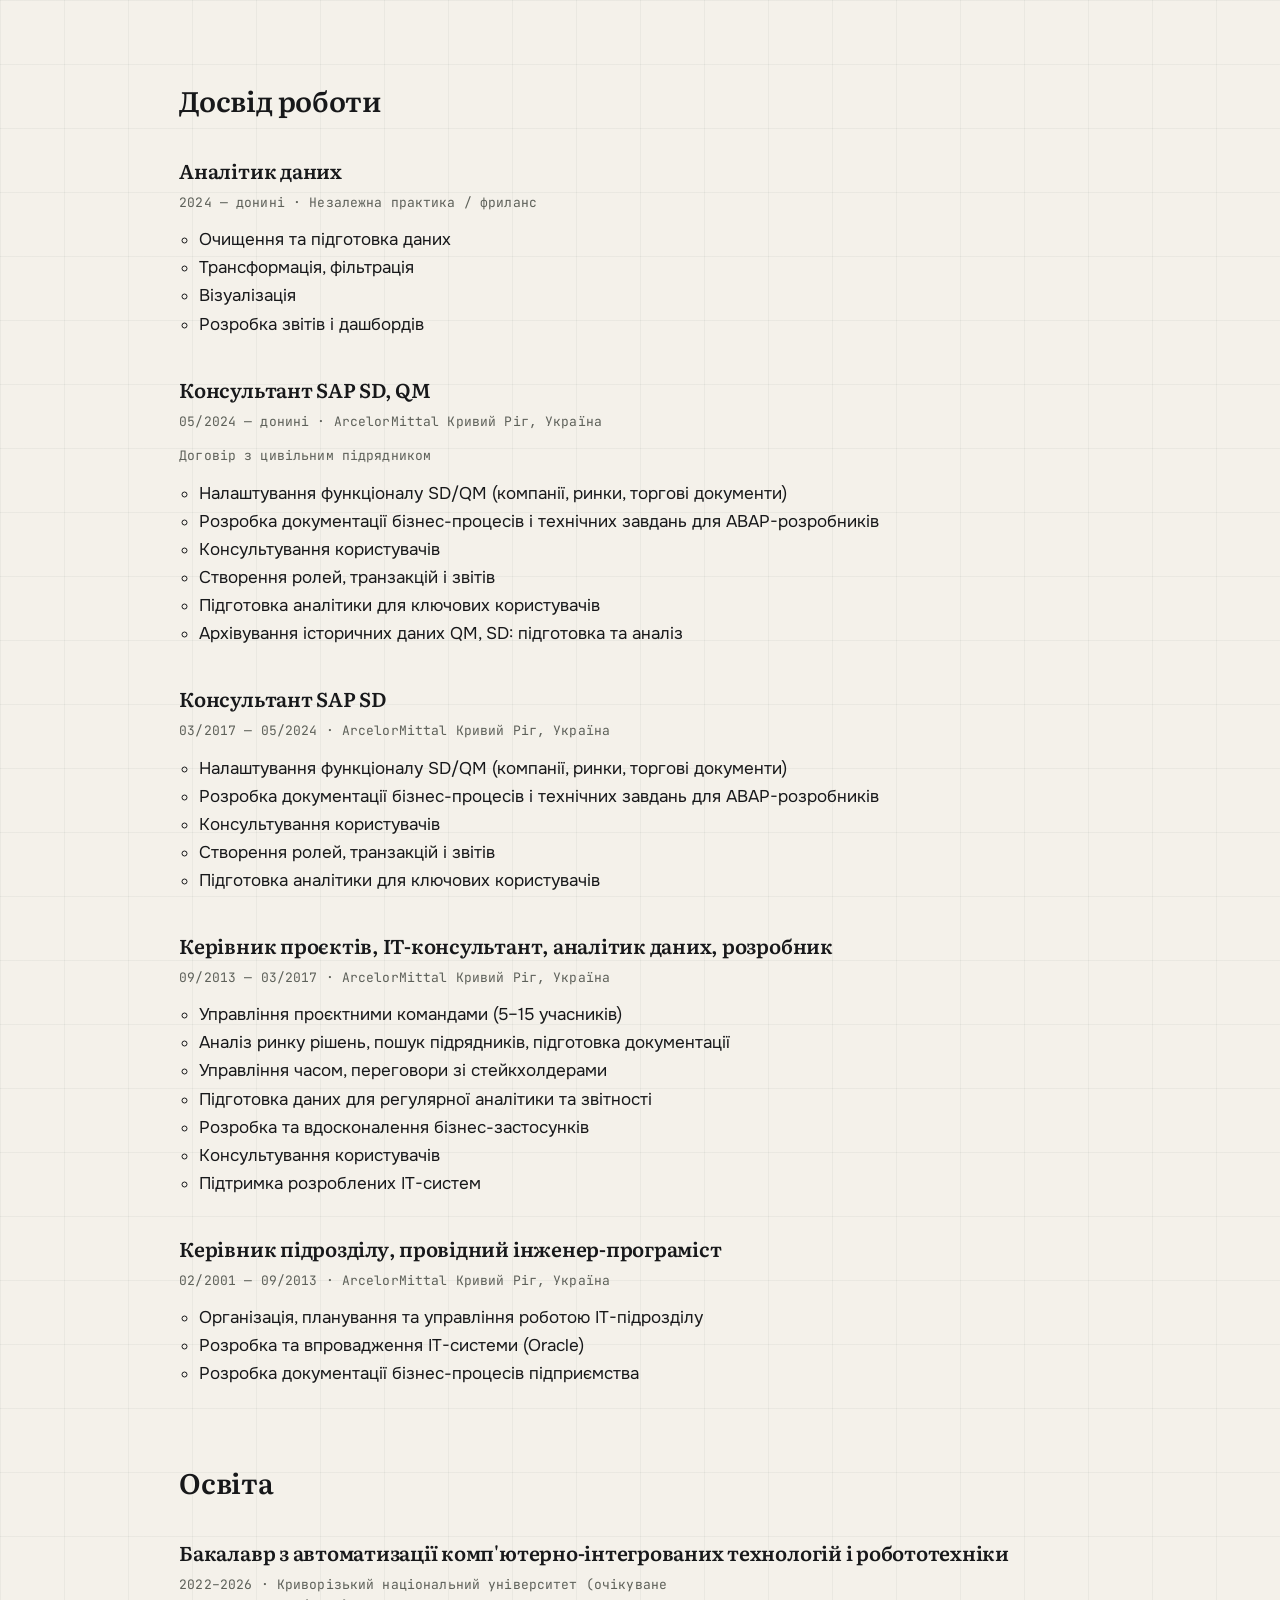
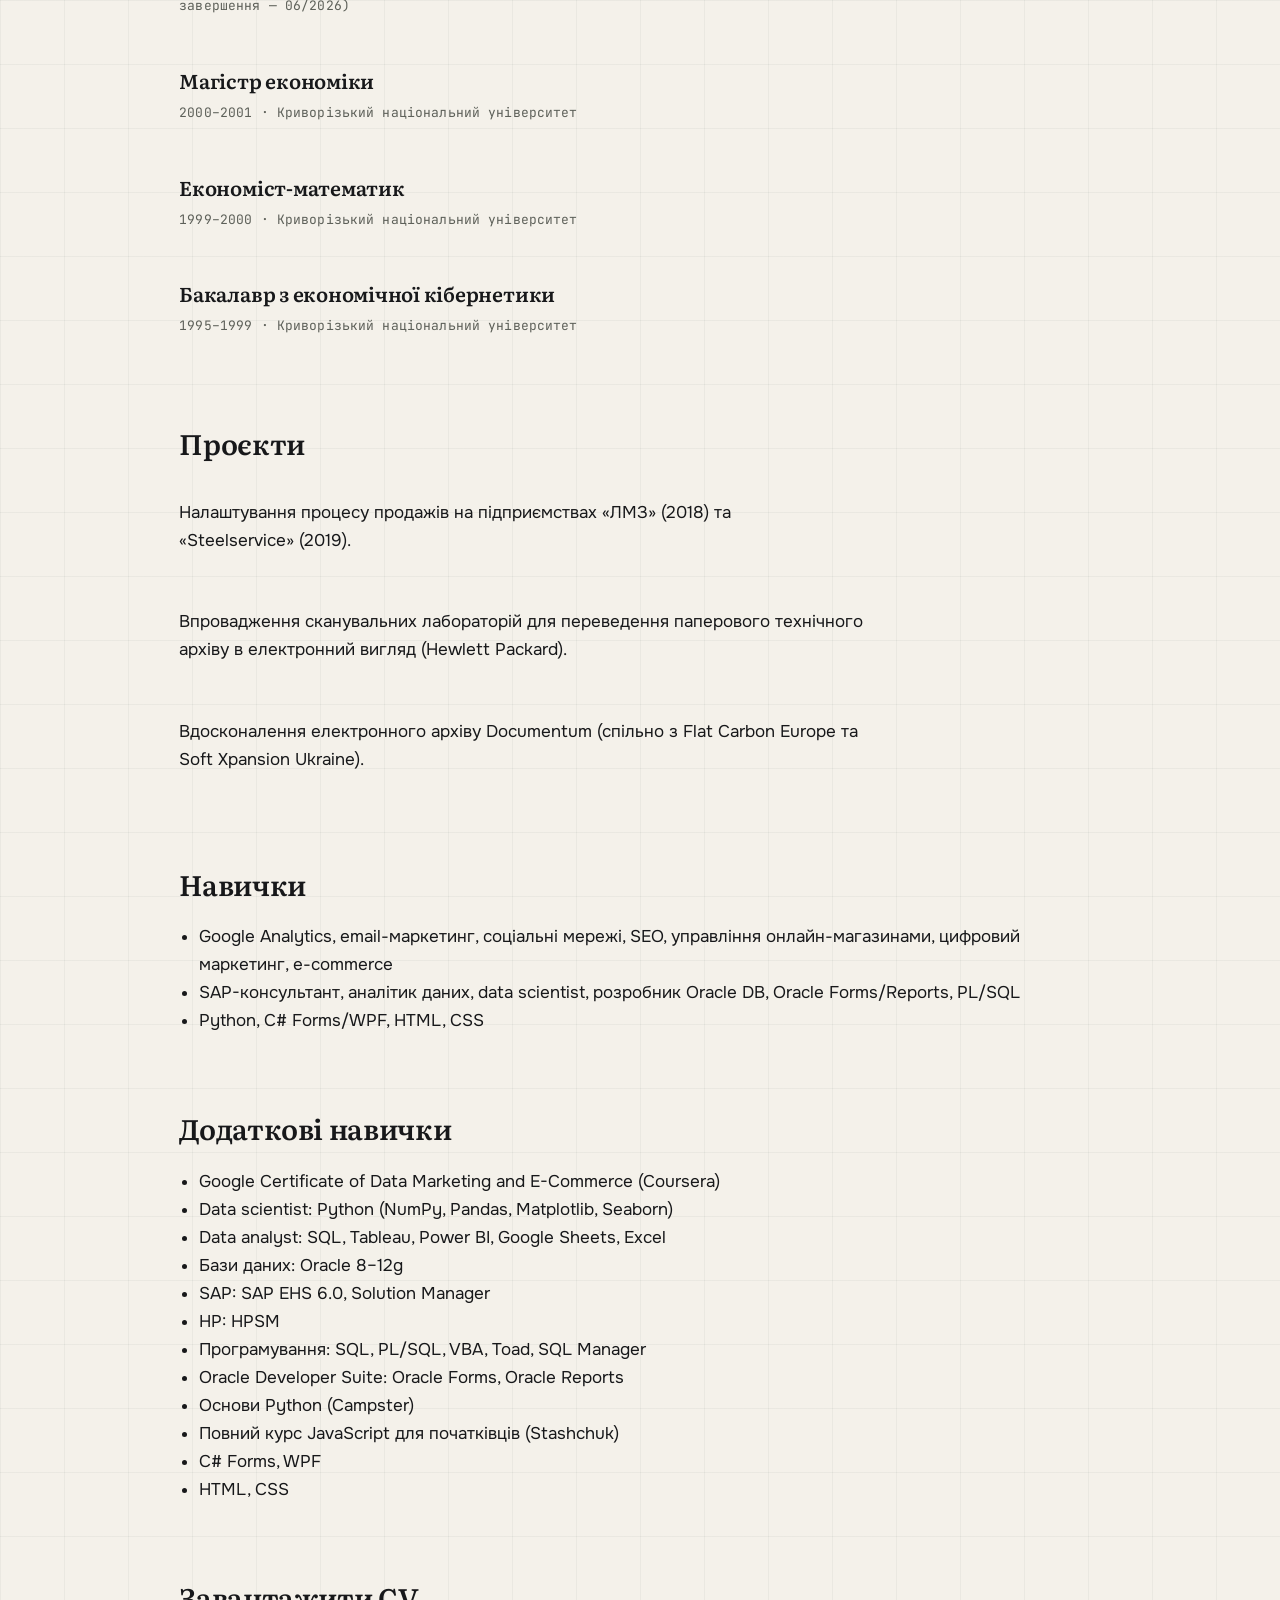
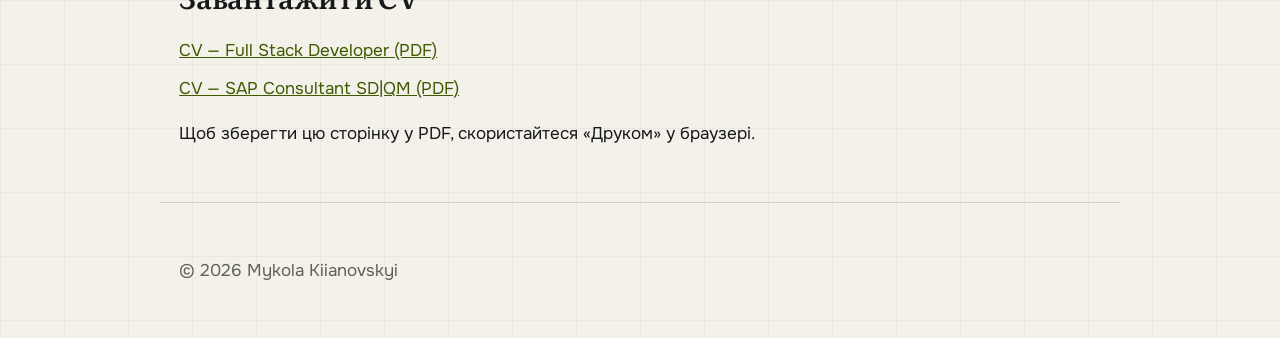
<file: work_experience_UA.html>
<!doctype html>
<html lang="uk" class="no-js">
  <head>
    <meta charset="UTF-8" />
    <script>
      document.documentElement.classList.replace("no-js", "js");
    </script>
    <meta name="viewport" content="width=device-width, initial-scale=1.0" />
    <meta name="color-scheme" content="light dark" />
    <title>Досвід роботи — Микола Кияновський</title>
    <meta
      name="description"
      content="Детальний досвід роботи Миколи Кияновського: SAP, Oracle, аналіз даних, управління проєктами."
    />
    <link rel="icon" href="favicon.ico" type="image/x-icon" />
    <link
      rel="preload"
      href="fonts/onest-cyrillic.woff2"
      as="font"
      type="font/woff2"
      crossorigin
    />
    <link
      rel="preload"
      href="fonts/literata-cyrillic.woff2"
      as="font"
      type="font/woff2"
      crossorigin
    />
    <link rel="stylesheet" href="css/style.css" media="all" />
    <link rel="stylesheet" href="css/resume.css" media="all" />
    <link rel="stylesheet" href="css/print.css" media="print" />
    <link
      rel="canonical"
      href="https://nick-kiianovskyi.github.io/portfolio/work_experience_UA.html"
    />
    <link
      rel="alternate"
      hreflang="uk"
      href="https://nick-kiianovskyi.github.io/portfolio/work_experience_UA.html"
    />
    <link
      rel="alternate"
      hreflang="en"
      href="https://nick-kiianovskyi.github.io/portfolio/work_experience_EN.html"
    />
    <link
      rel="alternate"
      hreflang="x-default"
      href="https://nick-kiianovskyi.github.io/portfolio/work_experience_UA.html"
    />
    <meta property="og:type" content="article" />
    <meta property="og:site_name" content="Mykola Kiianovskyi" />
    <meta property="og:title" content="Досвід роботи — Микола Кияновський" />
    <meta
      property="og:description"
      content="Детальний досвід роботи Миколи Кияновського: SAP, Oracle, аналіз даних, управління проєктами."
    />
    <meta
      property="og:url"
      content="https://nick-kiianovskyi.github.io/portfolio/work_experience_UA.html"
    />
    <meta
      property="og:image"
      content="https://nick-kiianovskyi.github.io/portfolio/images/og-cover.png"
    />
    <meta property="og:image:width" content="1200" />
    <meta property="og:image:height" content="630" />
    <meta property="og:locale" content="uk_UA" />
    <meta property="og:locale:alternate" content="en_US" />
    <meta name="twitter:card" content="summary_large_image" />
    <meta name="twitter:title" content="Досвід роботи — Микола Кияновський" />
    <meta
      name="twitter:description"
      content="Детальний досвід роботи Миколи Кияновського: SAP, Oracle, аналіз даних, управління проєктами."
    />
    <meta
      name="twitter:image"
      content="https://nick-kiianovskyi.github.io/portfolio/images/og-cover.png"
    />
    <meta
      name="theme-color"
      content="#0e1014"
      media="(prefers-color-scheme: dark)"
    />
    <meta
      name="theme-color"
      content="#f4f1ea"
      media="(prefers-color-scheme: light)"
    />
    <script type="application/ld+json">
      {
        "@context": "https://schema.org",
        "@type": "Person",
        "@id": "https://nick-kiianovskyi.github.io/portfolio/#person",
        "name": "Микола Кияновський",
        "alternateName": "Mykola Kiianovskyi",
        "url": "https://nick-kiianovskyi.github.io/portfolio/",
        "image": "https://nick-kiianovskyi.github.io/portfolio/images/foto1.jpg",
        "jobTitle": "Full Stack Developer, SAP Consultant, Data Analyst",
        "email": "mailto:k.creideiki@gmail.com",
        "sameAs": [
          "https://github.com/Nick-Kiianovskyi",
          "https://www.linkedin.com/in/nick-kiyanovskiy-537a90b6",
          "https://t.me/nickel_2437"
        ]
      }
    </script>
    <script type="application/ld+json">
      {
        "@context": "https://schema.org",
        "@type": "ProfilePage",
        "@id": "https://nick-kiianovskyi.github.io/portfolio/work_experience_UA.html#profile",
        "url": "https://nick-kiianovskyi.github.io/portfolio/work_experience_UA.html",
        "name": "Досвід роботи — Микола Кияновський",
        "inLanguage": "uk",
        "mainEntity": {
          "@id": "https://nick-kiianovskyi.github.io/portfolio/#person"
        }
      }
    </script>
    <script src="js/site.js" defer></script>
  </head>
  <body class="page-resume">
    <a class="skip-link" href="#main-content">Перейти до змісту</a>
    <header class="site-header">
      <div class="header-inner">
        <a class="site-logo" href="index.html">Mykola Kiianovskyi</a>
        <button
          class="nav-toggle"
          type="button"
          aria-expanded="false"
          aria-controls="header-menu"
        >
          <span class="visually-hidden">Меню</span>
          <span class="nav-toggle-icon" aria-hidden="true"></span>
        </button>
        <div class="header-menu" id="header-menu">
          <nav class="site-nav" aria-label="Основна навігація">
            <ul>
              <li><a href="index.html">Головна</a></li>
              <li><a href="index.html#projects">Проєкти</a></li>
              <li>
                <a href="work_experience_UA.html" aria-current="page"
                  >Досвід роботи</a
                >
              </li>
              <li><a href="index.html#contact">Контакти</a></li>
            </ul>
          </nav>
        </div>
        <nav class="lang-nav" aria-label="Вибір мови">
          <ul>
            <li>
              <a href="work_experience_UA.html" hreflang="uk" aria-current="true"
                >UA</a
              >
            </li>
            <li><a href="work_experience_EN.html" hreflang="en">EN</a></li>
          </ul>
        </nav>
      </div>
    </header>

    <main id="main-content" tabindex="-1">
      <article class="resume">
        <header class="resume-header">
          <h1>Mykola Kiianovskyi</h1>
          <p lang="en">Full Stack Developer / SAP Consultant / Data Analyst</p>
        </header>

        <section aria-labelledby="contacts-heading">
          <h2 id="contacts-heading">Контакти</h2>
          <ul>
            <li>
              Телефон:
              <a href="tel:+38093851445">+380 93 851 44 45</a>
            </li>
            <li>
              Telegram:
              <a href="https://t.me/nickel_2437" target="_blank" rel="noopener"
                >@nickel_2437</a
              >
            </li>
            <li>
              LinkedIn:
              <a
                href="https://www.linkedin.com/in/nick-kiyanovskiy-537a90b6"
                target="_blank"
                rel="noopener"
                >nick-kiyanovskiy-537a90b6</a
              >
            </li>
            <li>
              Email:
              <a href="mailto:k.creideiki@gmail.com"
                >k.creideiki@gmail.com</a
              >
            </li>
          </ul>
        </section>

        <section aria-labelledby="languages-heading">
          <h2 id="languages-heading">Мови</h2>
          <ul>
            <li>Англійська — B2</li>
            <li>Українська — C1</li>
            <li>Російська — C1</li>
            <li>Французька — A1</li>
          </ul>
        </section>

        <section aria-labelledby="objective-heading">
          <h2 id="objective-heading">Мета та досвід</h2>
          <ul class="resume-list">
            <li>
              <h3>Аналіз даних</h3>
              <p>
                Дослідження ринку, аналіз продуктивності підприємства, побудова
                аналітичних звітів і дашбордів.
              </p>
            </li>
            <li>
              <h3>SAP SD, QM</h3>
              <p>
                Підтримка, налаштування бізнес-підрозділів, створення ролей і
                звітів, розробка технічних специфікацій.
              </p>
            </li>
            <li>
              <h3>Oracle</h3>
              <p>
                Розробка, підтримка та вдосконалення інформаційної системи для
                бізнесу.
              </p>
            </li>
            <li>
              <h3>PL/SQL, SQL</h3>
              <p>Розробка, аналіз та оптимізація даних.</p>
            </li>
            <li>
              <h3>Управління проєктами</h3>
              <p>Впровадження IT-проєктів.</p>
            </li>
            <li>
              <h3>Керівництво</h3>
              <p>Керівник бюро, керівник підрозділу.</p>
            </li>
          </ul>
        </section>

        <section id="experience" aria-labelledby="experience-heading">
          <h2 id="experience-heading">Досвід роботи</h2>
          <ul class="resume-list">
            <li>
              <h3>Аналітик даних</h3>
              <p class="period">
                <time datetime="2024">2024</time> — донині · Незалежна практика
                / фриланс
              </p>
              <ul>
                <li>Очищення та підготовка даних</li>
                <li>Трансформація, фільтрація</li>
                <li>Візуалізація</li>
                <li>Розробка звітів і дашбордів</li>
              </ul>
            </li>

            <li>
              <h3>Консультант SAP SD, QM</h3>
              <p class="period">
                <time datetime="2024-05">05/2024</time> — донині · ArcelorMittal
                Кривий Ріг, Україна
              </p>
              <p class="period">Договір з цивільним підрядником</p>
              <ul>
                <li>
                  Налаштування функціоналу SD/QM (компанії, ринки, торгові
                  документи)
                </li>
                <li>
                  Розробка документації бізнес-процесів і технічних завдань для
                  ABAP-розробників
                </li>
                <li>Консультування користувачів</li>
                <li>Створення ролей, транзакцій і звітів</li>
                <li>Підготовка аналітики для ключових користувачів</li>
                <li>
                  Архівування історичних даних QM, SD: підготовка та аналіз
                </li>
              </ul>
            </li>

            <li>
              <h3>Консультант SAP SD</h3>
              <p class="period">
                <time datetime="2017-03">03/2017</time> —
                <time datetime="2024-05">05/2024</time> · ArcelorMittal Кривий
                Ріг, Україна
              </p>
              <ul>
                <li>
                  Налаштування функціоналу SD/QM (компанії, ринки, торгові
                  документи)
                </li>
                <li>
                  Розробка документації бізнес-процесів і технічних завдань для
                  ABAP-розробників
                </li>
                <li>Консультування користувачів</li>
                <li>Створення ролей, транзакцій і звітів</li>
                <li>Підготовка аналітики для ключових користувачів</li>
              </ul>
            </li>

            <li>
              <h3>
                Керівник проєктів, IT-консультант, аналітик даних, розробник
              </h3>
              <p class="period">
                <time datetime="2013-09">09/2013</time> —
                <time datetime="2017-03">03/2017</time> · ArcelorMittal Кривий
                Ріг, Україна
              </p>
              <ul>
                <li>
                  Управління проєктними командами (5–15 учасників)
                </li>
                <li>
                  Аналіз ринку рішень, пошук підрядників, підготовка
                  документації
                </li>
                <li>Управління часом, переговори зі стейкхолдерами</li>
                <li>
                  Підготовка даних для регулярної аналітики та звітності
                </li>
                <li>Розробка та вдосконалення бізнес-застосунків</li>
                <li>Консультування користувачів</li>
                <li>Підтримка розроблених IT-систем</li>
              </ul>
            </li>

            <li>
              <h3>
                Керівник підрозділу, провідний інженер-програміст
              </h3>
              <p class="period">
                <time datetime="2001-02">02/2001</time> —
                <time datetime="2013-09">09/2013</time> · ArcelorMittal Кривий
                Ріг, Україна
              </p>
              <ul>
                <li>
                  Організація, планування та управління роботою IT-підрозділу
                </li>
                <li>Розробка та впровадження IT-системи (Oracle)</li>
                <li>
                  Розробка документації бізнес-процесів підприємства
                </li>
              </ul>
            </li>
          </ul>
        </section>

        <section aria-labelledby="education-heading">
          <h2 id="education-heading">Освіта</h2>
          <ul class="resume-list">
            <li>
              <h3>
                Бакалавр з автоматизації комп'ютерно-інтегрованих технологій і
                робототехніки
              </h3>
              <p class="period">
                <time datetime="2022">2022</time>–<time datetime="2026"
                  >2026</time
                >
                · Криворізький національний університет (очікуване завершення —
                <time datetime="2026-06">06/2026</time>)
              </p>
            </li>
            <li>
              <h3>Магістр економіки</h3>
              <p class="period">
                <time datetime="2000">2000</time>–<time datetime="2001"
                  >2001</time
                >
                · Криворізький національний університет
              </p>
            </li>
            <li>
              <h3>Економіст-математик</h3>
              <p class="period">
                <time datetime="1999">1999</time>–<time datetime="2000"
                  >2000</time
                >
                · Криворізький національний університет
              </p>
            </li>
            <li>
              <h3>Бакалавр з економічної кібернетики</h3>
              <p class="period">
                <time datetime="1995">1995</time>–<time datetime="1999"
                  >1999</time
                >
                · Криворізький національний університет
              </p>
            </li>
          </ul>
        </section>

        <section aria-labelledby="projects-heading">
          <h2 id="projects-heading">Проєкти</h2>
          <ul class="resume-list">
            <li>
              <p>
                Налаштування процесу продажів на підприємствах «ЛМЗ»
                (<time datetime="2018">2018</time>) та «Steelservice»
                (<time datetime="2019">2019</time>).
              </p>
            </li>
            <li>
              <p>
                Впровадження сканувальних лабораторій для переведення
                паперового технічного архіву в електронний вигляд (Hewlett
                Packard).
              </p>
            </li>
            <li>
              <p>
                Вдосконалення електронного архіву Documentum (спільно з Flat
                Carbon Europe та Soft Xpansion Ukraine).
              </p>
            </li>
          </ul>
        </section>

        <section aria-labelledby="skills-heading">
          <h2 id="skills-heading">Навички</h2>
          <ul>
            <li>
              Google Analytics, email-маркетинг, соціальні мережі, SEO,
              управління онлайн-магазинами, цифровий маркетинг, e-commerce
            </li>
            <li>
              SAP-консультант, аналітик даних, data scientist, розробник Oracle
              DB, Oracle Forms/Reports, PL/SQL
            </li>
            <li>Python, C# Forms/WPF, HTML, CSS</li>
          </ul>
        </section>

        <section aria-labelledby="additional-heading">
          <h2 id="additional-heading">Додаткові навички</h2>
          <ul>
            <li>
              Google Certificate of Data Marketing and E-Commerce (Coursera)
            </li>
            <li>
              Data scientist: Python (NumPy, Pandas, Matplotlib, Seaborn)
            </li>
            <li>
              Data analyst: SQL, Tableau, Power BI, Google Sheets, Excel
            </li>
            <li>Бази даних: Oracle 8–12g</li>
            <li>SAP: SAP EHS 6.0, Solution Manager</li>
            <li>HP: HPSM</li>
            <li>Програмування: SQL, PL/SQL, VBA, Toad, SQL Manager</li>
            <li>
              Oracle Developer Suite: Oracle Forms, Oracle Reports
            </li>
            <li>Основи Python (Campster)</li>
            <li>Повний курс JavaScript для початківців (Stashchuk)</li>
            <li>C# Forms, WPF</li>
            <li>HTML, CSS</li>
          </ul>
        </section>

        <section aria-labelledby="download-heading">
          <h2 id="download-heading">Завантажити CV</h2>
          <ul class="download-list">
            <li>
              <a href="files/cv_fullstack_kiianovskyi.pdf" download
                >CV — <span lang="en">Full Stack Developer</span> (PDF)</a
              >
            </li>
            <li>
              <a href="files/cv_SAP_SD_consultant.pdf" download
                >CV — <span lang="en">SAP Consultant SD|QM</span> (PDF)</a
              >
            </li>
          </ul>
          <p>
            Щоб зберегти цю сторінку у PDF, скористайтеся «Друком» у браузері.
          </p>
        </section>
      </article>
    </main>

    <footer class="site-footer">
      <p>© 2026 Mykola Kiianovskyi</p>
    </footer>
  </body>
</html>
</file>
<file: css/style.css>
/* style.css — base theme. Mobile first, light and dark via color-scheme. */

/* Self-hosted variable faces, cyrillic + latin only. */

@font-face {
  font-family: "Onest";
  font-style: normal;
  font-weight: 100 900;
  font-display: swap;
  src: url("../fonts/onest-cyrillic.woff2") format("woff2");
  unicode-range: U+0301, U+0400-045F, U+0490-0491, U+04B0-04B1, U+2116;
}

@font-face {
  font-family: "Onest";
  font-style: normal;
  font-weight: 100 900;
  font-display: swap;
  src: url("../fonts/onest-latin.woff2") format("woff2");
  unicode-range:
    U+0000-00FF, U+0131, U+0152-0153, U+02BB-02BC, U+02C6, U+02DA, U+02DC,
    U+0304, U+0308, U+0329, U+2000-206F, U+20AC, U+2122, U+2191, U+2193, U+2212,
    U+2215, U+FEFF, U+FFFD;
}

@font-face {
  font-family: "Literata";
  font-style: normal;
  font-weight: 200 900;
  font-display: swap;
  src: url("../fonts/literata-cyrillic.woff2") format("woff2");
  unicode-range: U+0301, U+0400-045F, U+0490-0491, U+04B0-04B1, U+2116;
}

@font-face {
  font-family: "Literata";
  font-style: normal;
  font-weight: 200 900;
  font-display: swap;
  src: url("../fonts/literata-latin.woff2") format("woff2");
  unicode-range:
    U+0000-00FF, U+0131, U+0152-0153, U+02BB-02BC, U+02C6, U+02DA, U+02DC,
    U+0304, U+0308, U+0329, U+2000-206F, U+20AC, U+2122, U+2191, U+2193, U+2212,
    U+2215, U+FEFF, U+FFFD;
}

@font-face {
  font-family: "JetBrains Mono";
  font-style: normal;
  font-weight: 100 800;
  font-display: swap;
  src: url("../fonts/jetbrains-mono-cyrillic.woff2") format("woff2");
  unicode-range: U+0301, U+0400-045F, U+0490-0491, U+04B0-04B1, U+2116;
}

@font-face {
  font-family: "JetBrains Mono";
  font-style: normal;
  font-weight: 100 800;
  font-display: swap;
  src: url("../fonts/jetbrains-mono-latin.woff2") format("woff2");
  unicode-range:
    U+0000-00FF, U+0131, U+0152-0153, U+02BB-02BC, U+02C6, U+02DA, U+02DC,
    U+0304, U+0308, U+0329, U+2000-206F, U+20AC, U+2122, U+2191, U+2193, U+2212,
    U+2215, U+FEFF, U+FFFD;
}

:root {
  color-scheme: light dark;

  /* Type */
  --font-sans:
    "Onest", system-ui, -apple-system, "Segoe UI", Roboto, sans-serif;
  --font-serif: "Literata", "Iowan Old Style", Georgia, serif;
  --font-mono:
    "JetBrains Mono", ui-monospace, SFMono-Regular, Menlo, Consolas, monospace;

  /* Fluid type scale: 400px → ~1440px */
  --text-2xs: clamp(0.6875rem, 0.66rem + 0.12vw, 0.75rem);
  --text-xs: clamp(0.75rem, 0.72rem + 0.15vw, 0.8125rem);
  --text-sm: clamp(0.875rem, 0.845rem + 0.18vw, 0.9375rem);
  --text-base: clamp(1rem, 0.96rem + 0.2vw, 1.0625rem);
  --text-md: clamp(1.125rem, 1.08rem + 0.25vw, 1.25rem);
  --text-lg: clamp(1.375rem, 1.22rem + 0.7vw, 1.75rem);
  --text-xl: clamp(1.75rem, 1.4rem + 1.6vw, 2.75rem);
  --text-2xl: clamp(2.25rem, 1.65rem + 3vw, 4rem);
  --text-hero: clamp(2.5rem, 1.5rem + 4.6vw, 5rem);
  --text-stat: clamp(2.5rem, 1.9rem + 2.6vw, 4rem);
  --measure: 65ch;

  /* Surfaces: graphite in dark mode, warm paper in light mode. */
  --color-bg: light-dark(#f4f1ea, #0e1014);
  --color-surface: light-dark(#ebe7de, #171a20);
  --color-surface-raised: light-dark(#fbf9f4, #1d2129);

  /* Text */
  --color-text: light-dark(#17181a, #f2f0ea);
  --color-text-muted: light-dark(#5d6059, #a6a79f);

  /* Accent: safe as text in both themes; lime is used for fills. */
  --color-accent: light-dark(#3d5a00, #c6f24e);
  --color-accent-fill: #c6f24e;
  --color-accent-fill-hover: color-mix(
    in oklab,
    var(--color-accent-fill) 88%,
    var(--color-text)
  );
  --color-accent-soft: light-dark(
    rgba(61, 90, 0, 0.12),
    rgba(198, 242, 78, 0.16)
  );
  --color-on-accent: #101208;

  /* Borders and the drafting grid */
  --color-border: light-dark(#d6d0c4, #2a2f38);
  --color-border-strong: light-dark(#bdb6a8, #3b414c);
  --color-grid: light-dark(rgba(23, 24, 26, 0.045), rgba(242, 240, 234, 0.035));

  /* Tinted shadows, not flat black */
  --shadow-color: light-dark(rgba(50, 46, 36, 0.14), rgba(0, 0, 0, 0.45));
  --shadow-accent: light-dark(rgba(61, 90, 0, 0.12), rgba(198, 242, 78, 0.1));
  --shadow-sm: 0 8px 20px var(--shadow-color);
  --shadow-md: 0 16px 36px var(--shadow-color), 0 0 0 1px var(--shadow-accent);
  --shadow-lg: 0 28px 70px var(--shadow-color);
  --color-backdrop: light-dark(rgba(23, 24, 26, 0.45), rgba(0, 0, 0, 0.7));

  /* 3 radii for controls, cards and large surfaces */
  --radius-sm: 0.5rem;
  --radius-md: 0.75rem;
  --radius-lg: 1.25rem;
  --radius-pill: 999px;

  --space-xs: clamp(0.25rem, 0.23rem + 0.1vw, 0.375rem);
  --space-sm: clamp(0.5rem, 0.45rem + 0.22vw, 0.625rem);
  --space-md: clamp(1rem, 0.92rem + 0.35vw, 1.25rem);
  --space-lg: clamp(1.75rem, 1.5rem + 1vw, 2.5rem);
  --space-xl: clamp(3rem, 2.4rem + 2.5vw, 4.5rem);
  --content-width: 60rem;
  --header-height: 3.75rem;
}

::selection {
  background-color: var(--color-accent-fill);
  color: var(--color-on-accent);
}

*,
*::before,
*::after {
  box-sizing: border-box;
}

body {
  margin: 0;
  padding-top: var(--header-height);
  font-family: var(--font-sans);
  font-size: var(--text-base);
  font-optical-sizing: auto;
  line-height: 1.65;
  background-color: var(--color-bg);
  background-image:
    linear-gradient(to right, var(--color-grid) 1px, transparent 1px),
    linear-gradient(to bottom, var(--color-grid) 1px, transparent 1px);
  background-size: 4rem 4rem;
  color: var(--color-text);
}

/* Very light film grain; keeps the flat surfaces from feeling synthetic. */
body::after {
  content: "";
  position: fixed;
  inset: 0;
  z-index: 999;
  pointer-events: none;
  opacity: 0.03;
  background-image: url("data:image/svg+xml,%3Csvg xmlns='http://www.w3.org/2000/svg' width='160' height='160'%3E%3Cfilter id='n'%3E%3CfeTurbulence type='fractalNoise' baseFrequency='0.8' numOctaves='4' stitchTiles='stitch'/%3E%3C/filter%3E%3Crect width='100%25' height='100%25' filter='url(%23n)'/%3E%3C/svg%3E");
  background-size: 160px 160px;
}

h1,
h2,
h3,
h4 {
  font-family: var(--font-serif);
  font-optical-sizing: auto;
  font-weight: 600;
  line-height: 1.15;
  letter-spacing: -0.012em;
  text-wrap: balance;
}

h3 {
  font-size: var(--text-md);
}

p {
  text-wrap: pretty;
}

main p {
  max-width: var(--measure);
}

li {
  text-wrap: pretty;
}

a {
  color: var(--color-accent);
}

a:hover,
a:focus {
  text-decoration-thickness: 2px;
}

img {
  max-width: 100%;
  height: auto;
}

ul {
  padding-left: 1.25rem;
}

html {
  /* Keep anchor targets just clear of the fixed mobile header (including
     its 1px border) without adding extra whitespace above the section.
     On desktop the header is static, so the offset is removed below. */
  scroll-padding-top: calc(var(--header-height) + 1px);
  background-color: var(--color-bg);
  scrollbar-color: var(--color-border-strong) var(--color-bg);
}

.visually-hidden {
  position: absolute;
  width: 1px;
  height: 1px;
  overflow: hidden;
  clip-path: inset(50%);
  white-space: nowrap;
}

:focus-visible {
  outline: 2px solid var(--color-accent);
  outline-offset: 3px;
}

main:focus {
  outline: none;
}

.skip-link {
  position: fixed;
  top: var(--space-sm);
  left: var(--space-sm);
  z-index: 1000;
  padding: 0.6rem 1rem;
  border-radius: var(--radius-sm);
  background-color: var(--color-accent-fill);
  color: var(--color-on-accent);
  font-weight: 600;
  text-decoration: none;
  transform: translateY(-200%);
  transition: transform 150ms ease;
}

.skip-link:focus-visible {
  transform: translateY(0);
  outline: 2px solid var(--color-text);
  outline-offset: 2px;
}

/* --- Header (fixed, mobile first) --- */

.site-header {
  position: fixed;
  top: 0;
  left: 0;
  right: 0;
  z-index: 100;
  background-color: var(--color-surface);
  border-bottom: 1px solid var(--color-border);
}

.header-inner {
  max-width: var(--content-width);
  margin-inline: auto;
  padding-inline: var(--space-md);
  min-height: var(--header-height);
  display: flex;
  flex-wrap: wrap;
  align-items: center;
  justify-content: space-between;
  gap: var(--space-md);
}

.site-logo {
  margin: 0;
  font-family: var(--font-serif);
  font-size: 1.125rem;
  font-weight: 600;
  letter-spacing: -0.01em;
  color: var(--color-text);
  text-decoration: none;
}

/* Mobile navigation: a real button with aria-expanded, toggled by site.js.
   Without JavaScript the menu stays visible and the button stays hidden. */

.nav-toggle {
  display: none;
  position: relative;
  align-items: center;
  justify-content: center;
  width: 2.5rem;
  height: 2.5rem;
  padding: 0;
  border: 0;
  background: transparent;
  color: var(--color-text);
  cursor: pointer;
}

.js .nav-toggle {
  display: inline-flex;
}

.nav-toggle-icon {
  position: relative;
  display: block;
  width: 1.25rem;
  height: 2px;
  background-color: currentColor;
  box-shadow:
    0 6px 0 currentColor,
    0 -6px 0 currentColor;
}

.nav-toggle[aria-expanded="true"] .nav-toggle-icon {
  background-color: transparent;
  box-shadow: none;
}

.nav-toggle[aria-expanded="true"] .nav-toggle-icon::before,
.nav-toggle[aria-expanded="true"] .nav-toggle-icon::after {
  content: "";
  position: absolute;
  inset: 0;
  background-color: currentColor;
}

.nav-toggle[aria-expanded="true"] .nav-toggle-icon::before {
  transform: rotate(45deg);
}

.nav-toggle[aria-expanded="true"] .nav-toggle-icon::after {
  transform: rotate(-45deg);
}

.header-menu {
  display: flex;
  position: absolute;
  top: 100%;
  left: 0;
  right: 0;
  flex-direction: column;
  align-items: flex-start;
  gap: var(--space-md);
  padding: var(--space-md);
  background-color: var(--color-surface);
  border-bottom: 1px solid var(--color-border);
}

.js .header-menu {
  display: none;
}

.js .header-menu.is-open {
  display: flex;
}

.site-nav ul,
.lang-nav ul {
  display: flex;
  flex-direction: column;
  gap: var(--space-sm);
  margin: 0;
  padding: 0;
  list-style: none;
}

.site-nav a,
.lang-nav a,
.side-nav a {
  font-family: var(--font-mono);
  font-size: var(--text-2xs);
  font-weight: 500;
  letter-spacing: 0.06em;
  text-transform: uppercase;
}

.site-nav a,
.lang-nav a {
  color: var(--color-text-muted);
  text-decoration: none;
}

.site-nav a[aria-current="page"],
.lang-nav a[aria-current="true"] {
  color: var(--color-text);
  text-decoration: underline;
  text-decoration-thickness: 2px;
  text-underline-offset: 0.25em;
}

@media (min-width: 48rem) {
  .lang-nav ul {
    flex-direction: row;
  }
}

.btn-download {
  display: inline-block;
  padding: 0.4rem 0.9rem;
  border-radius: var(--radius-sm);
  background-color: var(--color-accent-fill);
  color: var(--color-on-accent);
  font-weight: 600;
  text-decoration: none;
  text-align: center;
}

.btn-download:hover,
.btn-download:focus {
  background-color: var(--color-accent-fill-hover);
}

/* --- Hero (mobile first: one column) --- */

.hero {
  display: grid;
  gap: var(--space-lg);
  align-items: center;
  background: radial-gradient(
    45rem 26rem at 85% 0%,
    color-mix(in oklab, var(--color-accent-fill) 12%, transparent),
    transparent 70%
  );
  border-radius: var(--radius-lg);
}

.hero-kicker {
  margin: 0 0 var(--space-md);
  font-family: var(--font-mono);
  font-size: var(--text-xs);
  font-weight: 500;
  letter-spacing: 0.14em;
  text-transform: uppercase;
  color: var(--color-accent);
}

.hero-name {
  margin: 0 0 var(--space-lg);
  font-family: var(--font-serif);
  font-size: var(--text-hero);
  font-weight: 600;
  line-height: 0.98;
  letter-spacing: -0.03em;
  text-transform: none;
  text-wrap: balance;
  overflow-wrap: break-word;
}

.hero-positions {
  margin: 0 0 var(--space-md);
  padding: 0;
  list-style: none;
  display: grid;
  gap: var(--space-sm);
}

.hero-position {
  display: flex;
  align-items: center;
  justify-content: space-between;
  gap: var(--space-md);
  padding: 0.4rem 0.6rem;
  background-color: var(--color-surface);
  border: 1px solid var(--color-border);
  border-radius: var(--radius-sm);
}

.hero-position-title {
  color: var(--color-text);
  font-weight: 600;
}

.btn-cv {
  padding: 0.35rem 0.8rem;
  background-color: var(--color-accent-fill);
  color: var(--color-on-accent);
  font-size: var(--text-sm);
  border-radius: var(--radius-sm);
}

.btn-cv--disabled {
  background-color: var(--color-surface);
  color: var(--color-text-muted);
  border: 1px solid var(--color-border);
  pointer-events: none;
}

.hero-description {
  margin: 0 0 var(--space-lg);
  max-width: 55ch;
  font-size: var(--text-md);
  color: var(--color-text-muted);
}

.hero-actions {
  display: flex;
  flex-wrap: wrap;
  gap: var(--space-sm);
}

.btn {
  display: inline-block;
  padding: 0.6rem 1.1rem;
  border: 1px solid transparent;
  border-radius: var(--radius-sm);
  font: inherit;
  font-weight: 600;
  text-decoration: none;
  text-align: center;
  cursor: pointer;
}

.btn-primary {
  background-color: var(--color-accent-fill);
  color: var(--color-on-accent);
}

.btn-secondary {
  background-color: var(--color-surface);
  border-color: var(--color-border);
  color: var(--color-text);
}

.btn-primary:hover,
.btn-primary:focus,
.btn-cv:hover,
.btn-cv:focus,
.btn-download:hover,
.btn-download:focus {
  background-color: var(--color-accent-fill-hover);
}

.btn-secondary:hover,
.btn-secondary:focus {
  background-color: var(--color-surface-raised);
  border-color: var(--color-border-strong);
}

.hero-media {
  margin: 0;
  max-width: 100%;
}

.hero-photo {
  display: block;
  width: min(100%, 20rem);
  height: auto;
  aspect-ratio: 1 / 1;
  object-fit: cover;
  border-radius: var(--radius-lg);
  border: 1px solid var(--color-border);
}

/* --- Hero contacts --- */

.hero-contacts {
  grid-column: 1 / -1;
  justify-self: start;
  margin-top: calc(-1 * var(--space-md));
}

.contact-list--icons {
  display: flex;
  flex-direction: row;
  flex-wrap: wrap;
  gap: var(--space-md);
}

.contact-icon-link {
  display: inline-flex;
  align-items: center;
  justify-content: center;
  width: 2.75rem;
  height: 2.75rem;
  border-radius: 50%;
  color: var(--color-text);
  border: 1px solid var(--color-border);
  background-color: var(--color-surface);
  transition:
    transform 150ms ease,
    border-color 150ms ease,
    color 150ms ease;
}

.contact-icon-link:hover,
.contact-icon-link:focus {
  transform: translateY(-4px);
  border-color: var(--color-accent);
  color: var(--color-accent);
}

.contact-icon {
  display: block;
}

.contact-layout {
  display: grid;
  gap: var(--space-lg);
}

.contact-list {
  display: grid;
  gap: var(--space-md);
  margin: 0;
  padding: 0;
  list-style: none;
}

.contact-link {
  display: inline-flex;
  align-items: center;
  gap: var(--space-md);
  padding: var(--space-md);
  background-color: var(--color-surface);
  border: 1px solid var(--color-border);
  border-radius: var(--radius-md);
  color: var(--color-text);
  text-decoration: none;
  transition:
    transform 150ms ease,
    border-color 150ms ease,
    box-shadow 150ms ease;
}

.contact-link:hover,
.contact-link:focus {
  transform: translateX(4px);
  border-color: var(--color-accent);
  box-shadow: var(--shadow-sm);
}

.contact-icon {
  color: var(--color-accent);
}

.contact-cta {
  display: flex;
  justify-content: flex-start;
}

.btn-large {
  padding: 0.8rem 2rem;
  font-size: var(--text-md);
}

.footer-inner {
  max-width: var(--content-width);
  margin-inline: auto;
  padding-inline: var(--space-md);
  text-align: center;
  color: var(--color-text-muted);
  display: grid;
  gap: var(--space-sm);
}

.footer-inner p {
  margin: 0;
}

@media (min-width: 48rem) {
  .contact-layout {
    grid-template-columns: 1fr auto;
    align-items: center;
  }
}

.why-grid {
  display: grid;
  grid-template-columns: 1fr;
  gap: var(--space-md);
}

.why-card {
  position: relative;
  padding: var(--space-lg) var(--space-md) var(--space-md)
    calc(var(--space-md) + 0.75rem);
  background-color: var(--color-surface);
  border: 1px solid var(--color-border);
  border-radius: var(--radius-md);
  display: grid;
  gap: var(--space-sm);
  overflow: hidden;
  transition:
    background-color 150ms ease,
    border-color 150ms ease,
    box-shadow 150ms ease;
}

.why-card::before {
  content: "";
  position: absolute;
  left: 0;
  top: 0;
  bottom: 0;
  width: 4px;
  background: linear-gradient(to bottom, var(--color-accent), transparent);
}

.why-card:hover {
  background-color: var(--color-surface-raised);
  border-color: var(--color-border-strong);
}

.why-card h3 {
  margin: 0;
}

.why-card p {
  margin: 0;
  color: var(--color-text-muted);
}

@media (min-width: 48rem) {
  .why-grid {
    grid-template-columns: repeat(2, 1fr);
  }
}

@media (min-width: 80rem) {
  .why-grid {
    grid-template-columns: repeat(3, 1fr);
  }
}

.edu-grid {
  display: grid;
  grid-template-columns: 1fr;
  gap: var(--space-md);
}

.edu-card {
  display: grid;
  grid-template-columns: auto 1fr;
  gap: var(--space-md);
  align-items: start;
  padding: var(--space-md);
  background-color: var(--color-surface);
  border: 1px solid var(--color-border);
  border-radius: var(--radius-md);
  transition:
    background-color 150ms ease,
    border-color 150ms ease,
    box-shadow 150ms ease;
}

.edu-card:hover {
  background-color: var(--color-surface-raised);
  border-color: var(--color-border-strong);
}

.edu-icon {
  display: inline-flex;
  align-items: center;
  justify-content: center;
  width: 3rem;
  height: 3rem;
  border-radius: 50%;
  background-color: var(--color-accent-soft);
  font-size: 1.5rem;
}

.edu-body {
  display: grid;
  gap: var(--space-sm);
}

.edu-body h3 {
  margin: 0;
}

.edu-institution {
  margin: 0;
  color: var(--color-text-muted);
}

.edu-meta {
  margin: 0;
  font-family: var(--font-mono);
  font-size: var(--text-xs);
  font-weight: 500;
  font-variant-numeric: tabular-nums;
  color: var(--color-accent);
}

.projects-grid {
  display: grid;
  grid-template-columns: 1fr;
  gap: var(--space-lg);
  align-items: stretch;
}

.project-card {
  display: flex;
  flex-direction: column;
  background-color: var(--color-surface);
  border: 1px solid var(--color-border);
  border-radius: var(--radius-lg);
  overflow: hidden;
  height: 100%;
  transition:
    transform 200ms ease,
    box-shadow 200ms ease,
    border-color 200ms ease;
}

.project-card:hover {
  transform: translateY(-4px);
  box-shadow: var(--shadow-md);
  border-color: var(--color-accent);
}

.project-media {
  position: relative;
  margin: 0;
  aspect-ratio: 16 / 9;
  overflow: hidden;
  background-color: var(--color-surface-raised);
}

.project-media img {
  position: absolute;
  inset: 0;
  display: block;
  width: 100%;
  height: 100%;
  object-fit: cover;
  transition: transform 250ms ease;
}

.project-card:hover .project-media img {
  transform: scale(1.02);
}

.project-body {
  display: flex;
  flex: 1;
  flex-direction: column;
  gap: var(--space-sm);
  padding: var(--space-md);
}

.project-desc {
  margin: 0;
  color: var(--color-text);
  font-size: var(--text-sm);
  text-wrap: pretty;
}

.project-result {
  margin: 0;
  padding-left: var(--space-sm);
  border-left: 2px solid var(--color-accent);
  color: var(--color-text-muted);
  font-size: var(--text-sm);
  text-wrap: pretty;
}

.project-result-label {
  font-family: var(--font-mono);
  font-size: var(--text-2xs);
  font-weight: 500;
  letter-spacing: 0.08em;
  text-transform: uppercase;
  color: var(--color-accent);
}

.project-tags {
  display: flex;
  flex-wrap: wrap;
  gap: 0.3rem;
  margin: 0;
  padding: 0;
  list-style: none;
}

.project-tag {
  padding: 0.2rem 0.5rem;
  border-radius: var(--radius-pill);
  border: 1px solid var(--color-border-strong);
  background-color: color-mix(in oklab, var(--color-bg) 82%, transparent);
  font-family: var(--font-mono);
  font-size: var(--text-2xs);
  letter-spacing: 0.02em;
  font-variant-numeric: tabular-nums;
}

.project-actions {
  display: grid;
  gap: var(--space-sm);
  margin-top: auto;
  padding-top: var(--space-xs);
}

.project-actions .btn {
  font-size: var(--text-sm);
}

@media (min-width: 48rem) {
  .projects-grid {
    grid-template-columns: repeat(2, 1fr);
  }
}

@media (min-width: 80rem) {
  .projects-grid {
    grid-template-columns: repeat(3, 1fr);
  }
}

.timeline {
  position: relative;
  display: grid;
  gap: var(--space-lg);
  margin: 0;
  padding: 0 0 0 var(--space-lg);
  list-style: none;
}

.timeline::before {
  content: "";
  position: absolute;
  left: 0.45rem;
  top: 0;
  bottom: 0;
  width: 2px;
  background: linear-gradient(
    to bottom,
    var(--color-accent),
    var(--color-border)
  );
}

.timeline-item {
  position: relative;
  display: grid;
  gap: var(--space-md);
}

.timeline-marker {
  position: absolute;
  left: -1.4rem;
  top: 1.25rem;
  width: 0.9rem;
  height: 0.9rem;
  border-radius: 50%;
  background-color: var(--color-accent);
  box-shadow: 0 0 0 6px var(--color-accent-soft);
}

.timeline-card {
  padding: var(--space-md);
  background-color: var(--color-surface);
  border: 1px solid var(--color-border);
  border-radius: var(--radius-md);
  display: grid;
  gap: var(--space-md);
  transition:
    background-color 150ms ease,
    border-color 150ms ease,
    box-shadow 150ms ease;
}

.timeline-card:hover {
  background-color: var(--color-surface-raised);
  border-color: var(--color-border-strong);
}

.timeline-card-header {
  display: grid;
  gap: var(--space-sm);
}

.timeline-card-header h3 {
  margin: 0;
}

.timeline-period {
  margin: 0;
  font-family: var(--font-mono);
  font-size: var(--text-xs);
  font-weight: 500;
  letter-spacing: 0.01em;
  font-variant-numeric: tabular-nums;
  color: var(--color-accent);
}

.timeline-list {
  display: grid;
  gap: var(--space-sm);
  margin: 0;
  padding-left: 1.25rem;
}

@media (min-width: 64rem) {
  .timeline {
    padding-left: var(--space-xl);
  }

  .timeline-marker {
    left: -2.4rem;
  }
}

.section-header {
  display: grid;
  gap: var(--space-sm);
}

.section-label {
  margin: 0;
  font-family: var(--font-mono);
  font-size: var(--text-2xs);
  font-weight: 500;
  letter-spacing: 0.14em;
  text-transform: uppercase;
  font-variant-numeric: tabular-nums;
  color: var(--color-text-muted);
}

.section-label + h2 {
  margin-top: 0;
}

.section-header h2,
.about h2,
.contact-section h2 {
  font-size: var(--text-xl);
}

.section-subtitle {
  margin: 0;
  color: var(--color-text-muted);
}

.stack-grid {
  display: grid;
  grid-template-columns: 1fr;
  gap: var(--space-md);
}

.stack-group {
  padding: var(--space-md);
  background-color: var(--color-surface);
  border: 1px solid var(--color-border);
  border-radius: var(--radius-md);
  display: grid;
  gap: var(--space-md);
  transition:
    background-color 150ms ease,
    border-color 150ms ease,
    box-shadow 150ms ease;
}

.stack-group:hover {
  background-color: var(--color-surface-raised);
  border-color: var(--color-border-strong);
}

.stack-group h3 {
  margin: 0;
}

.tag-list {
  display: flex;
  flex-wrap: wrap;
  gap: var(--space-sm);
  margin: 0;
  padding: 0;
  list-style: none;
}

.tag {
  display: inline-flex;
  align-items: center;
  padding: 0.35rem 0.75rem;
  border-radius: var(--radius-pill);
  background-color: transparent;
  border: 1px solid var(--color-border);
  font-family: var(--font-mono);
  font-size: var(--text-xs);
  letter-spacing: 0.01em;
}

.tag:hover {
  border-color: var(--color-accent);
  color: var(--color-accent);
}

@media (min-width: 48rem) {
  .stack-grid {
    grid-template-columns: repeat(2, 1fr);
  }
}

@media (min-width: 80rem) {
  .stack-grid {
    grid-template-columns: repeat(3, 1fr);
  }
}

.stats-grid {
  display: grid;
  grid-template-columns: 1fr;
  gap: var(--space-md);
  padding: 0;
  list-style: none;
}

.stat-card {
  position: relative;
  display: flex;
  flex-direction: column-reverse;
  align-items: flex-start;
  padding: var(--space-lg) var(--space-md);
  background-color: var(--color-surface);
  border: 1px solid var(--color-border);
  border-radius: var(--radius-md);
  text-align: left;
  overflow: hidden;
  transition:
    background-color 150ms ease,
    border-color 150ms ease,
    box-shadow 150ms ease;
}

.stat-card::before {
  content: "";
  position: absolute;
  inset: 0 auto 0 0;
  width: 4px;
  background-color: var(--color-accent);
}

.stat-card:hover,
.stat-card:focus-within {
  background-color: var(--color-surface-raised);
  border-color: var(--color-border-strong);
}

.stat-value {
  margin: 0;
  font-family: var(--font-serif);
  font-size: var(--text-stat);
  font-weight: 500;
  line-height: 1;
  letter-spacing: -0.03em;
  font-variant-numeric: tabular-nums lining-nums;
  color: var(--color-accent);
}

.stat-label {
  margin: var(--space-sm) 0 0;
  font-family: var(--font-mono);
  font-size: var(--text-2xs);
  font-weight: 500;
  letter-spacing: 0.08em;
  line-height: 1.4;
  text-transform: uppercase;
  color: var(--color-text-muted);
}

@media (min-width: 36rem) {
  .stats-grid {
    grid-template-columns: repeat(2, 1fr);
  }
}

@media (min-width: 64rem) {
  .stats-grid {
    grid-template-columns: repeat(4, 1fr);
  }
}

.about {
  display: grid;
  gap: var(--space-sm);
}

.about h2,
.about p {
  margin: 0;
}

.about-facts {
  display: grid;
  grid-template-columns: repeat(auto-fit, minmax(8.5rem, 1fr));
  gap: var(--space-sm);
  margin-top: var(--space-sm);
  margin-bottom: 0;
}

.about-fact {
  display: flex;
  flex-wrap: wrap;
  align-items: baseline;
  justify-content: center;
  gap: 0.35rem;
  padding: 0.6rem var(--space-sm);
  background-color: var(--color-surface);
  border: 1px solid var(--color-border);
  border-radius: var(--radius-sm);
  font-family: var(--font-mono);
  font-size: var(--text-2xs);
  font-weight: 500;
  letter-spacing: 0.06em;
  line-height: 1.4;
  text-transform: uppercase;
  font-variant-numeric: tabular-nums;
}

.about-fact dt {
  color: var(--color-text-muted);
}

.about-fact dd {
  margin: 0;
}

@media (min-width: 48rem) {
  .hero {
    grid-template-columns: 1fr auto;
    align-items: start;
  }

  .hero-media-wrap {
    display: grid;
    justify-items: center;
    gap: var(--space-xl);
    width: fit-content;
  }

  .hero-contacts {
    grid-column: 1;
    justify-self: center;
    width: 100%;
  }

  .contact-list--icons {
    display: flex;
    justify-content: center;
    gap: var(--space-md);
  }
}

/* --- Layout --- */

main,
.site-footer {
  max-width: var(--content-width);
  margin-inline: auto;
  padding-inline: var(--space-md);
}

.page-layout {
  display: grid;
  grid-template-columns: 1fr;
  gap: var(--space-lg);
}

.sidebar {
  display: none;
}

.side-nav ul {
  display: grid;
  gap: var(--space-sm);
  margin: 0;
  padding: 0;
  list-style: none;
}

.side-nav a {
  color: var(--color-text-muted);
  text-decoration: none;
}

.side-nav a:hover {
  color: var(--color-text);
}

main {
  padding-block: var(--space-lg);
  display: grid;
  gap: var(--space-xl);
}

@media (min-width: 72rem) {
  html {
    scroll-padding-top: 0;
  }
  body {
    padding-top: 0;
  }
  .site-header {
    position: static;
    background: transparent;
    border-bottom: 0;
  }
  .header-inner {
    justify-content: flex-end;
    max-width: 90rem;
  }
  .site-logo {
    margin-right: auto;
  }
  .page-layout {
    grid-template-columns: 16rem 1fr;
    max-width: 90rem;
    margin-inline: auto;
    gap: var(--space-xl);
  }
  .sidebar {
    display: block;
    position: sticky;
    top: var(--space-lg);
    align-self: start;
  }
  .side-nav {
    padding: var(--space-lg) var(--space-md);
    background-color: var(--color-surface);
    border: 1px solid var(--color-border);
    border-radius: var(--radius-lg);
  }
}

.card-list {
  display: grid;
  gap: var(--space-md);
  padding: 0;
  list-style: none;
}

.card {
  padding: var(--space-md);
  background-color: var(--color-surface);
  border: 1px solid var(--color-border);
  border-radius: var(--radius-sm);
}

.formats {
  color: var(--color-text-muted);
}

.contact ul,
.skills ul,
.download-list {
  list-style: none;
  padding: 0;
  display: grid;
  gap: var(--space-sm);
}

.site-footer {
  padding-block: var(--space-lg);
  border-top: 1px solid var(--color-border);
  color: var(--color-text-muted);
}

/* --- Desktop header navigation --- */

@media (min-width: 72rem) {
  :root {
    --header-height: 4rem;
  }

  .nav-toggle,
  .js .nav-toggle {
    display: none;
  }

  /* Home pages use the sidebar for section navigation, so hide the duplicate
     header menu once the sidebar becomes visible. */
  .page-home .header-menu,
  .js .page-home .header-menu {
    display: none;
  }

  .header-menu,
  .js .header-menu {
    position: static;
    display: flex;
    flex-direction: row;
    align-items: center;
    gap: var(--space-lg);
    padding: 0;
    border-bottom: 0;
  }

  .site-nav ul,
  .lang-nav ul {
    flex-direction: row;
    gap: var(--space-md);
  }

  .card-list {
    grid-template-columns: repeat(2, 1fr);
  }
}

/* --- Native dialog (NAIAN "coming soon") --- */

.notice-dialog {
  width: min(28rem, calc(100vw - 2 * var(--space-md)));
  max-height: calc(100dvh - 2 * var(--space-md));
  padding: var(--space-lg);
  overflow: auto;
  border: 1px solid var(--color-border);
  border-radius: var(--radius-lg);
  background-color: var(--color-surface);
  color: var(--color-text);
  box-shadow: var(--shadow-lg);
}

/* Keep the fallback dialog hidden until it is opened with the `open`
   attribute, including in browsers without native <dialog> support. */
.notice-dialog:not([open]) {
  display: none;
}

.notice-dialog::backdrop {
  background-color: var(--color-backdrop);
}

.notice-dialog h2 {
  margin-top: 0;
}

.notice-dialog p {
  color: var(--color-text-muted);
}

.notice-dialog form {
  margin: 0;
}

.notice-dialog .btn {
  margin-top: var(--space-md);
}
</file>
<file: css/print.css>
/* print.css — styles for printing pages (incl. the printable resume). */

@page {
  margin: 1.5cm;
}

html,
body {
  background-color: #ffffff;
  background-image: none;
  color: #000000;
}

body {
  font-size: 12pt;
}

body::after {
  display: none;
}

.site-header,
.lang-nav,
.site-footer,
.sidebar,
.skip-link,
.notice-dialog {
  display: none;
}

main {
  padding: 0;
  gap: 1rem;
}

a {
  color: #000000;
  text-decoration: none;
}

.card,
.project-card,
.why-card,
.edu-card,
.stat-card,
.stack-group,
.timeline-card,
.about-fact,
.resume-list > li {
  border: 1px solid #999999;
  background-color: #ffffff;
  color: #000000;
  box-shadow: none;
}

.btn-primary,
.btn-cv,
.btn-download,
.project-tag {
  background-color: #ffffff;
  border-color: #999999;
  color: #000000;
}

.project-card {
  min-height: 0;
}

.project-media {
  aspect-ratio: auto;
}

.project-media img {
  position: static;
  width: 100%;
  height: auto;
  transform: none;
}

.project-card,
.why-card,
.edu-card,
.stat-card,
.stack-group,
.timeline-card,
.about-fact,
.resume-list > li {
  break-inside: avoid;
}

a[href^="http"]::after,
a[href^="mailto"]::after {
  content: " (" attr(href) ")";
  font-size: 10pt;
  color: #555555;
}
</file>
<file: css/resume.css>
/* resume.css — styles for the resume page. Mobile First. */

.resume {
  display: grid;
  gap: var(--space-lg);
}

.resume-header h1 {
  margin-bottom: var(--space-sm);
  font-size: var(--text-xl);
  line-height: 1.05;
}

.resume-header p {
  margin: 0;
  color: var(--color-text-muted);
}

.resume h2 {
  font-size: var(--text-lg);
}

.resume-list {
  display: grid;
  gap: var(--space-md);
  padding: 0;
  list-style: none;
}

.resume-list h3 {
  margin-bottom: var(--space-sm);
  font-size: var(--text-md);
}

.period {
  margin-top: 0;
  font-family: var(--font-mono);
  font-size: var(--text-xs);
  letter-spacing: 0.01em;
  font-variant-numeric: tabular-nums;
  color: var(--color-text-muted);
}

@media (min-width: 48rem) {
  .resume-header h1 {
    font-size: var(--text-xl);
  }
}
</file>
